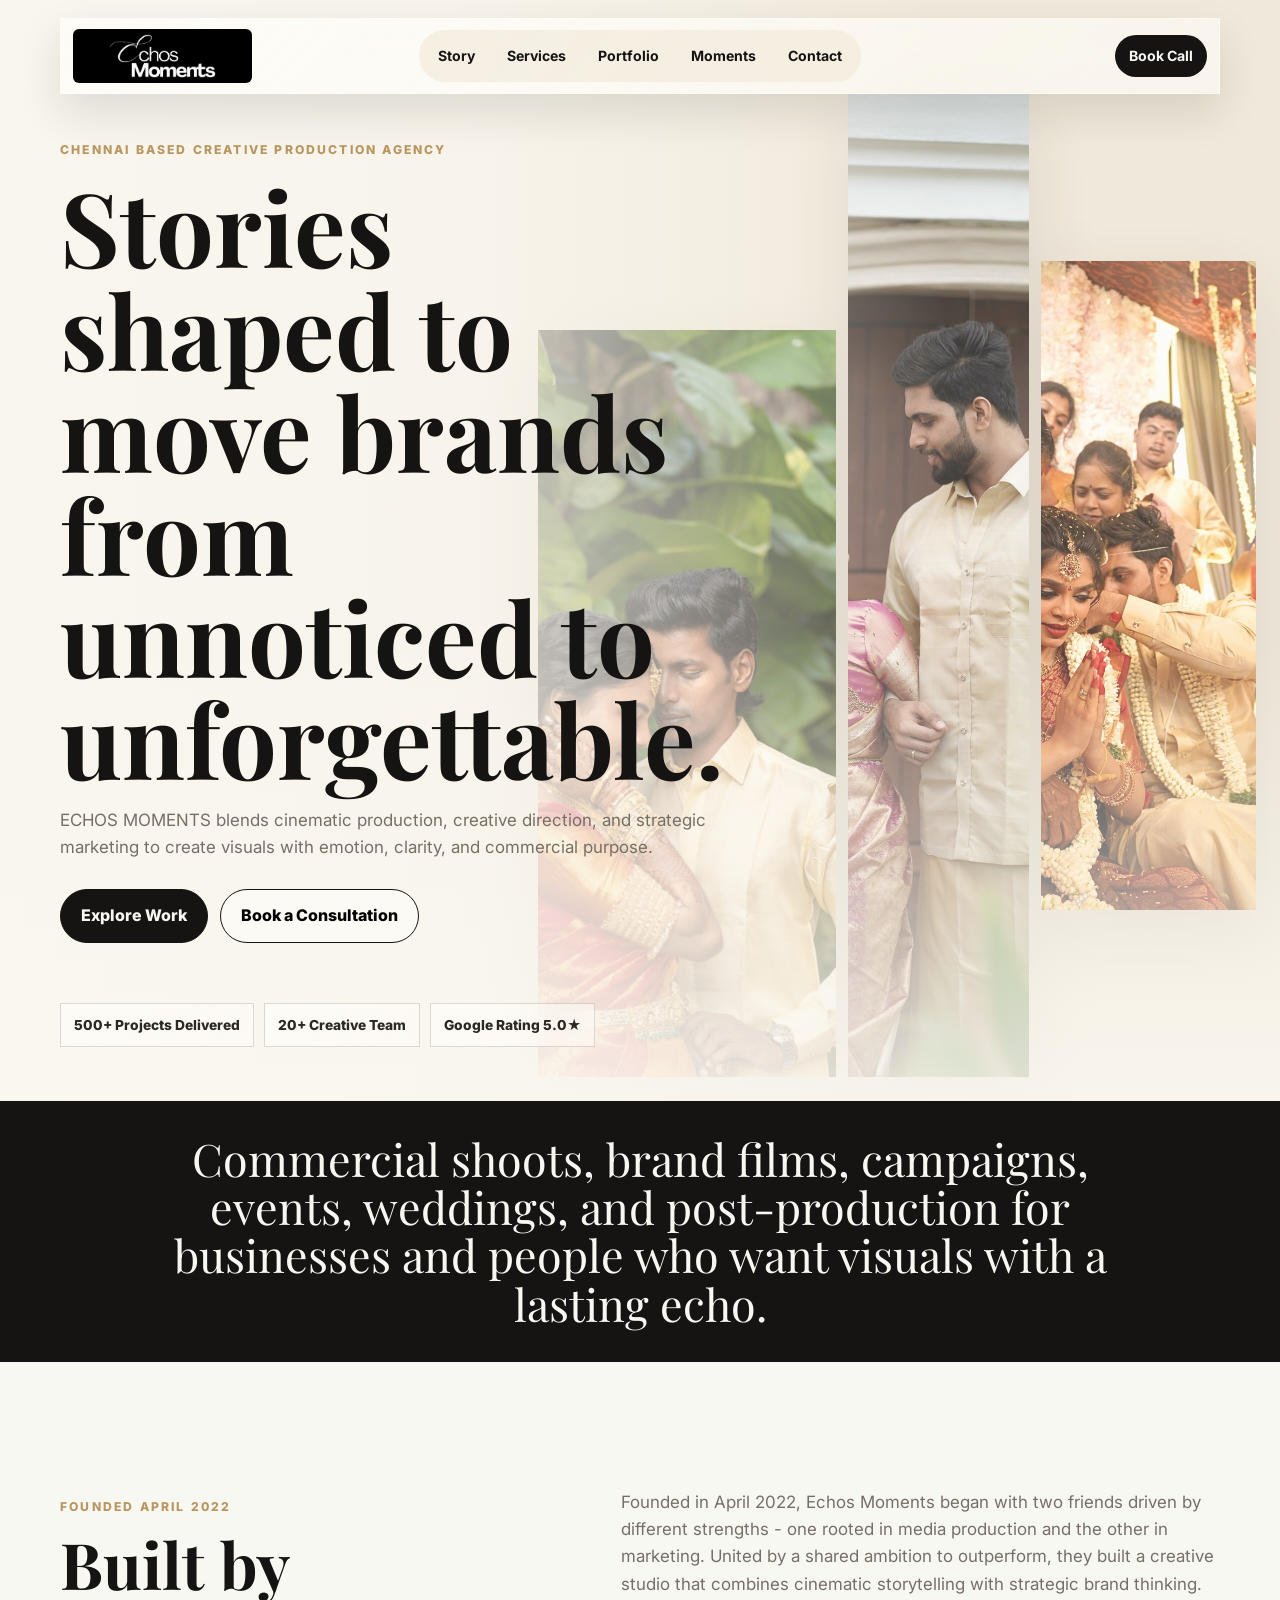
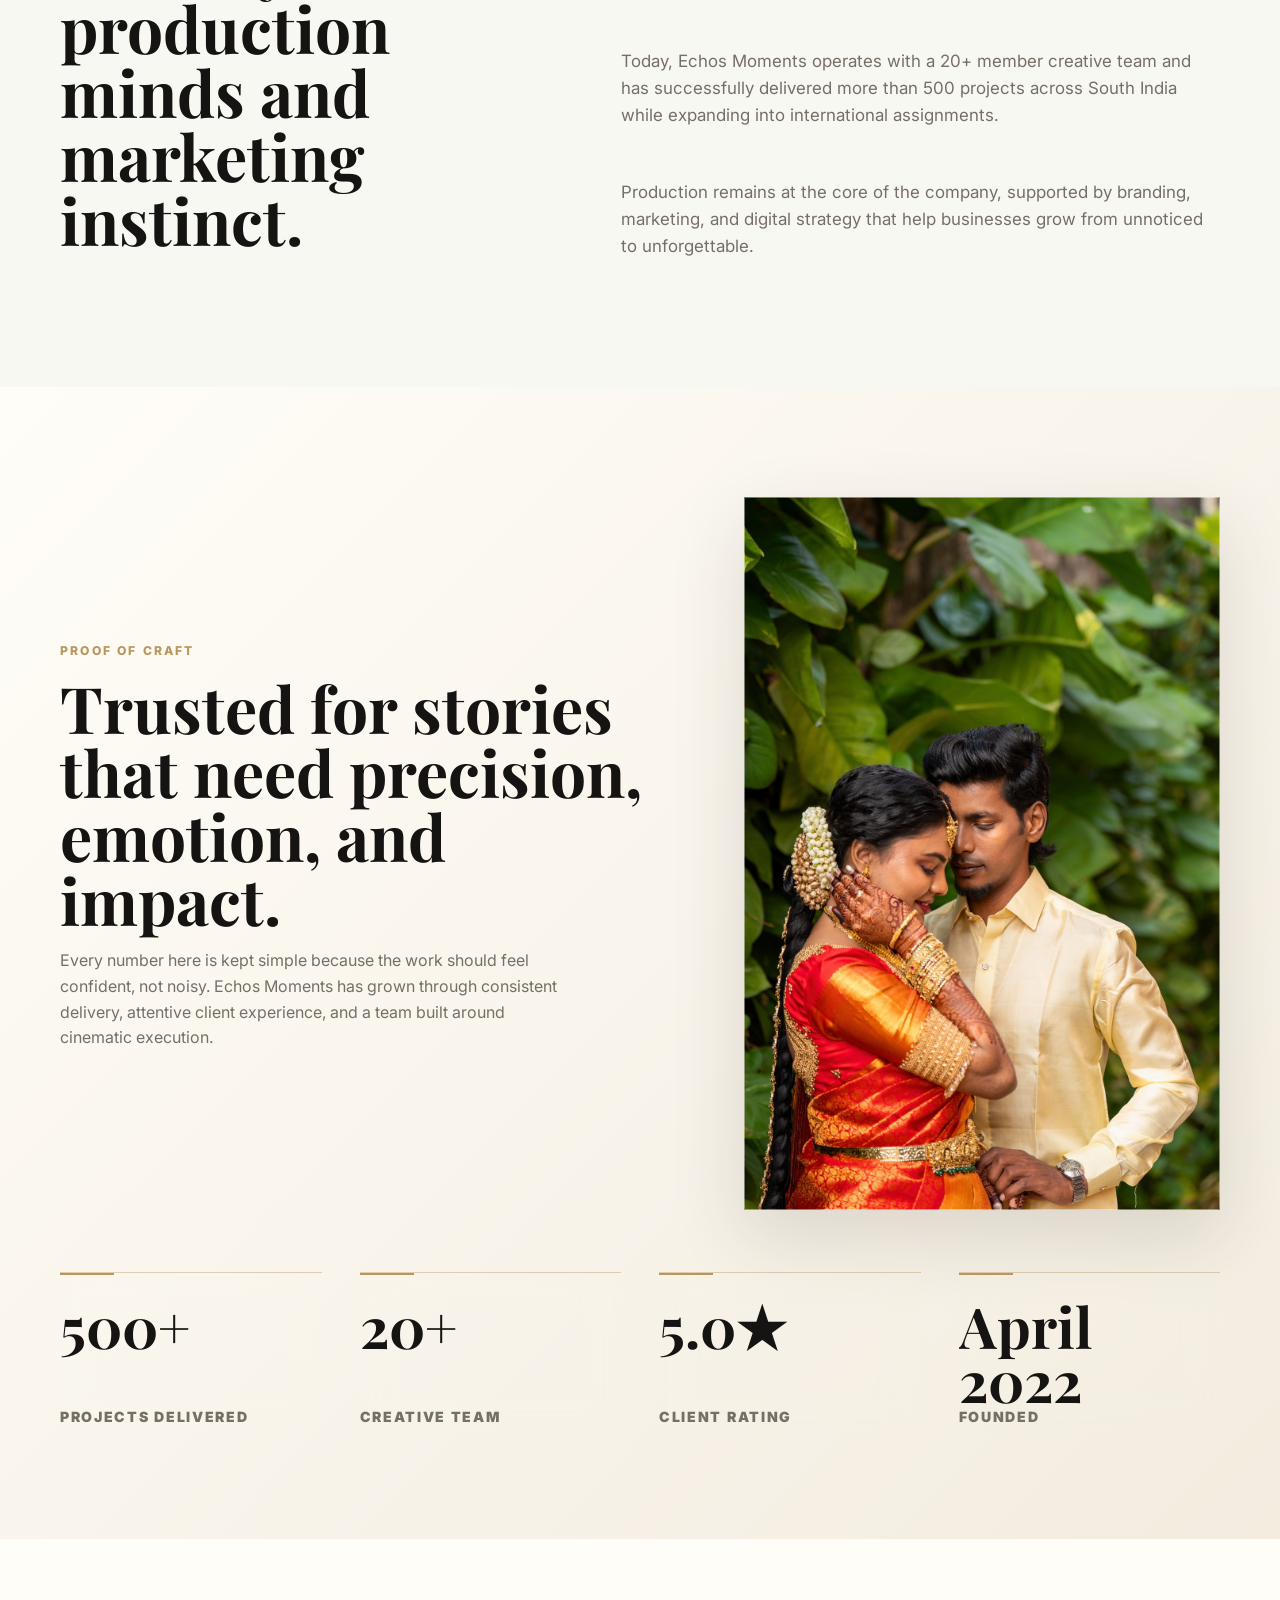
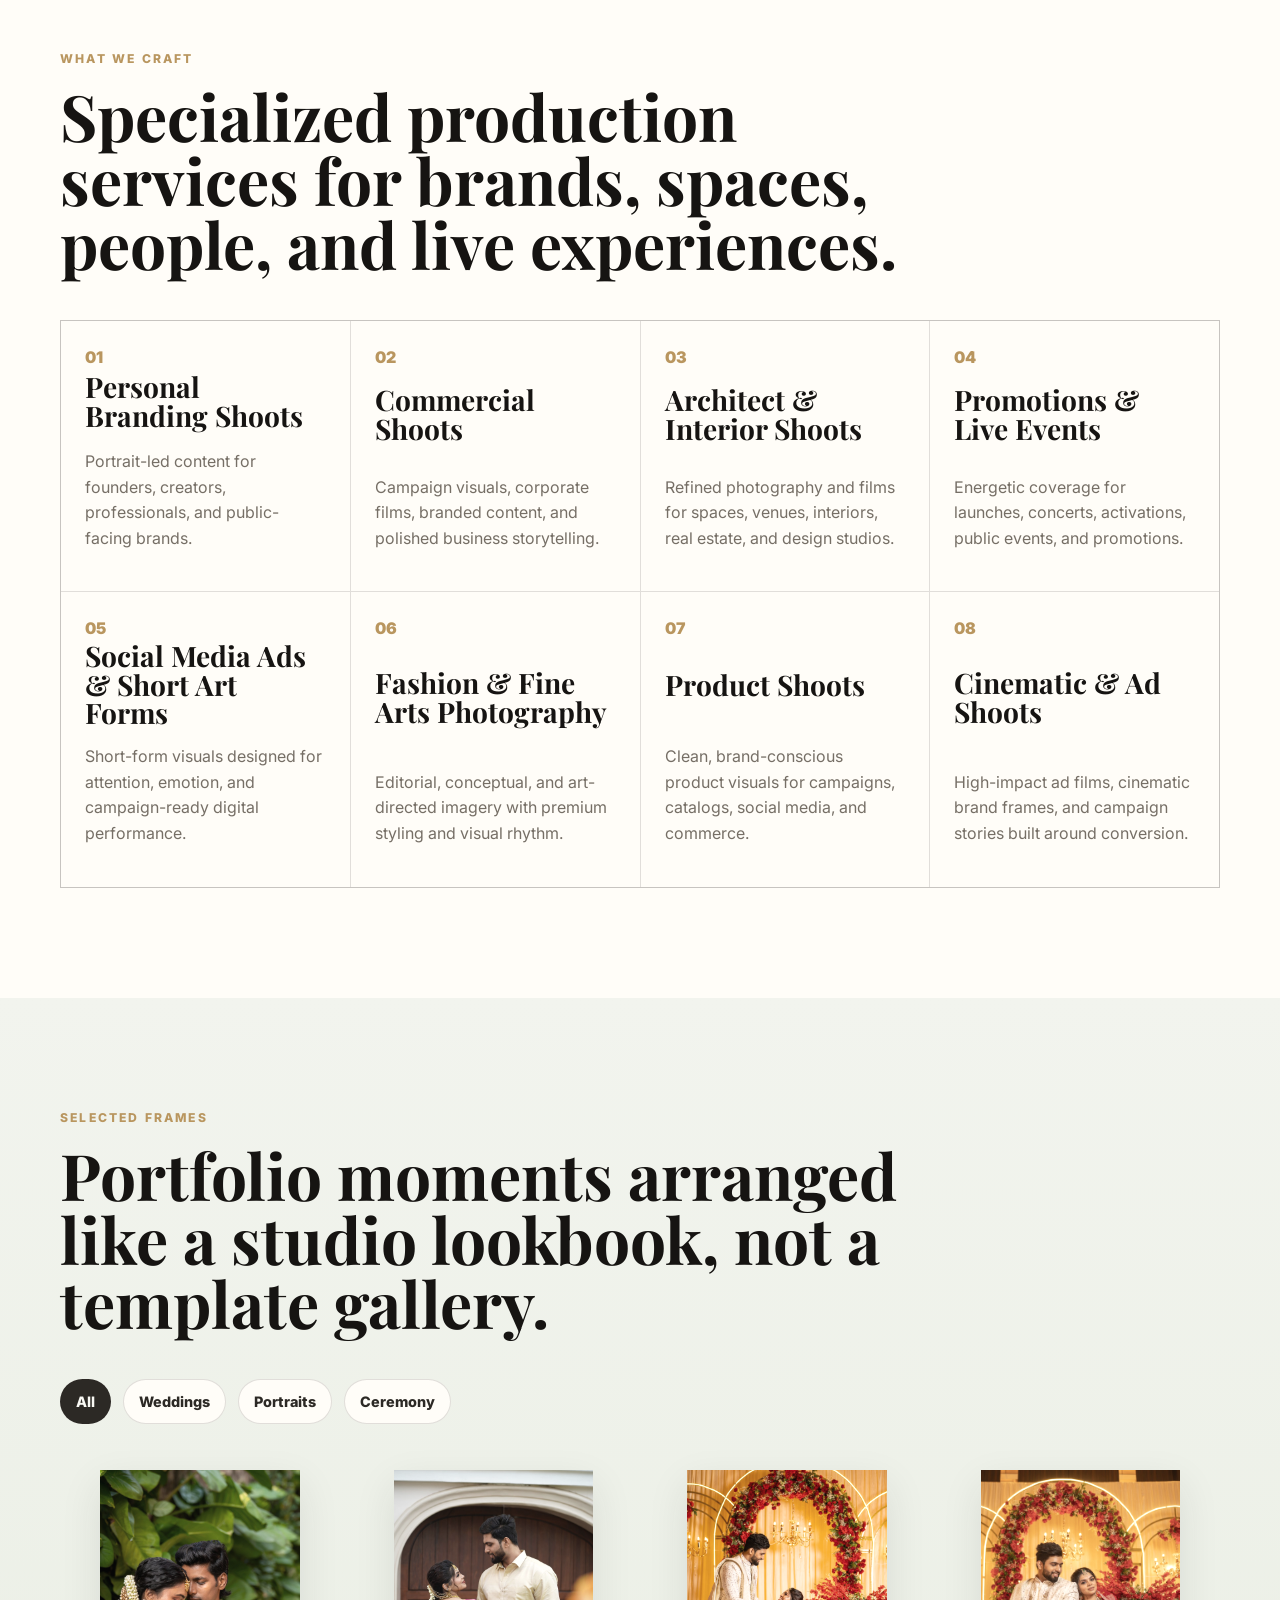
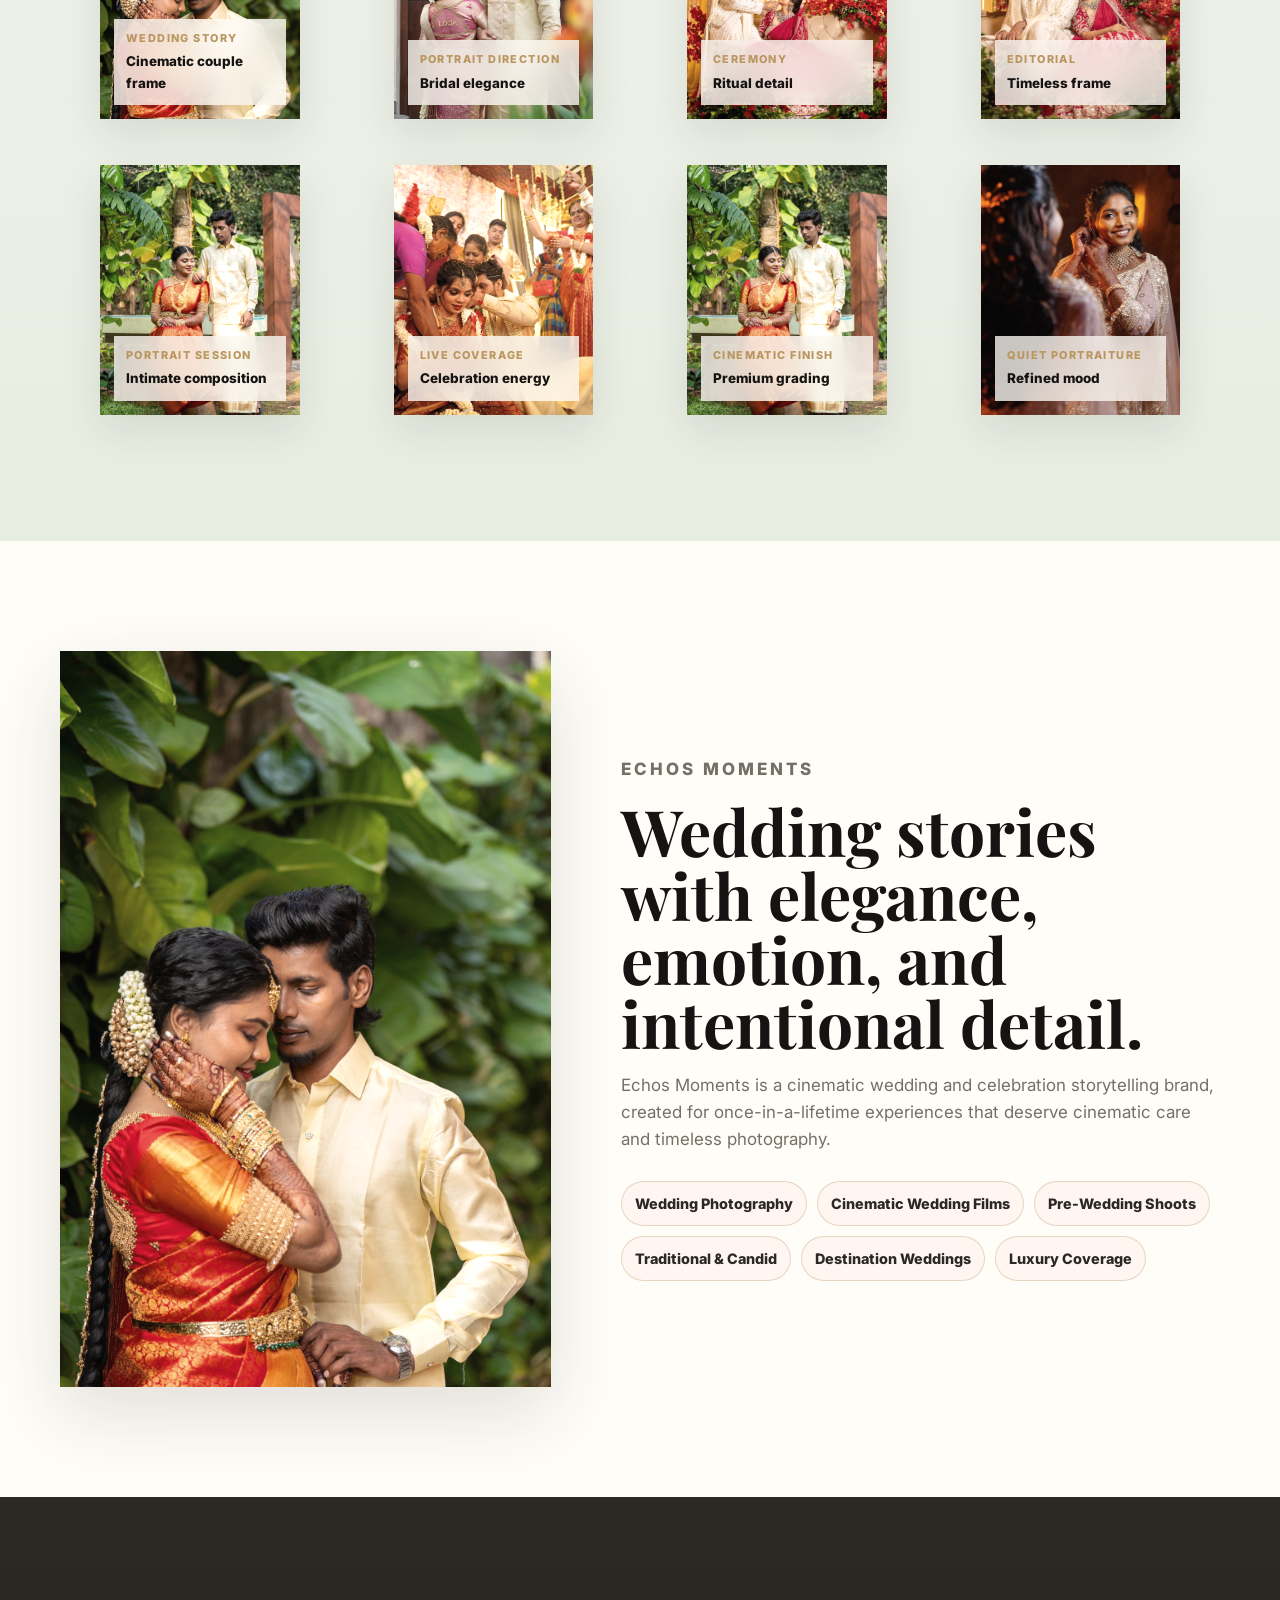
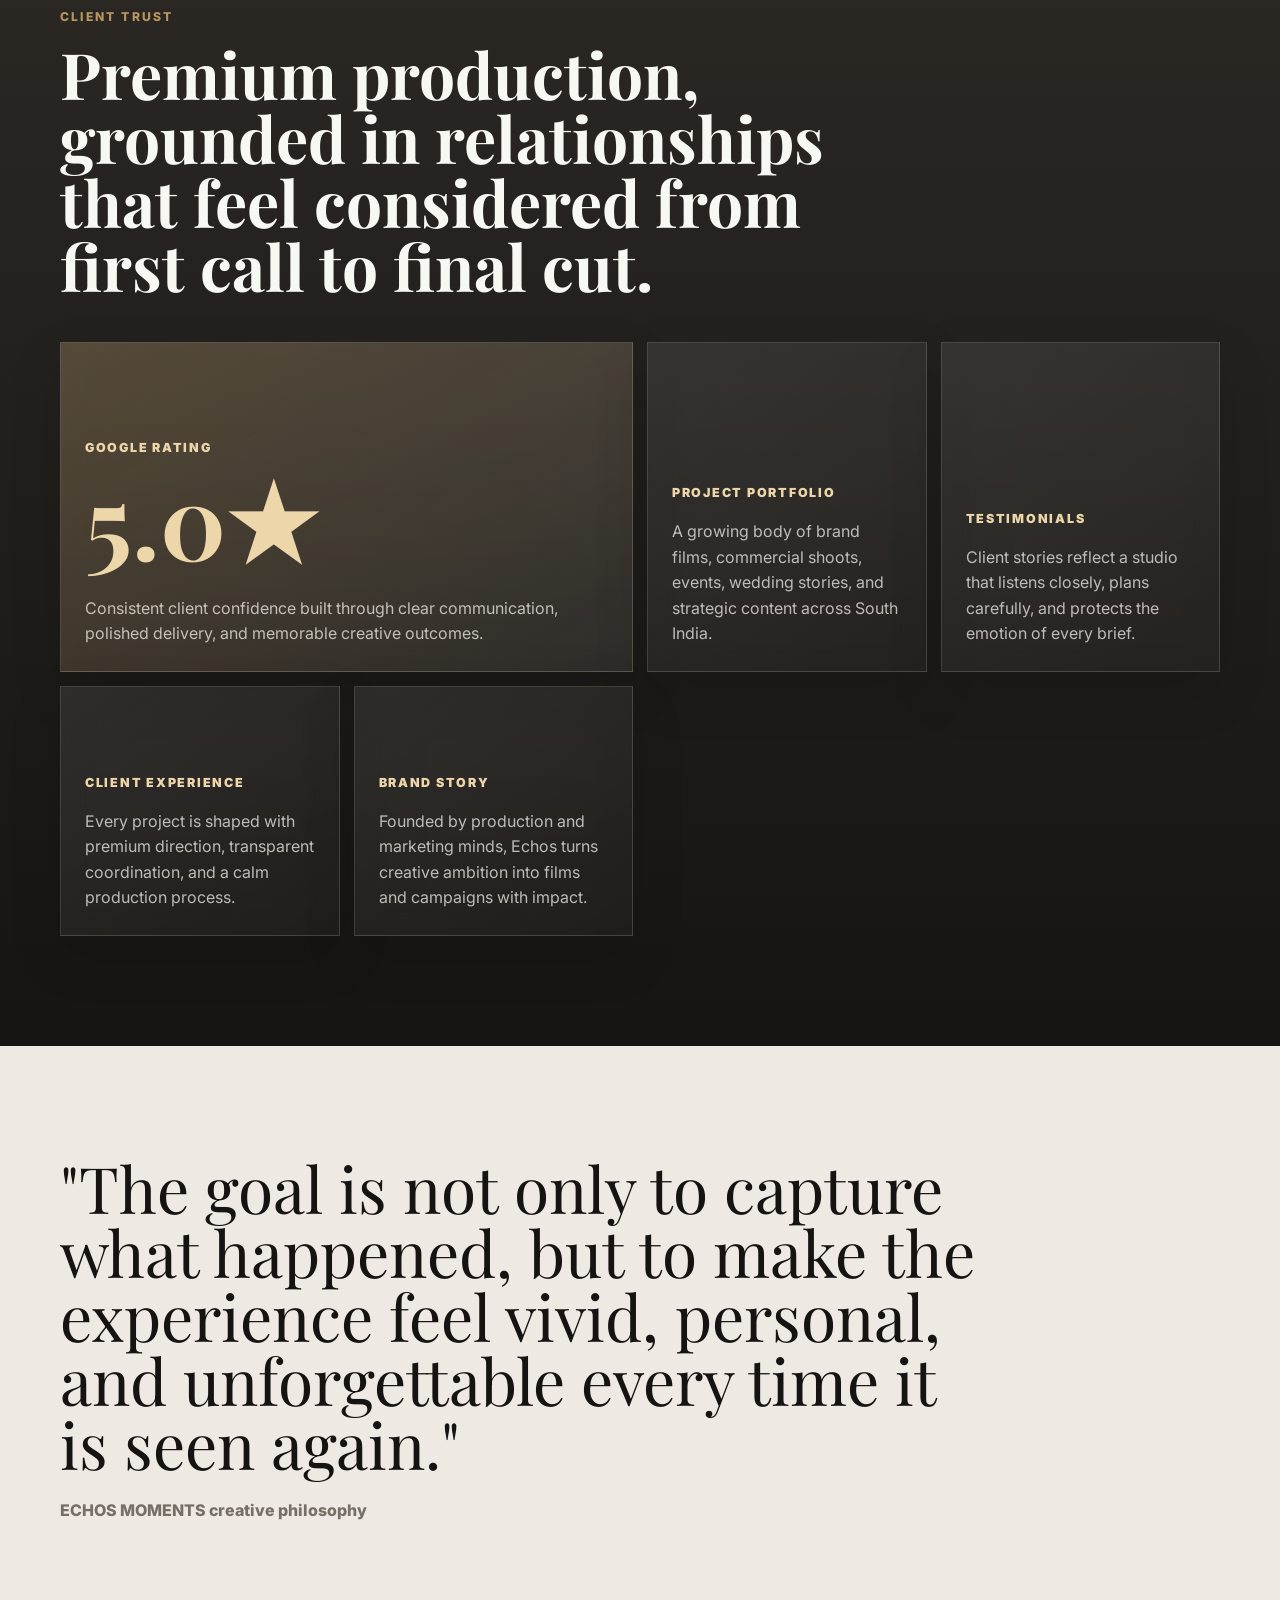
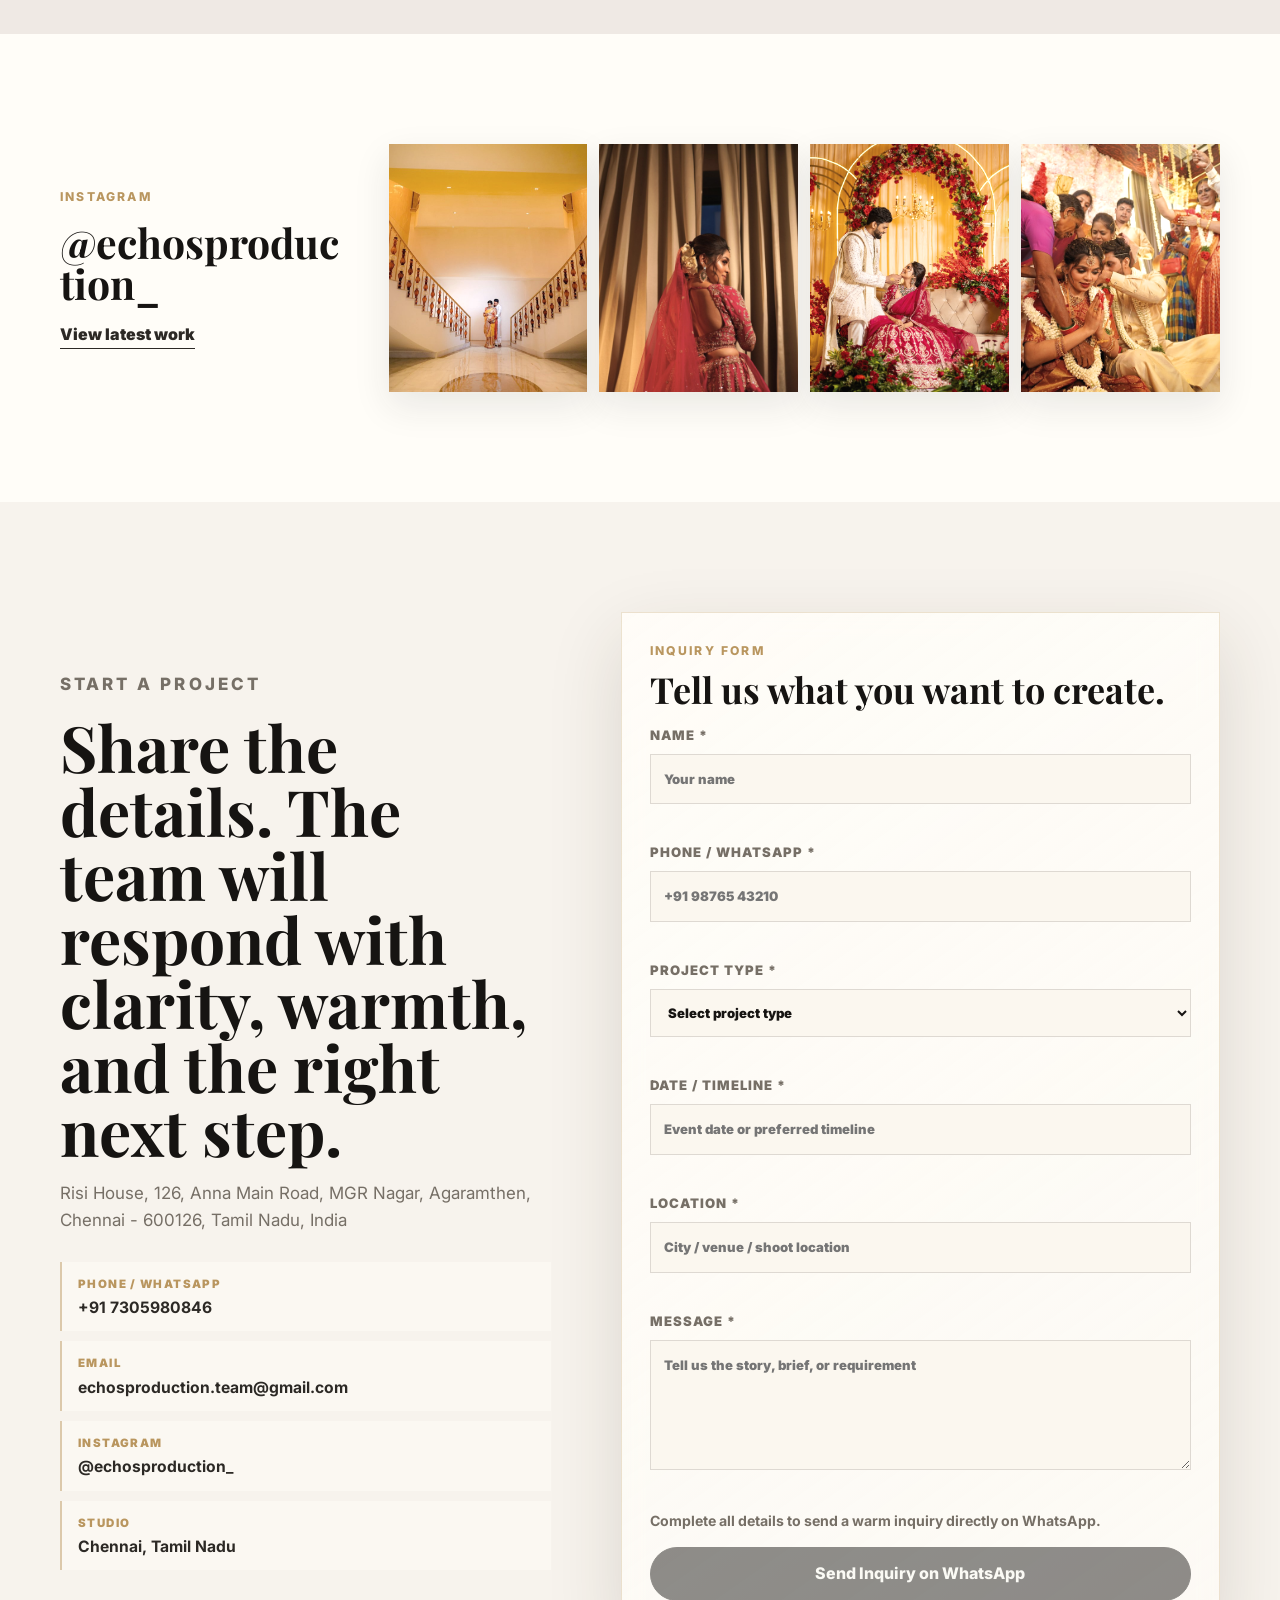
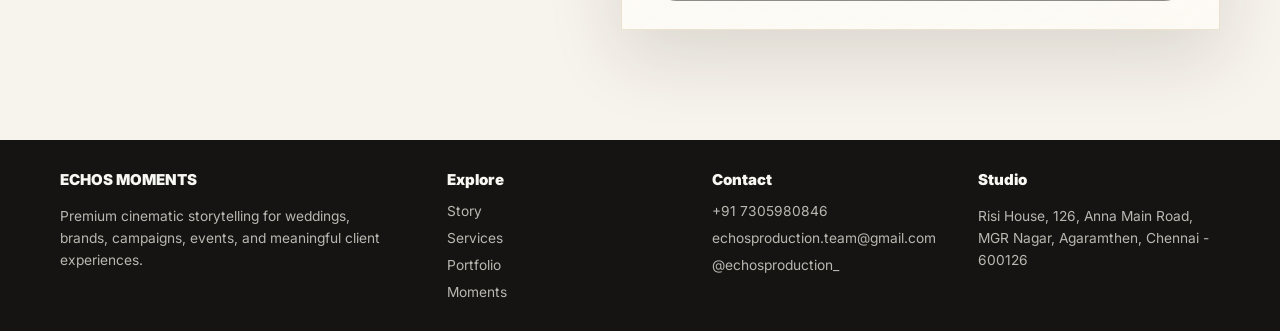
<file: index.html>
<!doctype html>
<html lang="en">
  <head>
    <meta charset="utf-8" />
    <meta name="viewport" content="width=device-width, initial-scale=1" />
    <meta
      name="description"
      content="ECHOS MOMENTS is a Chennai-based creative production and storytelling brand crafting cinematic wedding stories, commercial shoots, campaigns, events, and meaningful visual experiences."
    />
    <title>ECHOS MOMENTS | Cinematic Storytelling & Creative Production</title>
    <link rel="preconnect" href="https://fonts.googleapis.com" />
    <link rel="preconnect" href="https://fonts.gstatic.com" crossorigin />
    <link
      href="https://fonts.googleapis.com/css2?family=Inter:wght@400;500;600;700;800&family=Playfair+Display:wght@600;700;800&display=swap"
      rel="stylesheet"
    />
    <link rel="icon" type="image/x-icon" href="assets/brand/favicon.ico" />
    <link rel="icon" type="image/png" sizes="32x32" href="assets/brand/favicon-32.png" />
    <link rel="icon" type="image/png" sizes="192x192" href="assets/brand/favicon-192.png" />
    <link rel="apple-touch-icon" sizes="180x180" href="assets/brand/favicon-180.png" />
    <link rel="stylesheet" href="assets/css/styles.css" />
  </head>
  <body>
    <header class="site-header" data-header>
      <a class="brand" href="index.html" aria-label="ECHOS MOMENTS home"><img class="brand-logo" src="assets/brand/echos-moments-logo-cropped.png" alt="Echos Moments" /></a>
      <nav class="nav" aria-label="Primary navigation">
        <a href="story/">Story</a>
        <a href="services/">Services</a>
        <a href="portfolio/">Portfolio</a>
        <a href="moments/">Moments</a>
        <a href="contact/">Contact</a>
      </nav>
      <a class="header-cta" href="tel:+917305980846">Book Call</a>
    </header>

    <main id="top">
      <section class="hero" aria-labelledby="hero-title">
        <div class="hero-media" aria-hidden="true">
          <img src="assets/images/echos-moments-p08-3.jpg" alt="" />
          <img src="assets/images/echos-moments-p04-2.jpg" alt="" />
          <img src="assets/images/echos-moments-p06-2.jpg" alt="" />
        </div>
        <div class="hero-copy reveal">
          <p class="eyebrow">Chennai based creative production agency</p>
          <h1 id="hero-title">Stories shaped to move brands from unnoticed to unforgettable.</h1>
          <p>
            ECHOS MOMENTS blends cinematic production, creative direction, and strategic marketing
            to create visuals with emotion, clarity, and commercial purpose.
          </p>
          <div class="hero-actions">
            <a class="button primary" href="portfolio/">Explore Work</a>
            <button class="button secondary" type="button" data-open-inquiry>Book a Consultation</button>
          </div>
        </div>
        <aside class="hero-proof reveal" aria-label="Company highlights">
          <span>500+ Projects Delivered</span>
          <span>20+ Creative Team</span>
          <span>Google Rating 5.0★</span>
        </aside>
      </section>

      <section class="intro-band" aria-label="Agency positioning">
        <p>
          Commercial shoots, brand films, campaigns, events, weddings, and post-production for
          businesses and people who want visuals with a lasting echo.
        </p>
      </section>

      <section class="section split" id="about">
        <div class="section-kicker reveal">
          <p class="eyebrow">Founded April 2022</p>
          <h2>Built by production minds and marketing instinct.</h2>
        </div>
        <div class="story reveal">
          <p>
            Founded in April 2022, Echos Moments began with two friends driven by different
            strengths - one rooted in media production and the other in marketing. United by a shared
            ambition to outperform, they built a creative studio that combines cinematic storytelling
            with strategic brand thinking.
          </p>
          <p>
            Today, Echos Moments operates with a 20+ member creative team and has successfully
            delivered more than 500 projects across South India while expanding into international
            assignments.
          </p>
          <p>
            Production remains at the core of the company, supported by branding, marketing, and
            digital strategy that help businesses grow from unnoticed to unforgettable.
          </p>
        </div>
      </section>

      <section class="section stats-section" aria-label="Echos Moments statistics">
        <div class="stats-top">
          <div class="stats-intro reveal">
            <p class="eyebrow">Proof of craft</p>
            <h2>Trusted for stories that need precision, emotion, and impact.</h2>
            <p>
              Every number here is kept simple because the work should feel confident, not noisy.
              Echos Moments has grown through consistent delivery, attentive client experience,
              and a team built around cinematic execution.
            </p>
          </div>
          <figure class="stats-visual reveal">
            <img src="assets/images/echos-moments-p08-3.jpg" alt="Cinematic wedding moment by Echos Moments" />
          </figure>
        </div>
        <div class="stats-grid" aria-label="Company credibility">
          <article class="stat-card reveal">
            <strong>500+</strong>
            <span>Projects Delivered</span>
          </article>
          <article class="stat-card reveal">
            <strong>20+</strong>
            <span>Creative Team</span>
          </article>
          <article class="stat-card reveal">
            <strong>5.0★</strong>
            <span>Client Rating</span>
          </article>
          <article class="stat-card reveal">
            <strong>April 2022</strong>
            <span>Founded</span>
          </article>
        </div>
      </section>

      <section class="section services" id="services">
        <div class="section-heading reveal">
          <p class="eyebrow">What we craft</p>
          <h2>Specialized production services for brands, spaces, people, and live experiences.</h2>
        </div>
        <div class="service-grid">
          <a class="service-card reveal" href="services/personal-branding-shoots/">
            <span>01</span>
            <h3>Personal Branding Shoots</h3>
            <p>Portrait-led content for founders, creators, professionals, and public-facing brands.</p>
          </a>
          <a class="service-card reveal" href="services/commercial-shoots/">
            <span>02</span>
            <h3>Commercial Shoots</h3>
            <p>Campaign visuals, corporate films, branded content, and polished business storytelling.</p>
          </a>
          <a class="service-card reveal" href="services/architect-interior-shoots/">
            <span>03</span>
            <h3>Architect & Interior Shoots</h3>
            <p>Refined photography and films for spaces, venues, interiors, real estate, and design studios.</p>
          </a>
          <a class="service-card reveal" href="services/promotions-live-events/">
            <span>04</span>
            <h3>Promotions & Live Events</h3>
            <p>Energetic coverage for launches, concerts, activations, public events, and promotions.</p>
          </a>
          <a class="service-card reveal" href="services/social-media-ads-short-art-forms/">
            <span>05</span>
            <h3>Social Media Ads & Short Art Forms</h3>
            <p>Short-form visuals designed for attention, emotion, and campaign-ready digital performance.</p>
          </a>
          <a class="service-card reveal" href="services/fashion-fine-arts-photography/">
            <span>06</span>
            <h3>Fashion & Fine Arts Photography</h3>
            <p>Editorial, conceptual, and art-directed imagery with premium styling and visual rhythm.</p>
          </a>
          <a class="service-card reveal" href="services/product-shoots/">
            <span>07</span>
            <h3>Product Shoots</h3>
            <p>Clean, brand-conscious product visuals for campaigns, catalogs, social media, and commerce.</p>
          </a>
          <a class="service-card reveal" href="services/cinematic-ad-shoots/">
            <span>08</span>
            <h3>Cinematic & Ad Shoots</h3>
            <p>High-impact ad films, cinematic brand frames, and campaign stories built around conversion.</p>
          </a>
        </div>
      </section>

      <section class="section portfolio" id="portfolio">
        <div class="section-heading reveal">
          <p class="eyebrow">Selected frames</p>
          <h2>Portfolio moments arranged like a studio lookbook, not a template gallery.</h2>
        </div>
        <div class="filter-row" aria-label="Portfolio categories">
          <button class="filter active" data-filter="all">All</button>
          <button class="filter" data-filter="wedding">Weddings</button>
          <button class="filter" data-filter="portrait">Portraits</button>
          <button class="filter" data-filter="ceremony">Ceremony</button>
        </div>
        <div class="portfolio-grid" data-gallery>
          <figure class="portfolio-item reveal" data-category="wedding">
            <img src="assets/images/echos-moments-p08-3.jpg" alt="Cinematic wedding portrait from the Echos Moments portfolio" loading="lazy" />
            <figcaption><span>Wedding Story</span> Cinematic couple frame</figcaption>
          </figure>
          <figure class="portfolio-item reveal" data-category="portrait">
            <img src="assets/images/echos-moments-p04-2.jpg" alt="Bride portrait from the Echos Moments portfolio" loading="lazy" />
            <figcaption><span>Portrait Direction</span> Bridal elegance</figcaption>
          </figure>
          <figure class="portfolio-item reveal" data-category="ceremony">
            <img src="assets/images/echos-moments-p04-4.jpg" alt="Ceremony image from the Echos Moments portfolio" loading="lazy" />
            <figcaption><span>Ceremony</span> Ritual detail</figcaption>
          </figure>
          <figure class="portfolio-item reveal" data-category="wedding">
            <img src="assets/images/echos-moments-p05-1.jpg" alt="Wedding couple scene from the Echos Moments portfolio" loading="lazy" />
            <figcaption><span>Editorial</span> Timeless frame</figcaption>
          </figure>
          <figure class="portfolio-item reveal" data-category="portrait">
            <img src="assets/images/echos-moments-p08-2.jpg" alt="Couple portrait session from the Echos Moments portfolio" loading="lazy" />
            <figcaption><span>Portrait Session</span> Intimate composition</figcaption>
          </figure>
          <figure class="portfolio-item reveal" data-category="ceremony">
            <img src="assets/images/echos-moments-p06-2.jpg" alt="Wedding celebration from the Echos Moments portfolio" loading="lazy" />
            <figcaption><span>Live Coverage</span> Celebration energy</figcaption>
          </figure>
          <figure class="portfolio-item reveal" data-category="wedding">
            <img src="assets/images/echos-moments-p08-2.jpg" alt="Cinematic wedding image from the Echos Moments portfolio" loading="lazy" />
            <figcaption><span>Cinematic Finish</span> Premium grading</figcaption>
          </figure>
          <figure class="portfolio-item reveal" data-category="portrait">
            <img src="assets/images/echos-moments-p01-3.jpg" alt="Portrait from the Echos Moments portfolio" loading="lazy" />
            <figcaption><span>Quiet Portraiture</span> Refined mood</figcaption>
          </figure>
        </div>
      </section>

      <section class="moments" id="moments">
        <div class="moments-image reveal">
          <img src="assets/images/echos-moments-p08-3.jpg" alt="Luxury wedding portrait by Echos Moments" loading="lazy" />
        </div>
        <div class="moments-copy reveal">
          <p class="eyebrow">ECHOS MOMENTS</p>
          <h2>Wedding stories with elegance, emotion, and intentional detail.</h2>
          <p>
            Echos Moments is a cinematic wedding and celebration storytelling brand, created for
            once-in-a-lifetime experiences that deserve cinematic care and timeless photography.
          </p>
          <div class="tag-cloud" aria-label="Echos Moments services">
            <span>Wedding Photography</span>
            <span>Cinematic Wedding Films</span>
            <span>Pre-Wedding Shoots</span>
            <span>Traditional & Candid</span>
            <span>Destination Weddings</span>
            <span>Luxury Coverage</span>
          </div>
        </div>
      </section>

      <section class="section trust-section" aria-label="Client trust">
        <div class="section-heading reveal">
          <p class="eyebrow">Client trust</p>
          <h2>Premium production, grounded in relationships that feel considered from first call to final cut.</h2>
        </div>
        <div class="trust-grid">
          <article class="trust-card feature reveal">
            <span>Google Rating</span>
            <strong>5.0★</strong>
            <p>Consistent client confidence built through clear communication, polished delivery, and memorable creative outcomes.</p>
          </article>
          <article class="trust-card reveal">
            <span>Project Portfolio</span>
            <p>A growing body of brand films, commercial shoots, events, wedding stories, and strategic content across South India.</p>
          </article>
          <article class="trust-card reveal">
            <span>Testimonials</span>
            <p>Client stories reflect a studio that listens closely, plans carefully, and protects the emotion of every brief.</p>
          </article>
          <article class="trust-card reveal">
            <span>Client Experience</span>
            <p>Every project is shaped with premium direction, transparent coordination, and a calm production process.</p>
          </article>
          <article class="trust-card reveal">
            <span>Brand Story</span>
            <p>Founded by production and marketing minds, Echos turns creative ambition into films and campaigns with impact.</p>
          </article>
        </div>
      </section>

      <section class="section testimonials">
        <div class="quote reveal">
          <p>
            "The goal is not only to capture what happened, but to make the experience feel vivid,
            personal, and unforgettable every time it is seen again."
          </p>
          <span>ECHOS MOMENTS creative philosophy</span>
        </div>
      </section>

      <section class="instagram" aria-label="Instagram preview">
        <div class="instagram-copy reveal">
          <p class="eyebrow">Instagram</p>
          <h2>@echosproduction_</h2>
          <a href="https://www.instagram.com/echosproduction_/">View latest work</a>
        </div>
        <div class="instagram-strip reveal">
          <img src="assets/images/echos-moments-p01-1.jpg" alt="Instagram preview frame from Echos portfolio" loading="lazy" />
          <img src="assets/images/echos-moments-p03-1.jpg" alt="Instagram preview frame from Echos portfolio" loading="lazy" />
          <img src="assets/images/echos-moments-p04-4.jpg" alt="Instagram preview frame from Echos portfolio" loading="lazy" />
          <img src="assets/images/echos-moments-p06-2.jpg" alt="Instagram preview frame from Echos portfolio" loading="lazy" />
        </div>
      </section>

      <section class="contact" id="contact">
        <div class="contact-copy reveal">
          <p class="eyebrow">Start a project</p>
          <h2>Share the details. The team will respond with clarity, warmth, and the right next step.</h2>
          <p>
            Risi House, 126, Anna Main Road, MGR Nagar, Agaramthen, Chennai - 600126,
            Tamil Nadu, India
          </p>
          <div class="contact-panel" aria-label="Contact information">
            <a href="tel:+917305980846">
              <span>Phone / WhatsApp</span>
              <strong>+91 7305980846</strong>
            </a>
            <a href="mailto:echosproduction.team@gmail.com">
              <span>Email</span>
              <strong>echosproduction.team@gmail.com</strong>
            </a>
            <a href="https://www.instagram.com/echosproduction_/">
              <span>Instagram</span>
              <strong>@echosproduction_</strong>
            </a>
            <div>
              <span>Studio</span>
              <strong>Chennai, Tamil Nadu</strong>
            </div>
          </div>
        </div>
        <form class="inquiry reveal" data-inquiry-form novalidate>
          <div class="form-heading">
            <p class="eyebrow">Inquiry form</p>
            <h3>Tell us what you want to create.</h3>
          </div>
          <label>
            Name *
            <input type="text" name="name" placeholder="Your name" autocomplete="name" required />
            <small data-error-for="name"></small>
          </label>
          <label>
            Phone / WhatsApp *
            <input type="tel" name="phone" placeholder="+91 98765 43210" autocomplete="tel" required />
            <small data-error-for="phone"></small>
          </label>
          <label>
            Project Type *
            <select name="project" required>
              <option value="">Select project type</option>
              <option>Personal Branding Shoots</option>
              <option>Commercial Shoots</option>
              <option>Architect & Interior Shoots</option>
              <option>Promotions & Live Events</option>
              <option>Social Media Ads & Short Art Forms</option>
              <option>Fashion & Fine Arts Photography</option>
              <option>Product Shoots</option>
              <option>Cinematic & Ad Shoots</option>
              <option>Wedding / Echos Moments</option>
            </select>
            <small data-error-for="project"></small>
          </label>
          <label>
            Date / Timeline *
            <input type="text" name="timeline" placeholder="Event date or preferred timeline" required />
            <small data-error-for="timeline"></small>
          </label>
          <label>
            Location *
            <input type="text" name="location" placeholder="City / venue / shoot location" required />
            <small data-error-for="location"></small>
          </label>
          <label>
            Message *
            <textarea name="message" placeholder="Tell us the story, brief, or requirement" required></textarea>
            <small data-error-for="message"></small>
          </label>
          <p class="form-status" data-form-status>
            Complete all details to send a warm inquiry directly on WhatsApp.
          </p>
          <button class="button primary full" type="submit" data-submit-inquiry disabled>
            Send Inquiry on WhatsApp
          </button>
        </form>
      </section>
    </main>

    <div class="inquiry-modal" data-inquiry-modal hidden>
      <div class="modal-backdrop" data-close-inquiry></div>
      <section class="modal-dialog" role="dialog" aria-modal="true" aria-labelledby="popup-title">
        <button class="modal-close" type="button" aria-label="Close inquiry form" data-close-inquiry>×</button>
        <form class="inquiry modal-form" data-inquiry-form novalidate>
          <div class="form-heading">
            <p class="eyebrow">Project inquiry</p>
            <h3 id="popup-title">Start your production conversation.</h3>
          </div>
          <label>
            Name *
            <input type="text" name="name" placeholder="Your name" autocomplete="name" required />
            <small data-error-for="name"></small>
          </label>
          <label>
            Phone / WhatsApp *
            <input type="tel" name="phone" placeholder="+91 98765 43210" autocomplete="tel" required />
            <small data-error-for="phone"></small>
          </label>
          <label>
            Project Type *
            <select name="project" required>
              <option value="">Select project type</option>
              <option>Personal Branding Shoots</option>
              <option>Commercial Shoots</option>
              <option>Architect & Interior Shoots</option>
              <option>Promotions & Live Events</option>
              <option>Social Media Ads & Short Art Forms</option>
              <option>Fashion & Fine Arts Photography</option>
              <option>Product Shoots</option>
              <option>Cinematic & Ad Shoots</option>
              <option>Wedding / Echos Moments</option>
            </select>
            <small data-error-for="project"></small>
          </label>
          <label>
            Date / Timeline *
            <input type="text" name="timeline" placeholder="Event date or preferred timeline" required />
            <small data-error-for="timeline"></small>
          </label>
          <label>
            Location *
            <input type="text" name="location" placeholder="City / venue / shoot location" required />
            <small data-error-for="location"></small>
          </label>
          <label>
            Message *
            <textarea name="message" placeholder="Tell us the story, brief, or requirement" required></textarea>
            <small data-error-for="message"></small>
          </label>
          <p class="form-status" data-form-status>
            Complete all details to send a warm inquiry directly on WhatsApp.
          </p>
          <button class="button primary full" type="submit" data-submit-inquiry disabled>
            Send Inquiry on WhatsApp
          </button>
        </form>
      </section>
    </div>

    <footer class="footer">
      <div class="footer-brand">
        <strong>ECHOS MOMENTS</strong>
        <p>Premium cinematic storytelling for weddings, brands, campaigns, events, and meaningful client experiences.</p>
      </div>
      <div>
        <strong>Explore</strong>
        <a href="story/">Story</a>
        <a href="services/">Services</a>
        <a href="portfolio/">Portfolio</a>
        <a href="moments/">Moments</a>
      </div>
      <div>
        <strong>Contact</strong>
        <a href="tel:+917305980846">+91 7305980846</a>
        <a href="mailto:echosproduction.team@gmail.com">echosproduction.team@gmail.com</a>
        <a href="https://www.instagram.com/echosproduction_/">@echosproduction_</a>
      </div>
      <div>
        <strong>Studio</strong>
        <p>Risi House, 126, Anna Main Road, MGR Nagar, Agaramthen, Chennai - 600126</p>
      </div>
    </footer>

    <script src="assets/js/main.js"></script>
  </body>
</html>
</file>
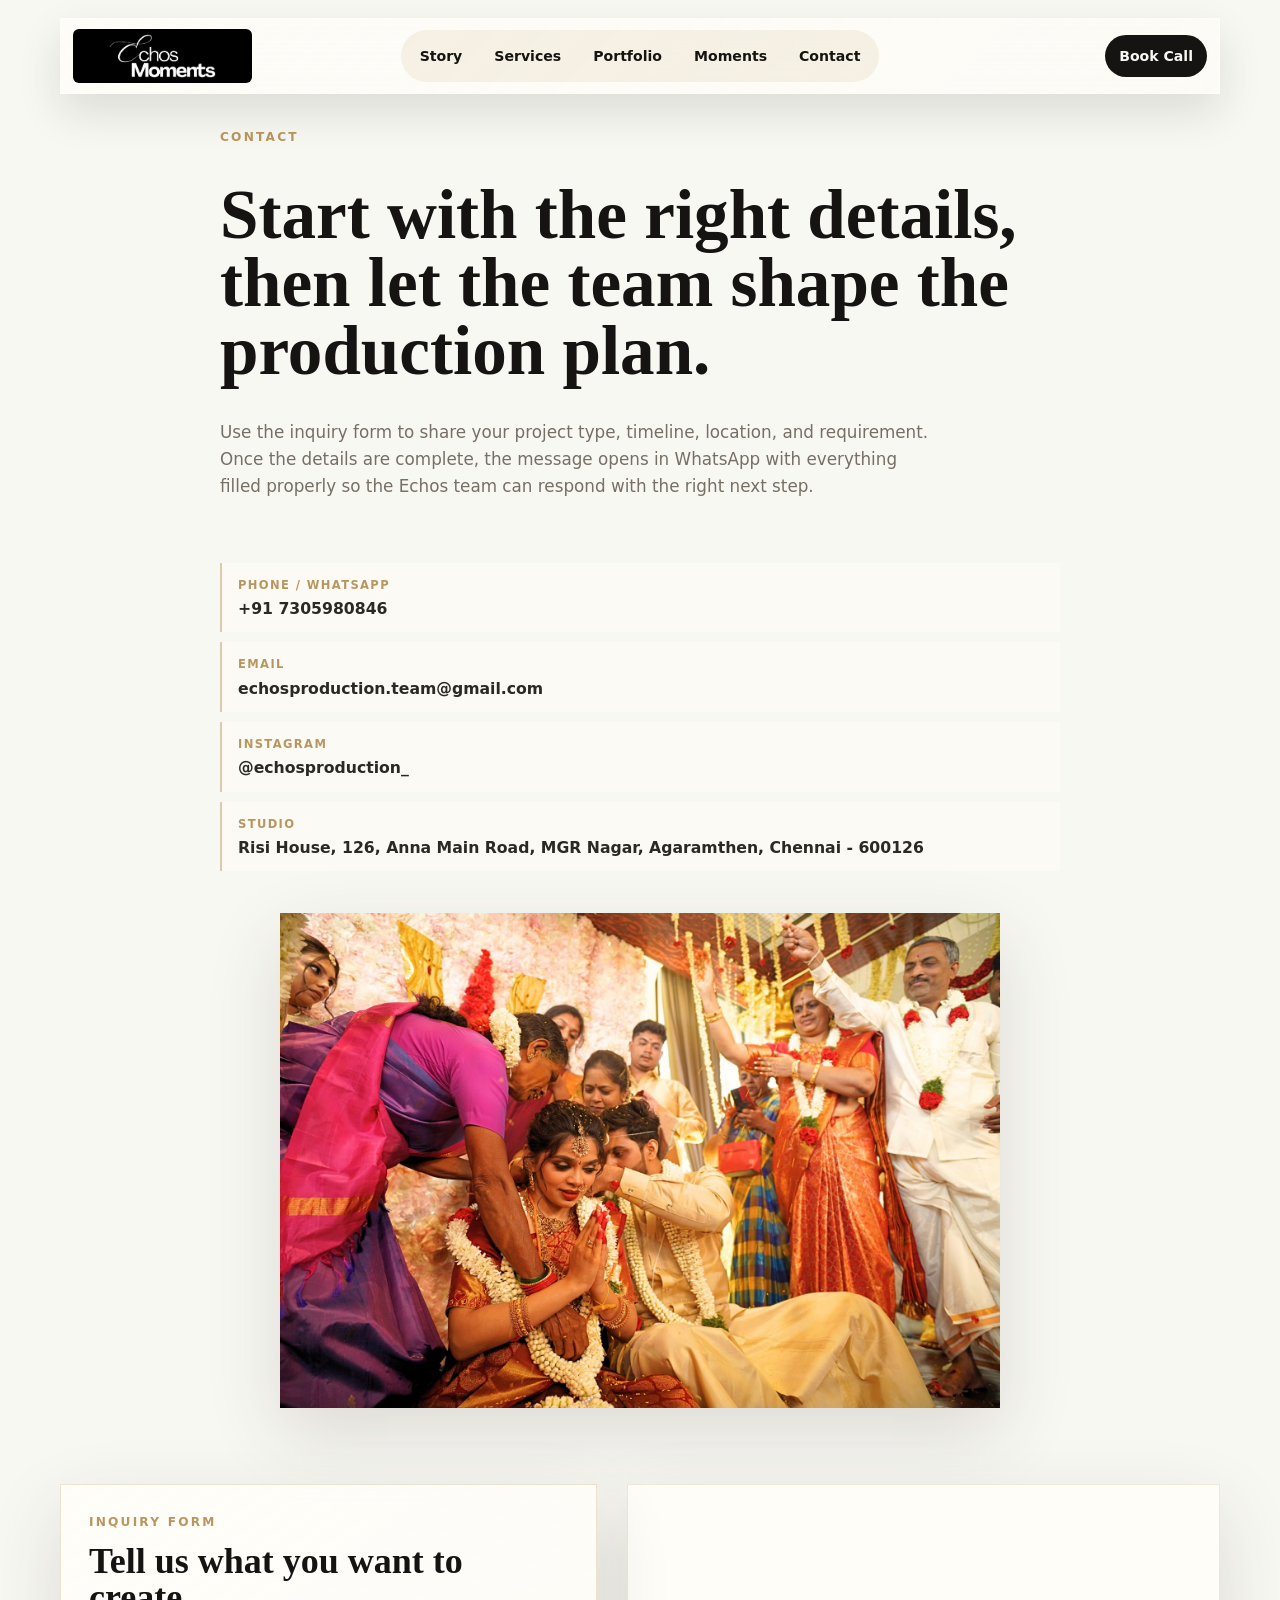
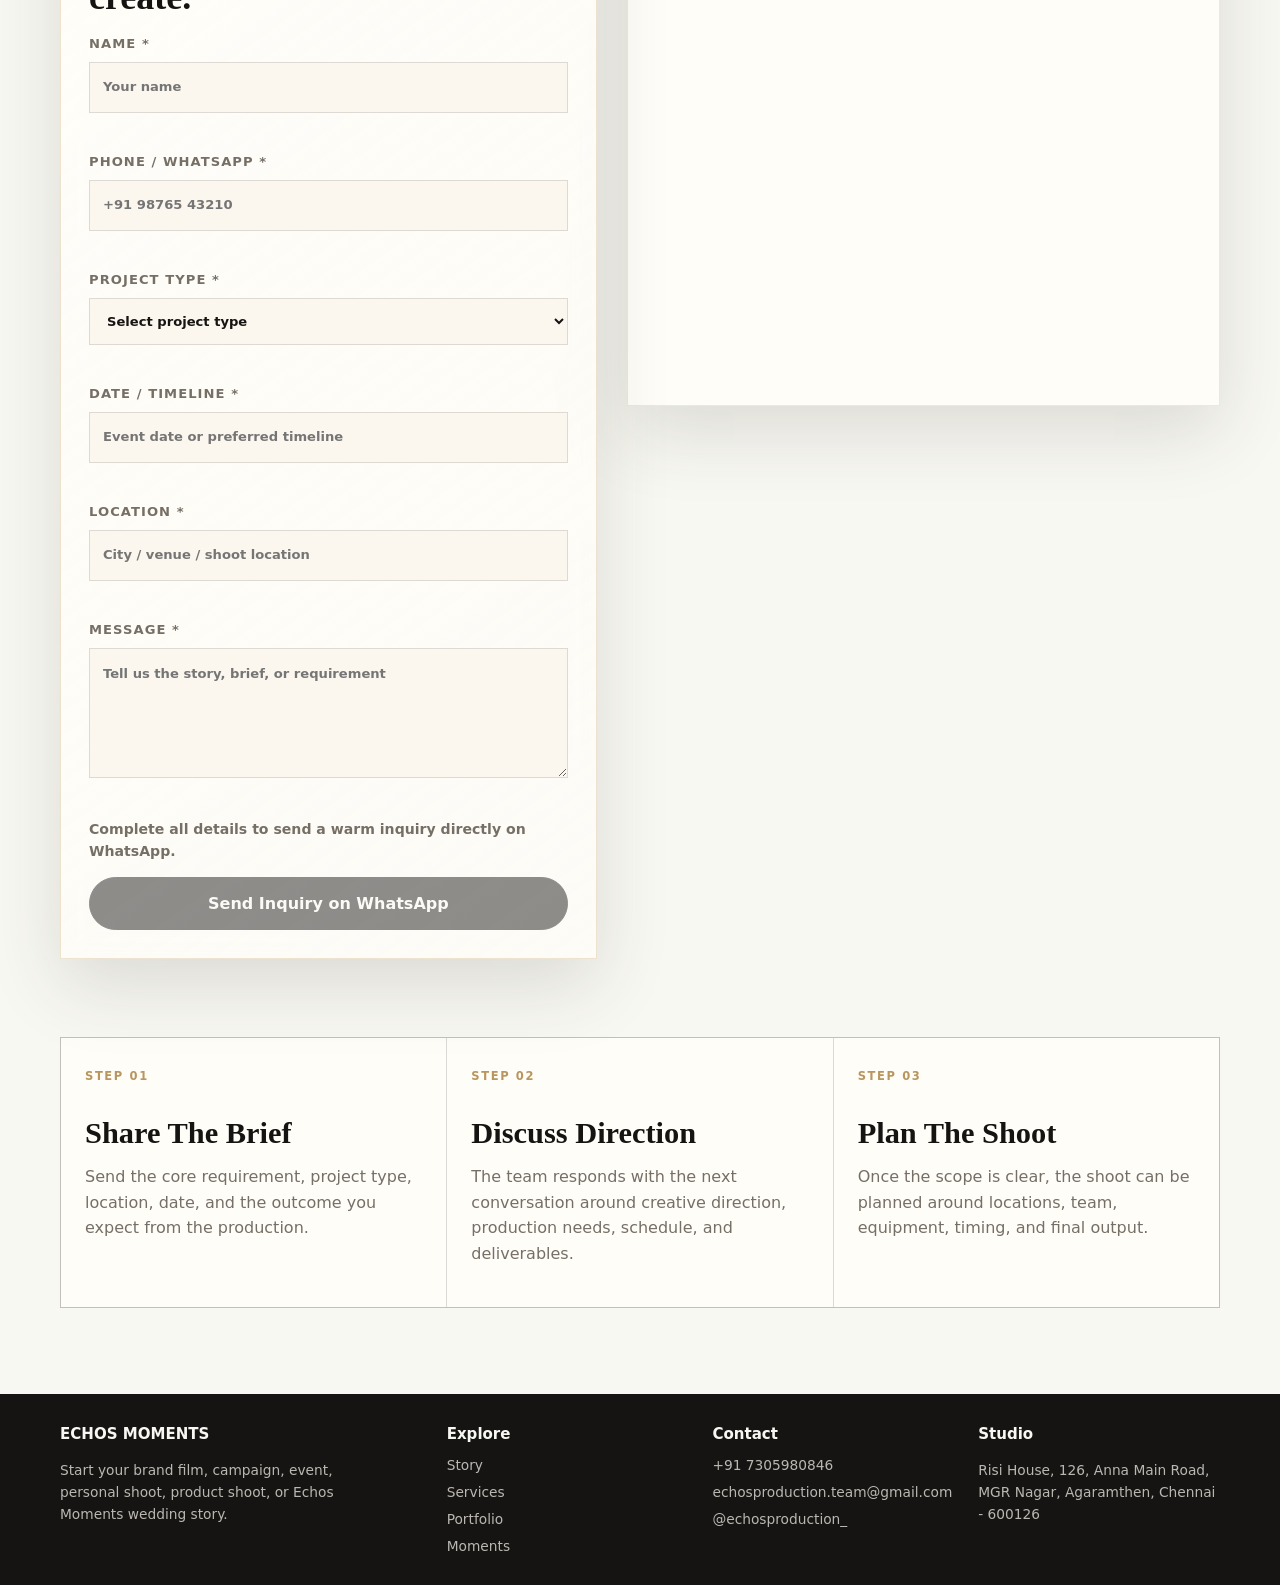
<file: contact/index.html>
<!doctype html>
<html lang="en">
  <head>
    <meta charset="utf-8" />
    <meta name="viewport" content="width=device-width, initial-scale=1" />
    <title>Contact | ECHOS MOMENTS</title>
    <link rel="icon" type="image/x-icon" href="../assets/brand/favicon.ico" />
    <link rel="icon" type="image/png" sizes="32x32" href="../assets/brand/favicon-32.png" />
    <link rel="icon" type="image/png" sizes="192x192" href="../assets/brand/favicon-192.png" />
    <link rel="apple-touch-icon" sizes="180x180" href="../assets/brand/favicon-180.png" />
    <link rel="stylesheet" href="../assets/css/styles.css" />
  </head>
  <body class="page-shell">
    <header class="site-header" data-header>
      <a class="brand" href="../index.html" aria-label="ECHOS MOMENTS home"><img class="brand-logo" src="../assets/brand/echos-moments-logo-cropped.png" alt="Echos Moments" /></a>
      <nav class="nav" aria-label="Primary navigation"><a href="../story/">Story</a><a href="../services/">Services</a><a href="../portfolio/">Portfolio</a><a href="../moments/">Moments</a><a href="../contact/">Contact</a></nav>
      <a class="header-cta" href="tel:+917305980846">Book Call</a>
    </header>
    <main class="page-main">
      <section class="page-hero">
        <div class="page-hero-copy">
          <p class="eyebrow">Contact</p>
          <h1>Start with the right details, then let the team shape the production plan.</h1>
          <p>Use the inquiry form to share your project type, timeline, location, and requirement. Once the details are complete, the message opens in WhatsApp with everything filled properly so the Echos team can respond with the right next step.</p>
          <div class="contact-panel" aria-label="Contact information">
            <a href="tel:+917305980846"><span>Phone / WhatsApp</span><strong>+91 7305980846</strong></a>
            <a href="mailto:echosproduction.team@gmail.com"><span>Email</span><strong>echosproduction.team@gmail.com</strong></a>
            <a href="https://www.instagram.com/echosproduction_/"><span>Instagram</span><strong>@echosproduction_</strong></a>
            <div><span>Studio</span><strong>Risi House, 126, Anna Main Road, MGR Nagar, Agaramthen, Chennai - 600126</strong></div>
          </div>
        </div>
        <div class="page-hero-media"><img src="../assets/images/echos-moments-p06-2.jpg" alt="Echos Moments contact visual" /></div>
      </section>
      <section class="contact-page-grid">
        <form class="inquiry" data-inquiry-form novalidate>
          <div class="form-heading"><p class="eyebrow">Inquiry form</p><h3>Tell us what you want to create.</h3></div>
          <label>Name *<input type="text" name="name" placeholder="Your name" autocomplete="name" required /><small data-error-for="name"></small></label>
          <label>Phone / WhatsApp *<input type="tel" name="phone" placeholder="+91 98765 43210" autocomplete="tel" required /><small data-error-for="phone"></small></label>
          <label>Project Type *<select name="project" required><option value="">Select project type</option><option>Personal Branding Shoots</option><option>Commercial Shoots</option><option>Architect & Interior Shoots</option><option>Promotions & Live Events</option><option>Social Media Ads & Short Art Forms</option><option>Fashion & Fine Arts Photography</option><option>Product Shoots</option><option>Cinematic & Ad Shoots</option><option>Wedding / Echos Moments</option></select><small data-error-for="project"></small></label>
          <label>Date / Timeline *<input type="text" name="timeline" placeholder="Event date or preferred timeline" required /><small data-error-for="timeline"></small></label>
          <label>Location *<input type="text" name="location" placeholder="City / venue / shoot location" required /><small data-error-for="location"></small></label>
          <label>Message *<textarea name="message" placeholder="Tell us the story, brief, or requirement" required></textarea><small data-error-for="message"></small></label>
          <p class="form-status" data-form-status>Complete all details to send a warm inquiry directly on WhatsApp.</p>
          <button class="button primary full" type="submit" data-submit-inquiry disabled>Send Inquiry on WhatsApp</button>
        </form>
        <div class="map-panel">
          <iframe title="ECHOS MOMENTS location map" loading="lazy" src="https://www.google.com/maps?q=Risi%20House%2C%20126%2C%20Anna%20Main%20Road%2C%20MGR%20Nagar%2C%20Agaramthen%2C%20Chennai%20600126%2C%20Tamil%20Nadu%2C%20India&output=embed"></iframe>
        </div>
      </section>
      <section class="page-section">
        <div class="content-grid">
          <article class="content-card"><span>Step 01</span><h3>Share The Brief</h3><p>Send the core requirement, project type, location, date, and the outcome you expect from the production.</p></article>
          <article class="content-card"><span>Step 02</span><h3>Discuss Direction</h3><p>The team responds with the next conversation around creative direction, production needs, schedule, and deliverables.</p></article>
          <article class="content-card"><span>Step 03</span><h3>Plan The Shoot</h3><p>Once the scope is clear, the shoot can be planned around locations, team, equipment, timing, and final output.</p></article>
        </div>
      </section>
    </main>
    <footer class="footer">
      <div class="footer-brand"><strong>ECHOS MOMENTS</strong><p>Start your brand film, campaign, event, personal shoot, product shoot, or Echos Moments wedding story.</p></div>
      <div><strong>Explore</strong><a href="../story/">Story</a><a href="../services/">Services</a><a href="../portfolio/">Portfolio</a><a href="../moments/">Moments</a></div>
      <div><strong>Contact</strong><a href="tel:+917305980846">+91 7305980846</a><a href="mailto:echosproduction.team@gmail.com">echosproduction.team@gmail.com</a><a href="https://www.instagram.com/echosproduction_/">@echosproduction_</a></div>
      <div><strong>Studio</strong><p>Risi House, 126, Anna Main Road, MGR Nagar, Agaramthen, Chennai - 600126</p></div>
    </footer>
    <script src="../assets/js/main.js"></script>
  </body>
</html>
</file>
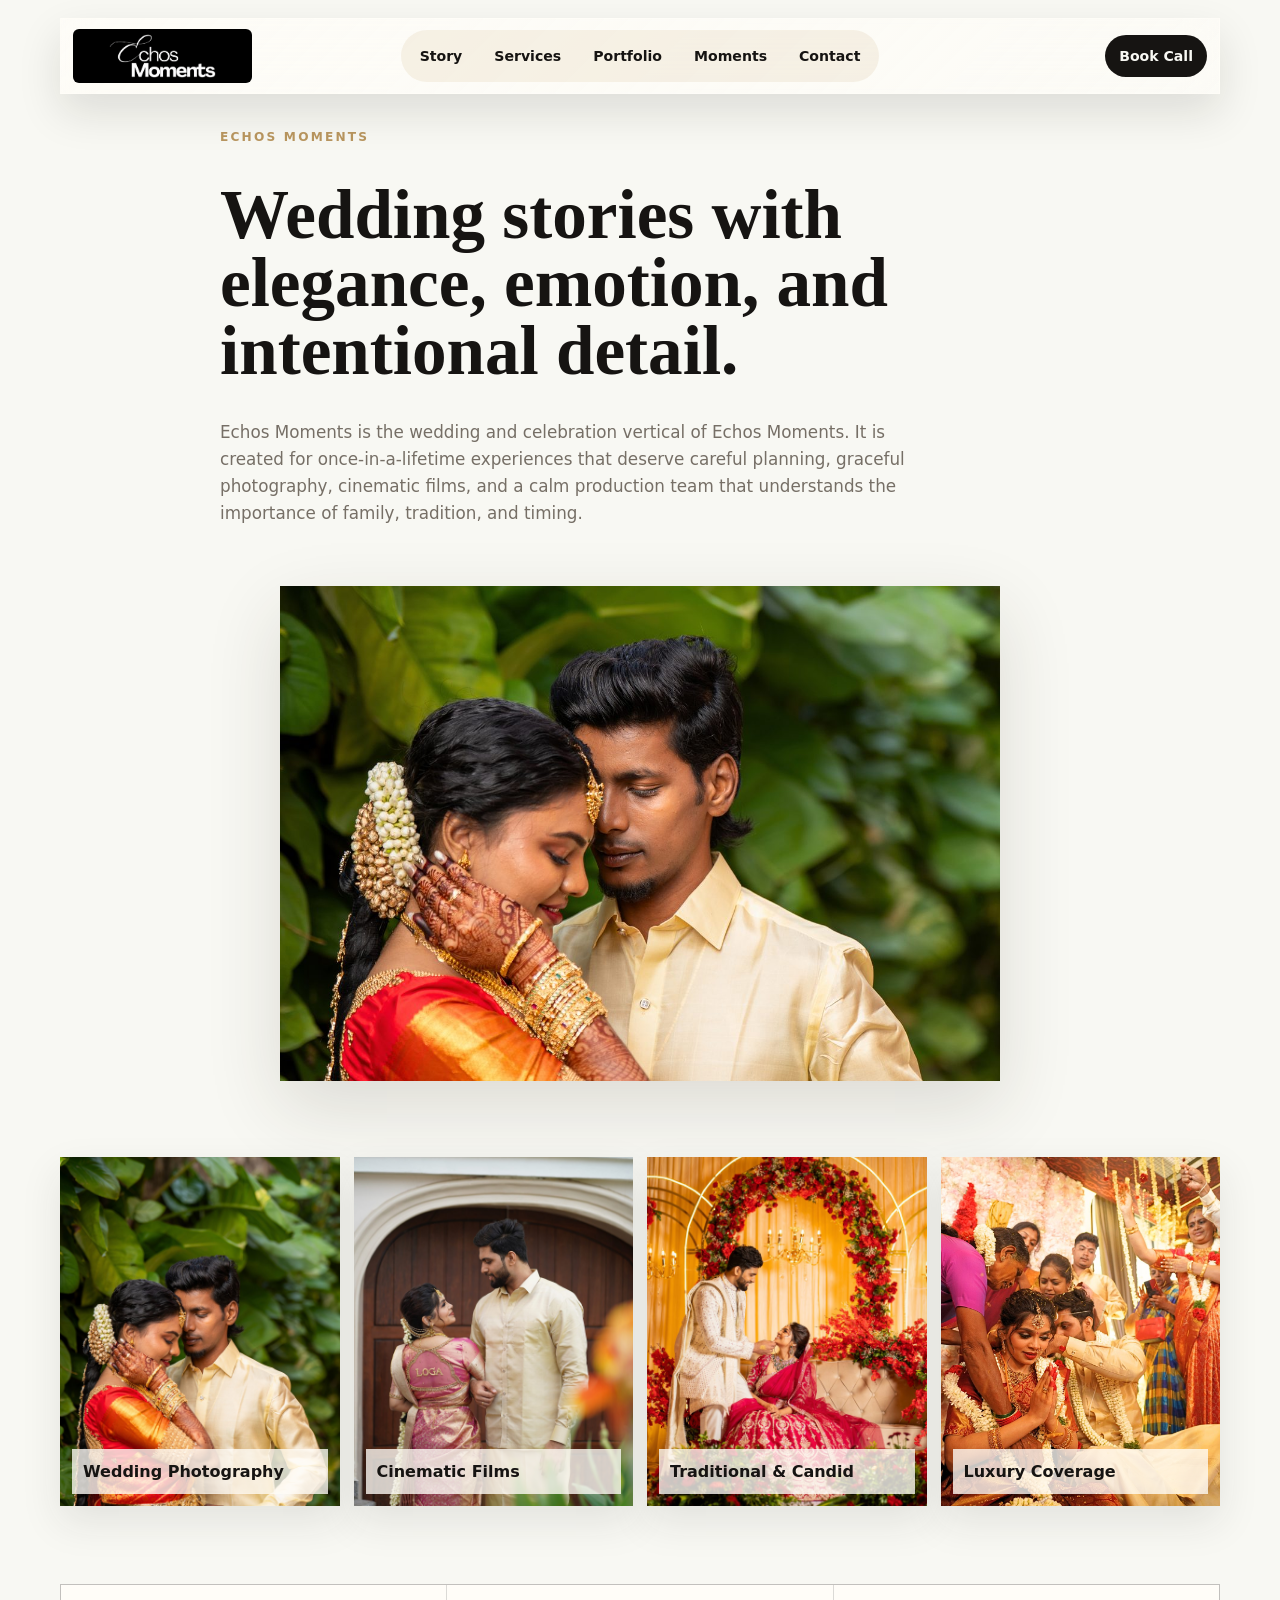
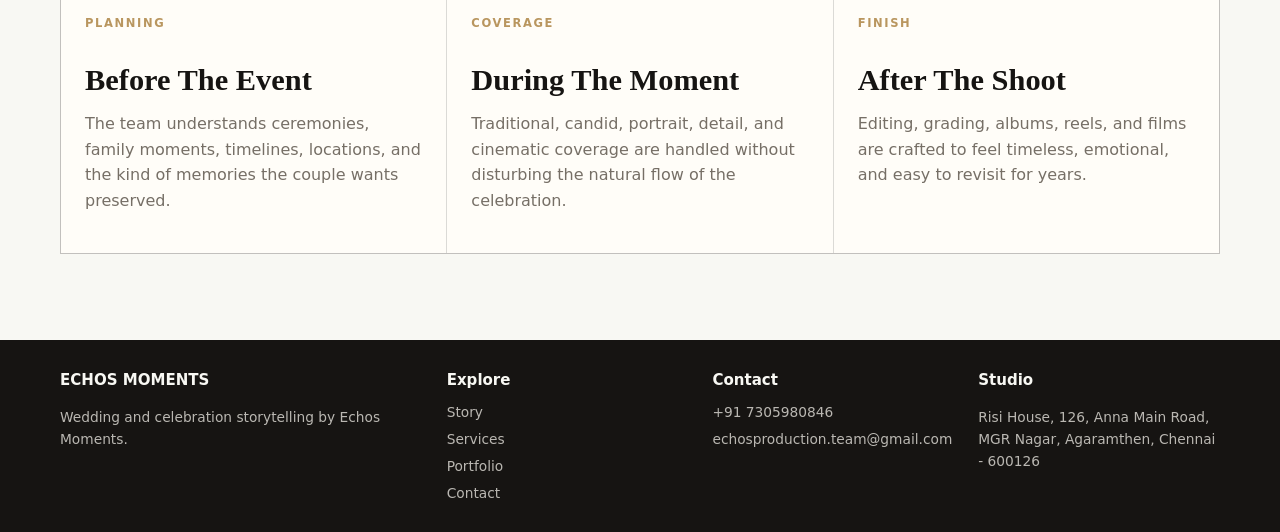
<file: moments/index.html>
<!doctype html>
<html lang="en">
  <head>
    <meta charset="utf-8" />
    <meta name="viewport" content="width=device-width, initial-scale=1" />
    <title>Echos Moments | ECHOS MOMENTS</title>
    <link rel="icon" type="image/x-icon" href="../assets/brand/favicon.ico" />
    <link rel="icon" type="image/png" sizes="32x32" href="../assets/brand/favicon-32.png" />
    <link rel="icon" type="image/png" sizes="192x192" href="../assets/brand/favicon-192.png" />
    <link rel="apple-touch-icon" sizes="180x180" href="../assets/brand/favicon-180.png" />
    <link rel="stylesheet" href="../assets/css/styles.css" />
  </head>
  <body class="page-shell">
    <header class="site-header" data-header>
      <a class="brand" href="../index.html" aria-label="ECHOS MOMENTS home"><img class="brand-logo" src="../assets/brand/echos-moments-logo-cropped.png" alt="Echos Moments" /></a>
      <nav class="nav" aria-label="Primary navigation"><a href="../story/">Story</a><a href="../services/">Services</a><a href="../portfolio/">Portfolio</a><a href="../moments/">Moments</a><a href="../contact/">Contact</a></nav>
      <a class="header-cta" href="tel:+917305980846">Book Call</a>
    </header>
    <main class="page-main">
      <section class="page-hero">
        <div class="page-hero-copy">
          <p class="eyebrow">ECHOS MOMENTS</p>
          <h1>Wedding stories with elegance, emotion, and intentional detail.</h1>
          <p>Echos Moments is the wedding and celebration vertical of Echos Moments. It is created for once-in-a-lifetime experiences that deserve careful planning, graceful photography, cinematic films, and a calm production team that understands the importance of family, tradition, and timing.</p>
        </div>
        <div class="page-hero-media"><img src="../assets/images/echos-moments-p08-3.jpg" alt="Echos Moments couple portrait" /></div>
      </section>
      <div class="page-gallery">
        <figure><img src="../assets/images/echos-moments-p08-3.jpg" alt="Wedding photography by Echos Moments" /><figcaption>Wedding Photography</figcaption></figure>
        <figure><img src="../assets/images/echos-moments-p04-2.jpg" alt="Cinematic wedding film frame" /><figcaption>Cinematic Films</figcaption></figure>
        <figure><img src="../assets/images/echos-moments-p04-4.jpg" alt="Traditional wedding ceremony frame" /><figcaption>Traditional & Candid</figcaption></figure>
        <figure><img src="../assets/images/echos-moments-p06-2.jpg" alt="Luxury wedding coverage frame" /><figcaption>Luxury Coverage</figcaption></figure>
      </div>
      <section class="page-section">
        <div class="content-grid">
          <article class="content-card"><span>Planning</span><h3>Before The Event</h3><p>The team understands ceremonies, family moments, timelines, locations, and the kind of memories the couple wants preserved.</p></article>
          <article class="content-card"><span>Coverage</span><h3>During The Moment</h3><p>Traditional, candid, portrait, detail, and cinematic coverage are handled without disturbing the natural flow of the celebration.</p></article>
          <article class="content-card"><span>Finish</span><h3>After The Shoot</h3><p>Editing, grading, albums, reels, and films are crafted to feel timeless, emotional, and easy to revisit for years.</p></article>
        </div>
      </section>
    </main>
    <footer class="footer">
      <div class="footer-brand"><strong>ECHOS MOMENTS</strong><p>Wedding and celebration storytelling by Echos Moments.</p></div>
      <div><strong>Explore</strong><a href="../story/">Story</a><a href="../services/">Services</a><a href="../portfolio/">Portfolio</a><a href="../contact/">Contact</a></div>
      <div><strong>Contact</strong><a href="tel:+917305980846">+91 7305980846</a><a href="mailto:echosproduction.team@gmail.com">echosproduction.team@gmail.com</a></div>
      <div><strong>Studio</strong><p>Risi House, 126, Anna Main Road, MGR Nagar, Agaramthen, Chennai - 600126</p></div>
    </footer>
    <script src="../assets/js/main.js"></script>
  </body>
</html>
</file>
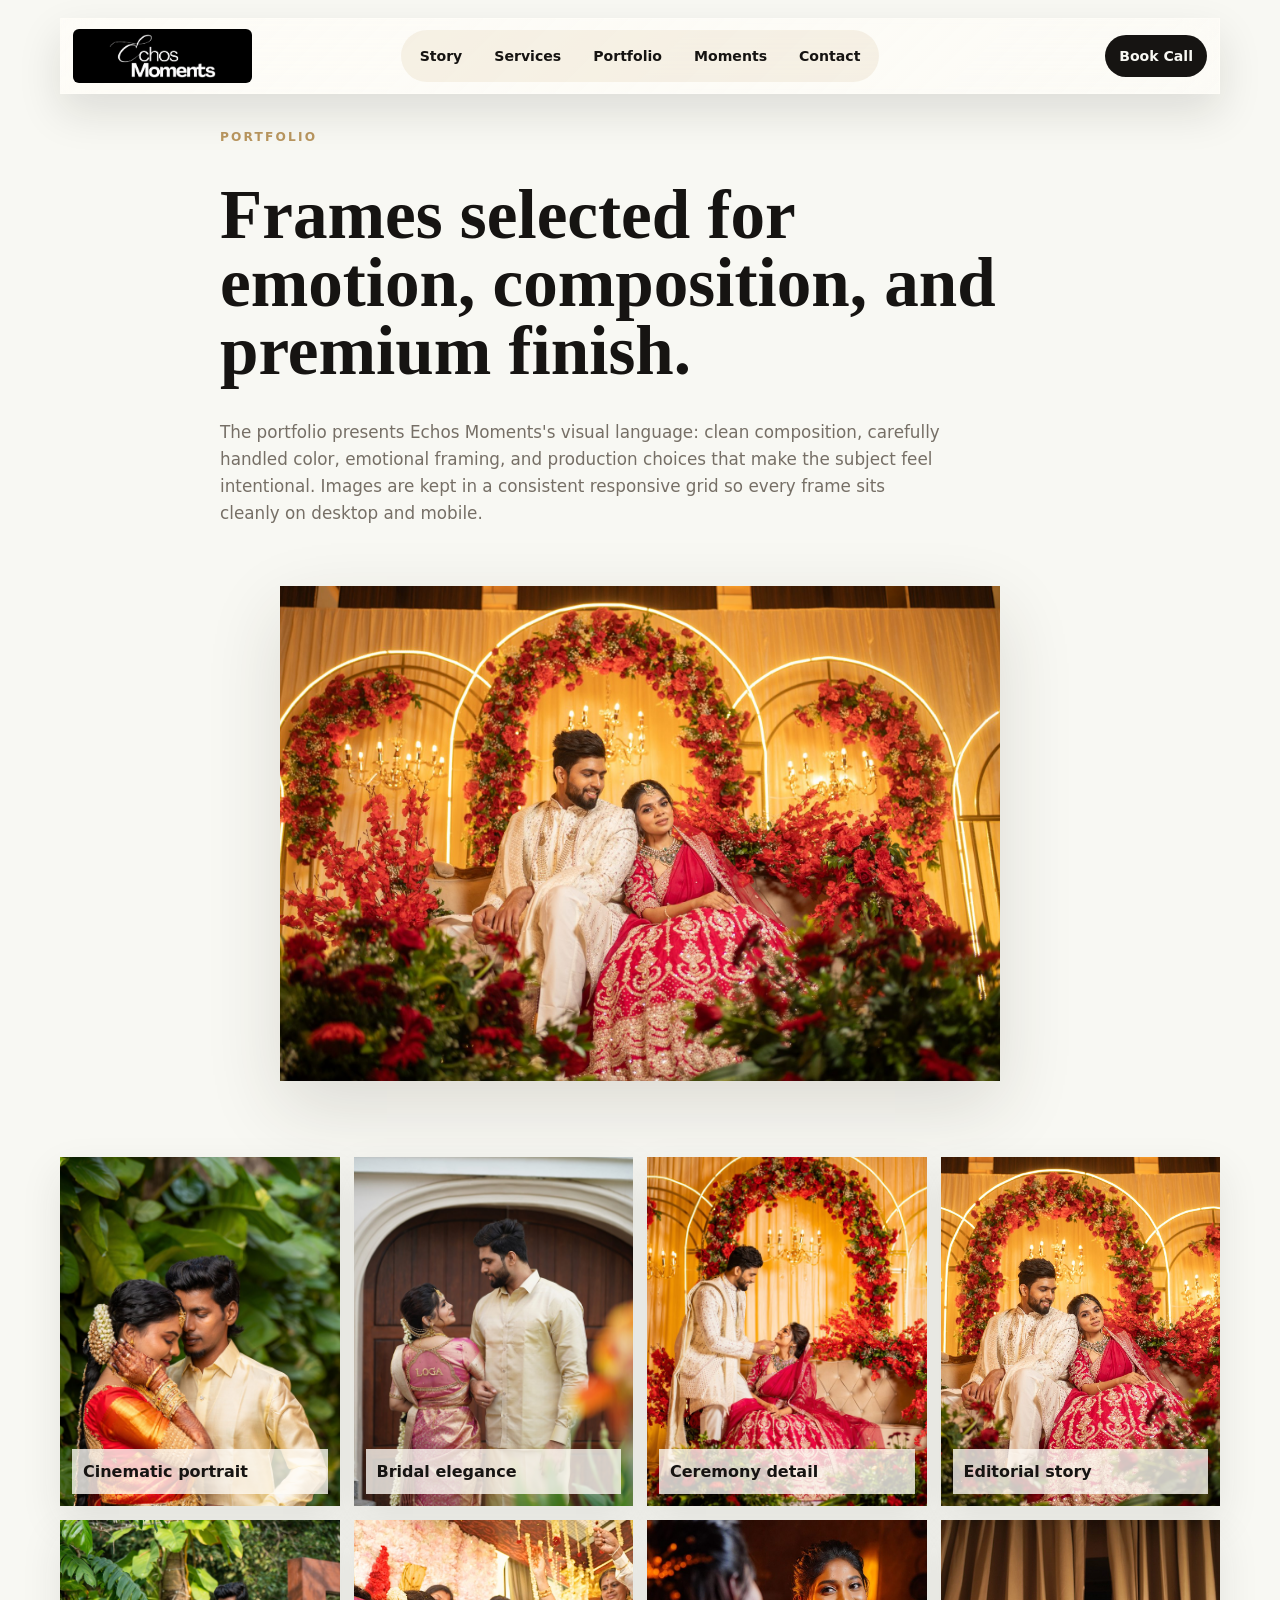
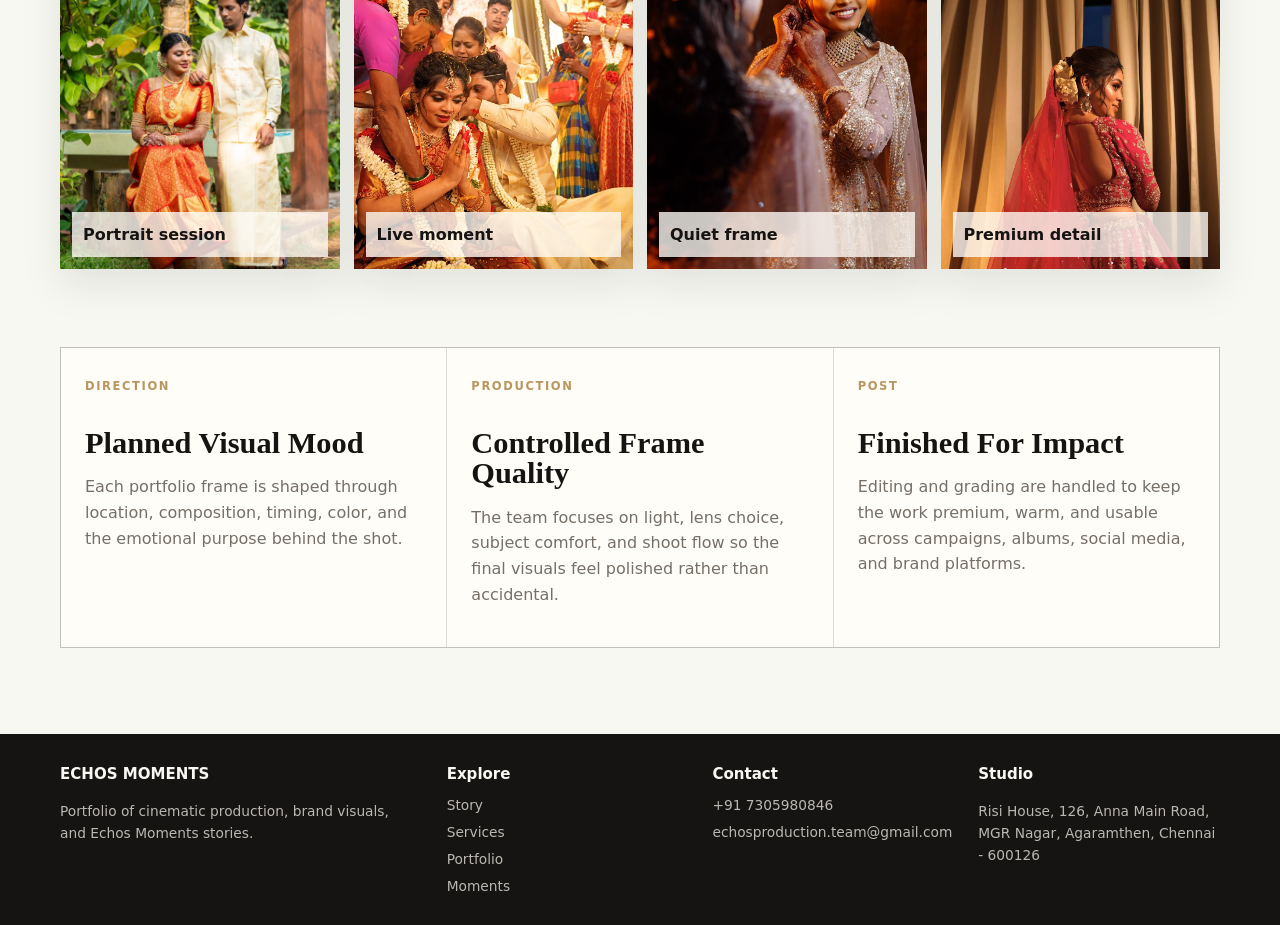
<file: portfolio/index.html>
<!doctype html>
<html lang="en">
  <head>
    <meta charset="utf-8" />
    <meta name="viewport" content="width=device-width, initial-scale=1" />
    <title>Portfolio | ECHOS MOMENTS</title>
    <link rel="icon" type="image/x-icon" href="../assets/brand/favicon.ico" />
    <link rel="icon" type="image/png" sizes="32x32" href="../assets/brand/favicon-32.png" />
    <link rel="icon" type="image/png" sizes="192x192" href="../assets/brand/favicon-192.png" />
    <link rel="apple-touch-icon" sizes="180x180" href="../assets/brand/favicon-180.png" />
    <link rel="stylesheet" href="../assets/css/styles.css" />
  </head>
  <body class="page-shell">
    <header class="site-header" data-header>
      <a class="brand" href="../index.html" aria-label="ECHOS MOMENTS home"><img class="brand-logo" src="../assets/brand/echos-moments-logo-cropped.png" alt="Echos Moments" /></a>
      <nav class="nav" aria-label="Primary navigation"><a href="../story/">Story</a><a href="../services/">Services</a><a href="../portfolio/">Portfolio</a><a href="../moments/">Moments</a><a href="../contact/">Contact</a></nav>
      <a class="header-cta" href="tel:+917305980846">Book Call</a>
    </header>
    <main class="page-main">
      <section class="page-hero">
        <div class="page-hero-copy">
          <p class="eyebrow">Portfolio</p>
          <h1>Frames selected for emotion, composition, and premium finish.</h1>
          <p>The portfolio presents Echos Moments's visual language: clean composition, carefully handled color, emotional framing, and production choices that make the subject feel intentional. Images are kept in a consistent responsive grid so every frame sits cleanly on desktop and mobile.</p>
        </div>
        <div class="page-hero-media"><img src="../assets/images/echos-moments-p05-1.jpg" alt="Echos portfolio hero" /></div>
      </section>
      <div class="page-gallery">
        <figure><img src="../assets/images/echos-moments-p08-3.jpg" alt="Cinematic portrait from Echos portfolio" /><figcaption>Cinematic portrait</figcaption></figure>
        <figure><img src="../assets/images/echos-moments-p04-2.jpg" alt="Bridal portrait from Echos portfolio" /><figcaption>Bridal elegance</figcaption></figure>
        <figure><img src="../assets/images/echos-moments-p04-4.jpg" alt="Ceremony detail from Echos portfolio" /><figcaption>Ceremony detail</figcaption></figure>
        <figure><img src="../assets/images/echos-moments-p05-1.jpg" alt="Editorial story from Echos portfolio" /><figcaption>Editorial story</figcaption></figure>
        <figure><img src="../assets/images/echos-moments-p08-2.jpg" alt="Portrait session from Echos portfolio" /><figcaption>Portrait session</figcaption></figure>
        <figure><img src="../assets/images/echos-moments-p06-2.jpg" alt="Live moment from Echos portfolio" /><figcaption>Live moment</figcaption></figure>
        <figure><img src="../assets/images/echos-moments-p01-3.jpg" alt="Quiet frame from Echos portfolio" /><figcaption>Quiet frame</figcaption></figure>
        <figure><img src="../assets/images/echos-moments-p03-1.jpg" alt="Premium detail from Echos portfolio" /><figcaption>Premium detail</figcaption></figure>
      </div>
      <section class="page-section">
        <div class="content-grid">
          <article class="content-card"><span>Direction</span><h3>Planned Visual Mood</h3><p>Each portfolio frame is shaped through location, composition, timing, color, and the emotional purpose behind the shot.</p></article>
          <article class="content-card"><span>Production</span><h3>Controlled Frame Quality</h3><p>The team focuses on light, lens choice, subject comfort, and shoot flow so the final visuals feel polished rather than accidental.</p></article>
          <article class="content-card"><span>Post</span><h3>Finished For Impact</h3><p>Editing and grading are handled to keep the work premium, warm, and usable across campaigns, albums, social media, and brand platforms.</p></article>
        </div>
      </section>
    </main>
    <footer class="footer">
      <div class="footer-brand"><strong>ECHOS MOMENTS</strong><p>Portfolio of cinematic production, brand visuals, and Echos Moments stories.</p></div>
      <div><strong>Explore</strong><a href="../story/">Story</a><a href="../services/">Services</a><a href="../portfolio/">Portfolio</a><a href="../moments/">Moments</a></div>
      <div><strong>Contact</strong><a href="tel:+917305980846">+91 7305980846</a><a href="mailto:echosproduction.team@gmail.com">echosproduction.team@gmail.com</a></div>
      <div><strong>Studio</strong><p>Risi House, 126, Anna Main Road, MGR Nagar, Agaramthen, Chennai - 600126</p></div>
    </footer>
    <script src="../assets/js/main.js"></script>
  </body>
</html>
</file>
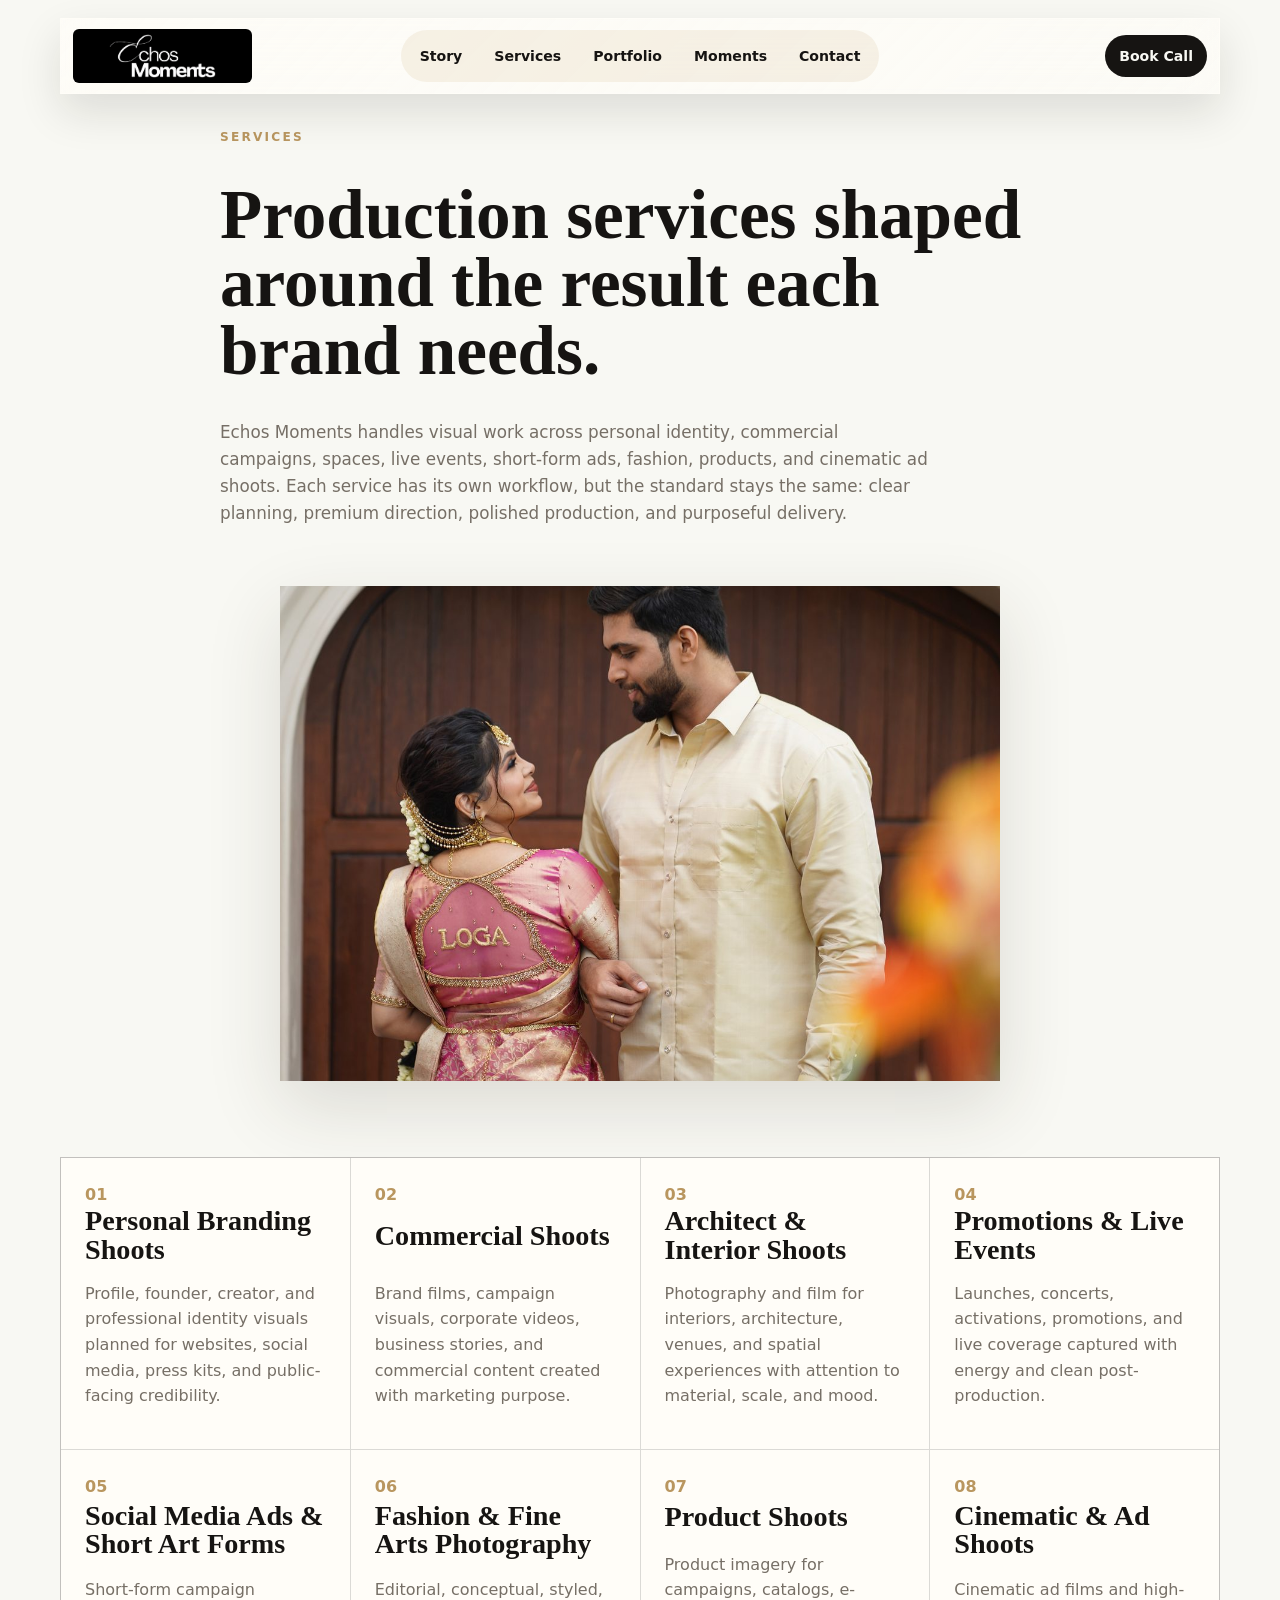
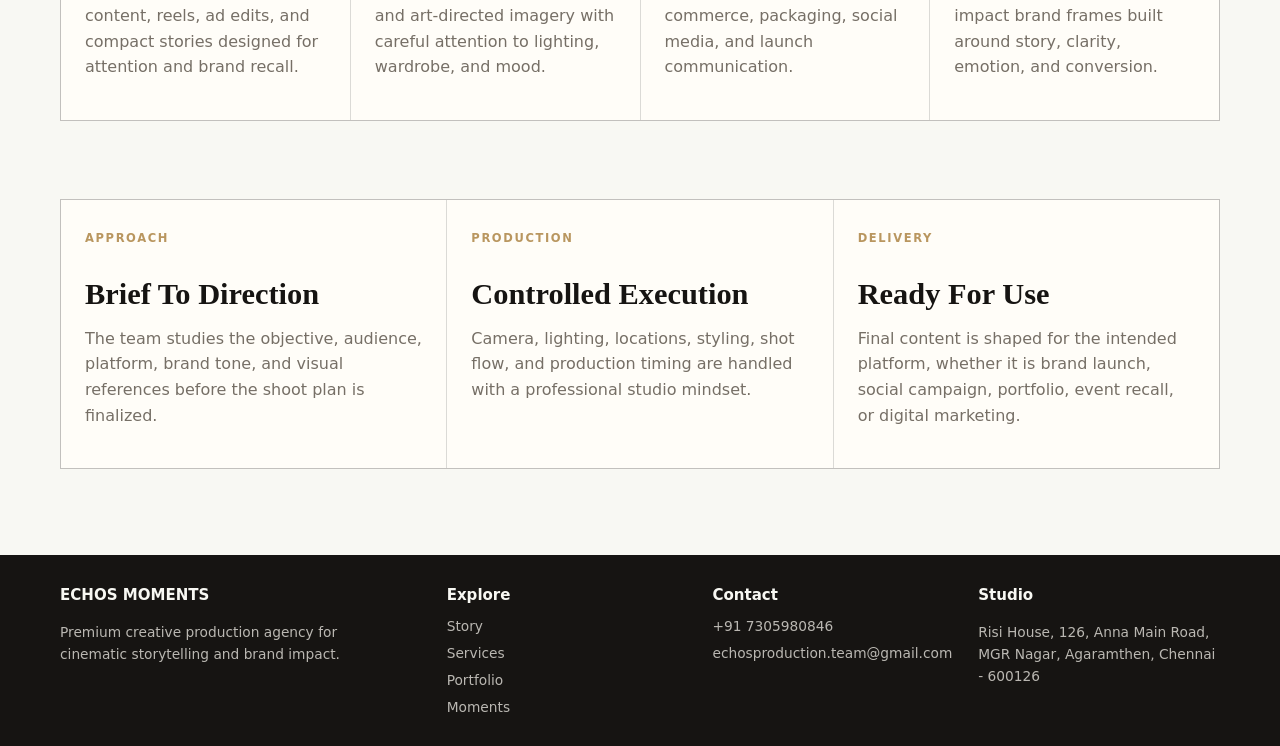
<file: services/index.html>
<!doctype html>
<html lang="en">
  <head>
    <meta charset="utf-8" />
    <meta name="viewport" content="width=device-width, initial-scale=1" />
    <title>Services | ECHOS MOMENTS</title>
    <link rel="icon" type="image/x-icon" href="../assets/brand/favicon.ico" />
    <link rel="icon" type="image/png" sizes="32x32" href="../assets/brand/favicon-32.png" />
    <link rel="icon" type="image/png" sizes="192x192" href="../assets/brand/favicon-192.png" />
    <link rel="apple-touch-icon" sizes="180x180" href="../assets/brand/favicon-180.png" />
    <link rel="stylesheet" href="../assets/css/styles.css" />
  </head>
  <body class="page-shell">
    <header class="site-header" data-header>
      <a class="brand" href="../index.html" aria-label="ECHOS MOMENTS home"><img class="brand-logo" src="../assets/brand/echos-moments-logo-cropped.png" alt="Echos Moments" /></a>
      <nav class="nav" aria-label="Primary navigation"><a href="../story/">Story</a><a href="../services/">Services</a><a href="../portfolio/">Portfolio</a><a href="../moments/">Moments</a><a href="../contact/">Contact</a></nav>
      <a class="header-cta" href="tel:+917305980846">Book Call</a>
    </header>
    <main class="page-main">
      <section class="page-hero">
        <div class="page-hero-copy">
          <p class="eyebrow">Services</p>
          <h1>Production services shaped around the result each brand needs.</h1>
          <p>Echos Moments handles visual work across personal identity, commercial campaigns, spaces, live events, short-form ads, fashion, products, and cinematic ad shoots. Each service has its own workflow, but the standard stays the same: clear planning, premium direction, polished production, and purposeful delivery.</p>
        </div>
        <div class="page-hero-media"><img src="../assets/images/echos-moments-p04-2.jpg" alt="Echos Moments service direction frame" /></div>
      </section>
      <div class="service-grid">
        <a class="service-card" href="personal-branding-shoots/"><span>01</span><h3>Personal Branding Shoots</h3><p>Profile, founder, creator, and professional identity visuals planned for websites, social media, press kits, and public-facing credibility.</p></a>
        <a class="service-card" href="commercial-shoots/"><span>02</span><h3>Commercial Shoots</h3><p>Brand films, campaign visuals, corporate videos, business stories, and commercial content created with marketing purpose.</p></a>
        <a class="service-card" href="architect-interior-shoots/"><span>03</span><h3>Architect & Interior Shoots</h3><p>Photography and film for interiors, architecture, venues, and spatial experiences with attention to material, scale, and mood.</p></a>
        <a class="service-card" href="promotions-live-events/"><span>04</span><h3>Promotions & Live Events</h3><p>Launches, concerts, activations, promotions, and live coverage captured with energy and clean post-production.</p></a>
        <a class="service-card" href="social-media-ads-short-art-forms/"><span>05</span><h3>Social Media Ads & Short Art Forms</h3><p>Short-form campaign content, reels, ad edits, and compact stories designed for attention and brand recall.</p></a>
        <a class="service-card" href="fashion-fine-arts-photography/"><span>06</span><h3>Fashion & Fine Arts Photography</h3><p>Editorial, conceptual, styled, and art-directed imagery with careful attention to lighting, wardrobe, and mood.</p></a>
        <a class="service-card" href="product-shoots/"><span>07</span><h3>Product Shoots</h3><p>Product imagery for campaigns, catalogs, e-commerce, packaging, social media, and launch communication.</p></a>
        <a class="service-card" href="cinematic-ad-shoots/"><span>08</span><h3>Cinematic & Ad Shoots</h3><p>Cinematic ad films and high-impact brand frames built around story, clarity, emotion, and conversion.</p></a>
      </div>
      <section class="page-section">
        <div class="content-grid">
          <article class="content-card"><span>Approach</span><h3>Brief To Direction</h3><p>The team studies the objective, audience, platform, brand tone, and visual references before the shoot plan is finalized.</p></article>
          <article class="content-card"><span>Production</span><h3>Controlled Execution</h3><p>Camera, lighting, locations, styling, shot flow, and production timing are handled with a professional studio mindset.</p></article>
          <article class="content-card"><span>Delivery</span><h3>Ready For Use</h3><p>Final content is shaped for the intended platform, whether it is brand launch, social campaign, portfolio, event recall, or digital marketing.</p></article>
        </div>
      </section>
    </main>
    <footer class="footer">
      <div class="footer-brand"><strong>ECHOS MOMENTS</strong><p>Premium creative production agency for cinematic storytelling and brand impact.</p></div>
      <div><strong>Explore</strong><a href="../story/">Story</a><a href="../services/">Services</a><a href="../portfolio/">Portfolio</a><a href="../moments/">Moments</a></div>
      <div><strong>Contact</strong><a href="tel:+917305980846">+91 7305980846</a><a href="mailto:echosproduction.team@gmail.com">echosproduction.team@gmail.com</a></div>
      <div><strong>Studio</strong><p>Risi House, 126, Anna Main Road, MGR Nagar, Agaramthen, Chennai - 600126</p></div>
    </footer>
    <script src="../assets/js/main.js"></script>
  </body>
</html>
</file>
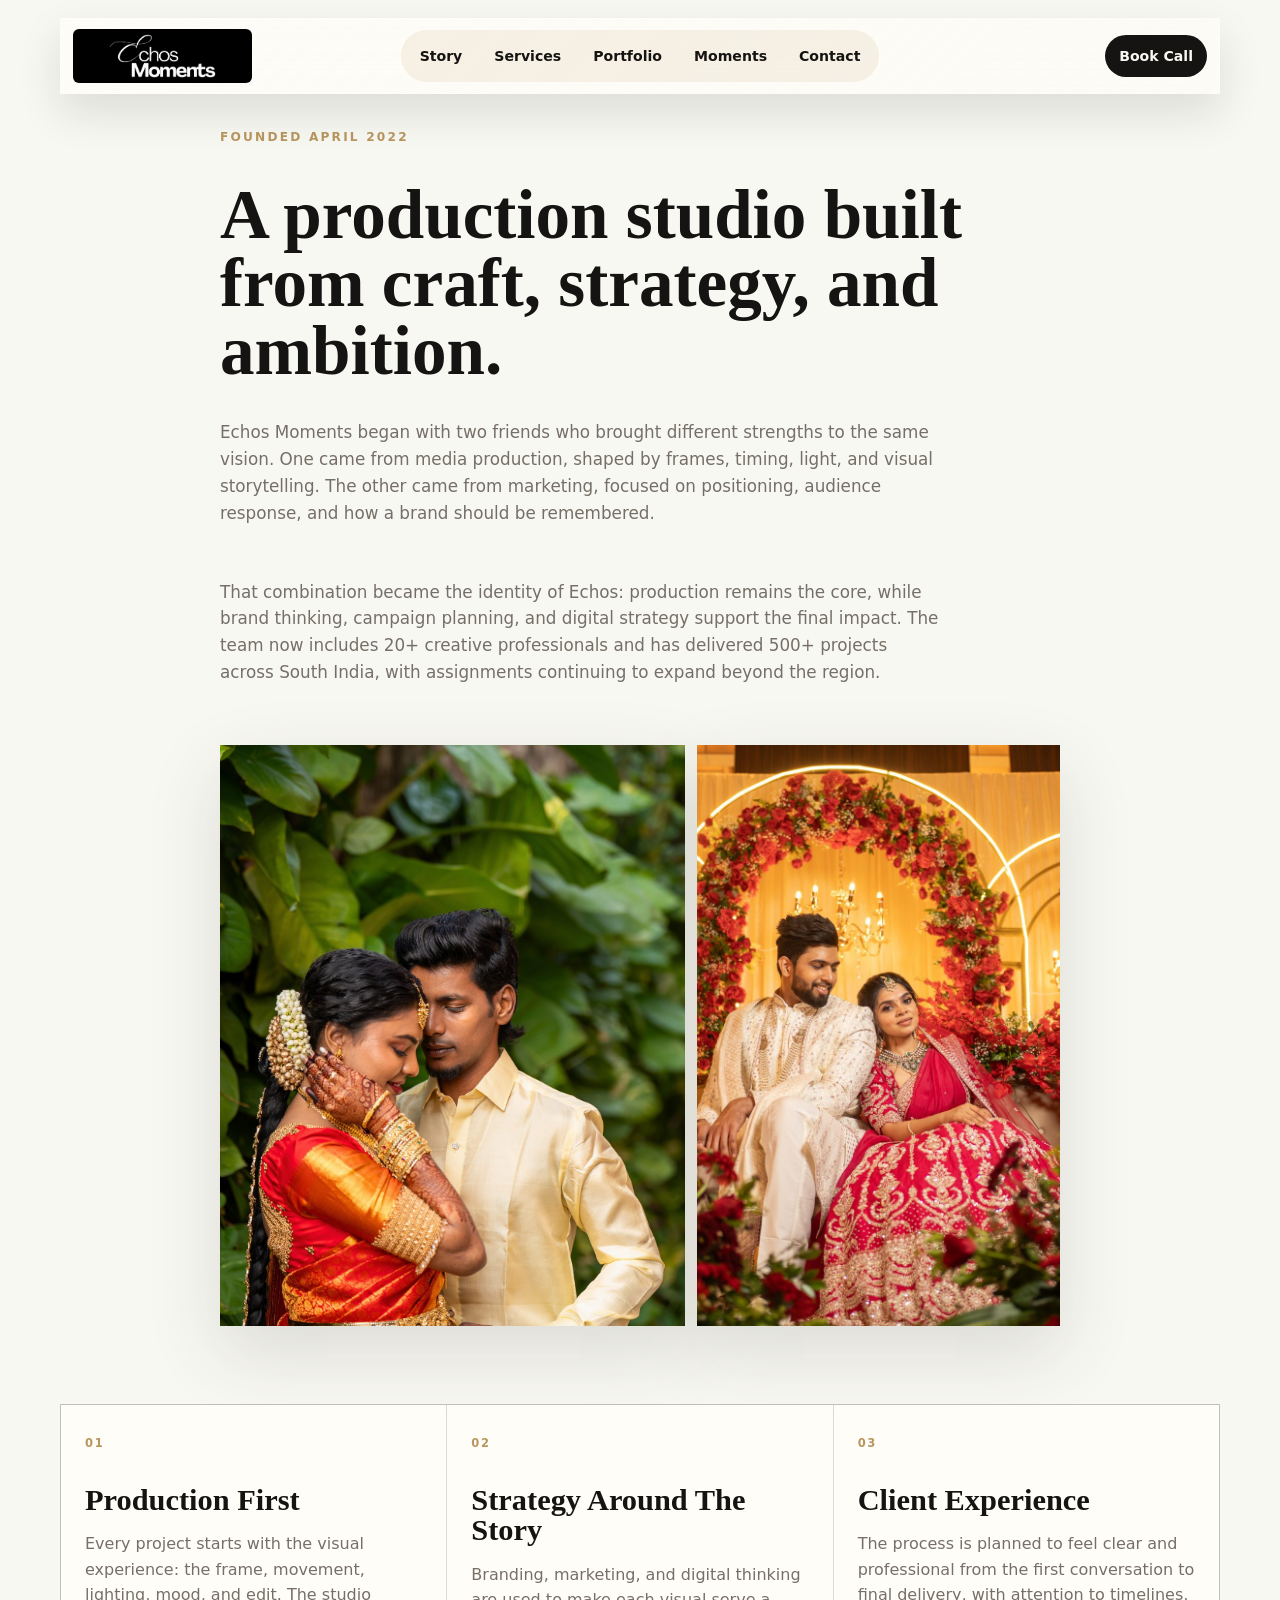
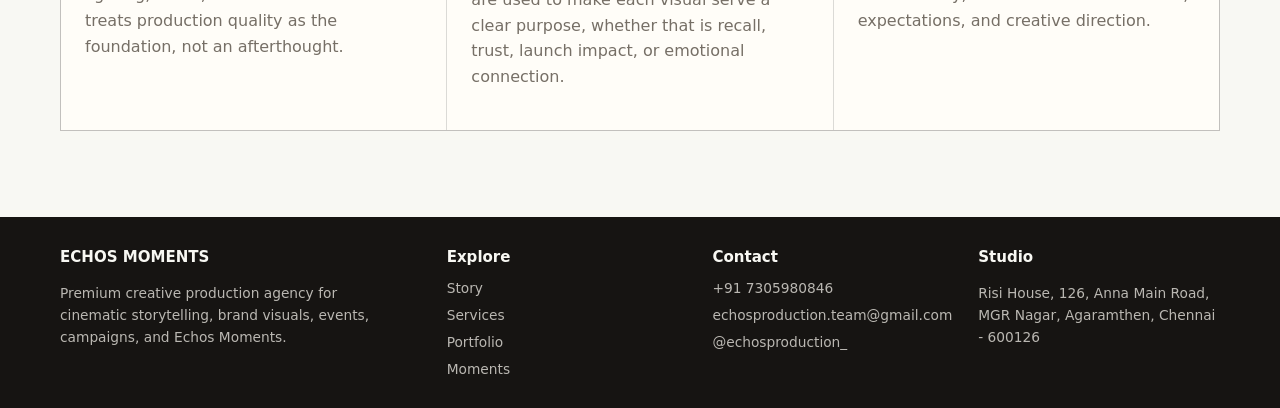
<file: story/index.html>
<!doctype html>
<html lang="en">
  <head>
    <meta charset="utf-8" />
    <meta name="viewport" content="width=device-width, initial-scale=1" />
    <title>Story | ECHOS MOMENTS</title>
    <link rel="icon" type="image/x-icon" href="../assets/brand/favicon.ico" />
    <link rel="icon" type="image/png" sizes="32x32" href="../assets/brand/favicon-32.png" />
    <link rel="icon" type="image/png" sizes="192x192" href="../assets/brand/favicon-192.png" />
    <link rel="apple-touch-icon" sizes="180x180" href="../assets/brand/favicon-180.png" />
    <link rel="stylesheet" href="../assets/css/styles.css" />
  </head>
  <body class="page-shell">
    <header class="site-header" data-header>
      <a class="brand" href="../index.html" aria-label="ECHOS MOMENTS home"><img class="brand-logo" src="../assets/brand/echos-moments-logo-cropped.png" alt="Echos Moments" /></a>
      <nav class="nav" aria-label="Primary navigation"><a href="../story/">Story</a><a href="../services/">Services</a><a href="../portfolio/">Portfolio</a><a href="../moments/">Moments</a><a href="../contact/">Contact</a></nav>
      <a class="header-cta" href="tel:+917305980846">Book Call</a>
    </header>
    <main class="page-main">
      <section class="page-hero">
        <div class="page-hero-copy">
          <p class="eyebrow">Founded April 2022</p>
          <h1>A production studio built from craft, strategy, and ambition.</h1>
          <div class="page-copy">
            <p>Echos Moments began with two friends who brought different strengths to the same vision. One came from media production, shaped by frames, timing, light, and visual storytelling. The other came from marketing, focused on positioning, audience response, and how a brand should be remembered.</p>
            <p>That combination became the identity of Echos: production remains the core, while brand thinking, campaign planning, and digital strategy support the final impact. The team now includes 20+ creative professionals and has delivered 500+ projects across South India, with assignments continuing to expand beyond the region.</p>
          </div>
        </div>
        <div class="story-collage">
          <img src="../assets/images/echos-moments-p08-3.jpg" alt="Cinematic couple portrait by Echos Moments" />
          <img src="../assets/images/echos-moments-p05-1.jpg" alt="Echos Moments editorial frame" />
        </div>
      </section>
      <section class="page-section">
        <div class="content-grid">
          <article class="content-card"><span>01</span><h3>Production First</h3><p>Every project starts with the visual experience: the frame, movement, lighting, mood, and edit. The studio treats production quality as the foundation, not an afterthought.</p></article>
          <article class="content-card"><span>02</span><h3>Strategy Around The Story</h3><p>Branding, marketing, and digital thinking are used to make each visual serve a clear purpose, whether that is recall, trust, launch impact, or emotional connection.</p></article>
          <article class="content-card"><span>03</span><h3>Client Experience</h3><p>The process is planned to feel clear and professional from the first conversation to final delivery, with attention to timelines, expectations, and creative direction.</p></article>
        </div>
      </section>
    </main>
    <footer class="footer">
      <div class="footer-brand"><strong>ECHOS MOMENTS</strong><p>Premium creative production agency for cinematic storytelling, brand visuals, events, campaigns, and Echos Moments.</p></div>
      <div><strong>Explore</strong><a href="../story/">Story</a><a href="../services/">Services</a><a href="../portfolio/">Portfolio</a><a href="../moments/">Moments</a></div>
      <div><strong>Contact</strong><a href="tel:+917305980846">+91 7305980846</a><a href="mailto:echosproduction.team@gmail.com">echosproduction.team@gmail.com</a><a href="https://www.instagram.com/echosproduction_/">@echosproduction_</a></div>
      <div><strong>Studio</strong><p>Risi House, 126, Anna Main Road, MGR Nagar, Agaramthen, Chennai - 600126</p></div>
    </footer>
    <script src="../assets/js/main.js"></script>
  </body>
</html>
</file>
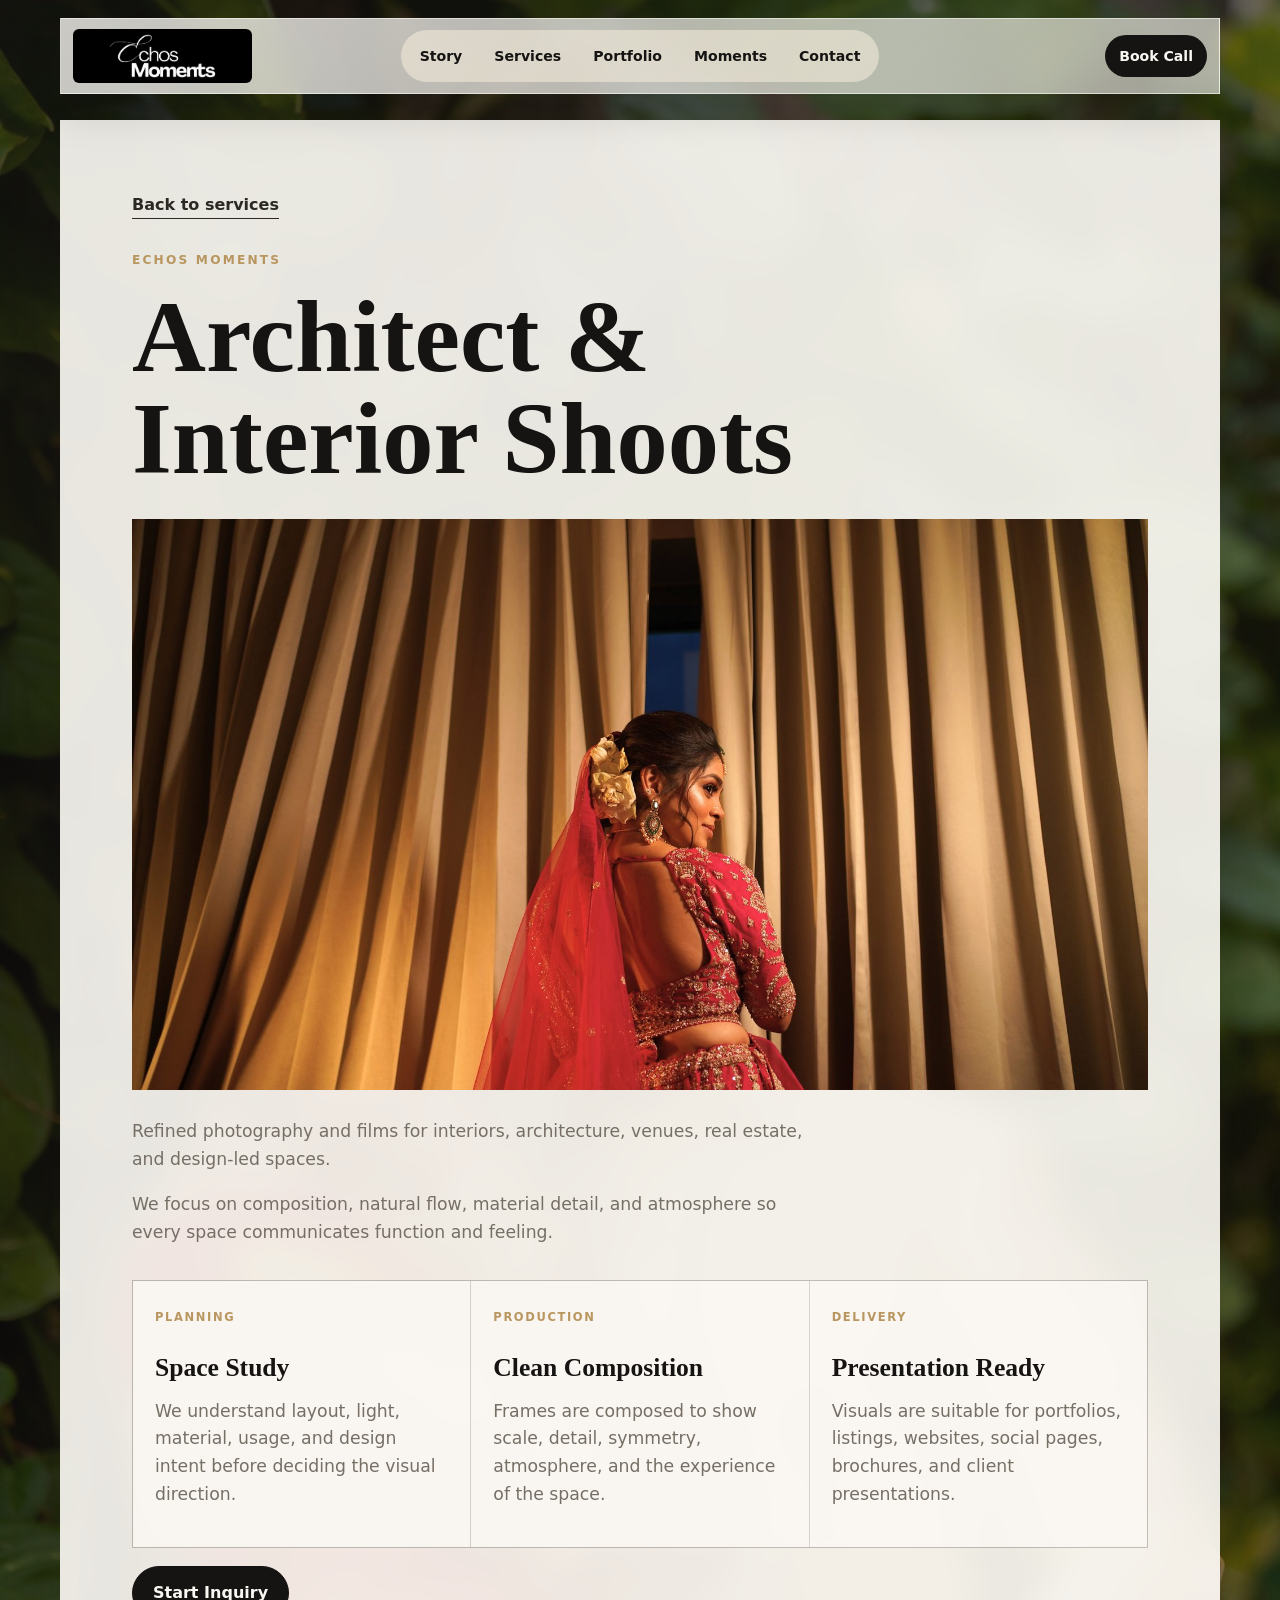
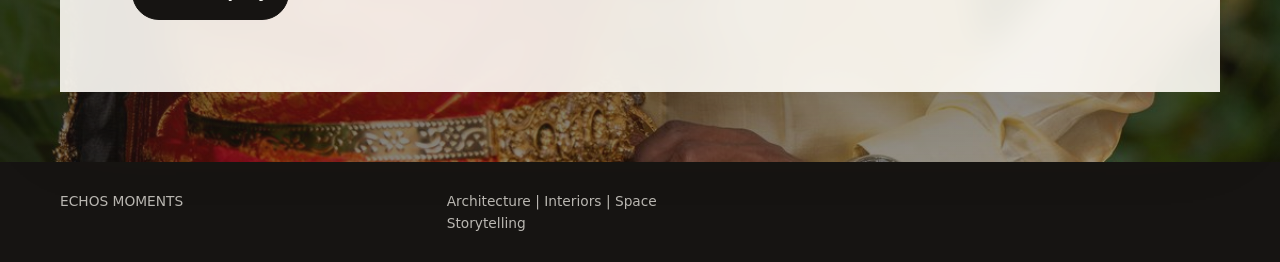
<file: services/architect-interior-shoots/index.html>
<!doctype html>
<html lang="en">
  <head>
    <meta charset="utf-8" />
    <meta name="viewport" content="width=device-width, initial-scale=1" />
    <title>Architect & Interior Shoots | ECHOS MOMENTS</title>
    <link rel="icon" type="image/x-icon" href="../../assets/brand/favicon.ico" />
    <link rel="icon" type="image/png" sizes="32x32" href="../../assets/brand/favicon-32.png" />
    <link rel="icon" type="image/png" sizes="192x192" href="../../assets/brand/favicon-192.png" />
    <link rel="apple-touch-icon" sizes="180x180" href="../../assets/brand/favicon-180.png" />
    <link rel="stylesheet" href="../../assets/css/styles.css" />
  </head>
  <body class="service-page">
    <header class="site-header" data-header>
      <a class="brand" href="../../index.html" aria-label="ECHOS MOMENTS home"><img class="brand-logo" src="../../assets/brand/echos-moments-logo-cropped.png" alt="Echos Moments" /></a>
      <nav class="nav" aria-label="Primary navigation"><a href="../../story/">Story</a><a href="../">Services</a><a href="../../portfolio/">Portfolio</a><a href="../../moments/">Moments</a><a href="../../contact/">Contact</a></nav>
      <a class="header-cta" href="tel:+917305980846">Book Call</a>
    </header>
    <main class="service-detail">
      <a class="back-link" href="../">Back to services</a>
      <p class="eyebrow">ECHOS MOMENTS</p>
      <h1>Architect & Interior Shoots</h1>
      <div class="service-detail-image"><img src="../../assets/images/echos-moments-p03-1.jpg" alt="Architect and interior shoot visual" /></div>
      <p>Refined photography and films for interiors, architecture, venues, real estate, and design-led spaces.</p>
      <p>We focus on composition, natural flow, material detail, and atmosphere so every space communicates function and feeling.</p>
      <div class="detail-grid">
        <article class="detail-card"><span>Planning</span><h3>Space Study</h3><p>We understand layout, light, material, usage, and design intent before deciding the visual direction.</p></article>
        <article class="detail-card"><span>Production</span><h3>Clean Composition</h3><p>Frames are composed to show scale, detail, symmetry, atmosphere, and the experience of the space.</p></article>
        <article class="detail-card"><span>Delivery</span><h3>Presentation Ready</h3><p>Visuals are suitable for portfolios, listings, websites, social pages, brochures, and client presentations.</p></article>
      </div>
      <a class="button primary" href="../../contact/">Start Inquiry</a>
    </main>
    <footer class="footer"><span>ECHOS MOMENTS</span><span>Architecture | Interiors | Space Storytelling</span></footer>
    <script src="../../assets/js/main.js"></script>
  </body>
</html>
</file>
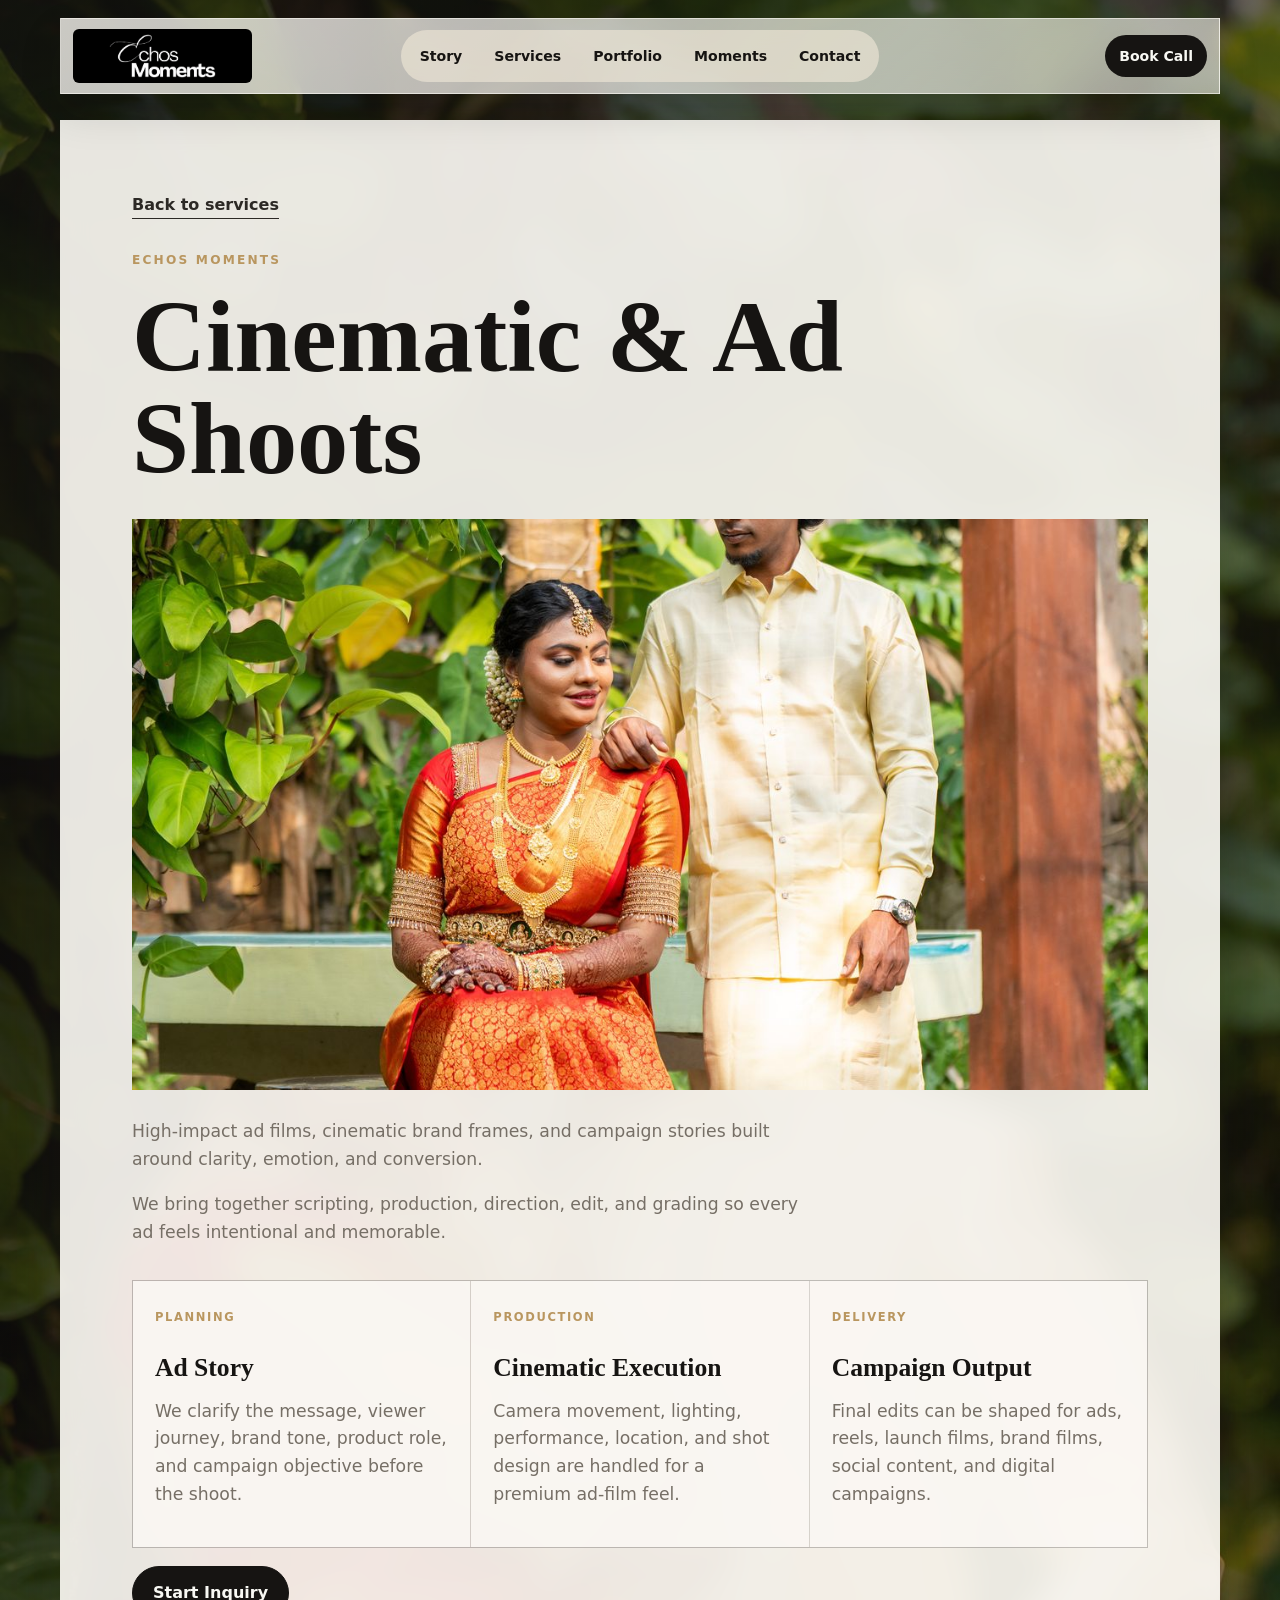
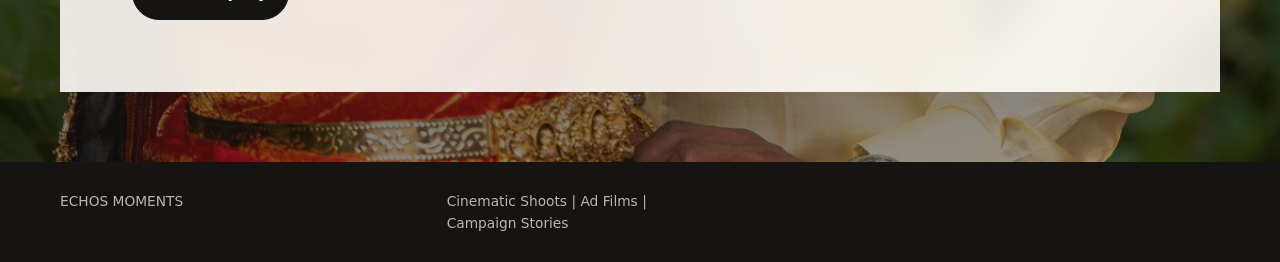
<file: services/cinematic-ad-shoots/index.html>
<!doctype html>
<html lang="en">
  <head>
    <meta charset="utf-8" />
    <meta name="viewport" content="width=device-width, initial-scale=1" />
    <title>Cinematic & Ad Shoots | ECHOS MOMENTS</title>
    <link rel="icon" type="image/x-icon" href="../../assets/brand/favicon.ico" />
    <link rel="icon" type="image/png" sizes="32x32" href="../../assets/brand/favicon-32.png" />
    <link rel="icon" type="image/png" sizes="192x192" href="../../assets/brand/favicon-192.png" />
    <link rel="apple-touch-icon" sizes="180x180" href="../../assets/brand/favicon-180.png" />
    <link rel="stylesheet" href="../../assets/css/styles.css" />
  </head>
  <body class="service-page">
    <header class="site-header" data-header>
      <a class="brand" href="../../index.html" aria-label="ECHOS MOMENTS home"><img class="brand-logo" src="../../assets/brand/echos-moments-logo-cropped.png" alt="Echos Moments" /></a>
      <nav class="nav" aria-label="Primary navigation"><a href="../../story/">Story</a><a href="../">Services</a><a href="../../portfolio/">Portfolio</a><a href="../../moments/">Moments</a><a href="../../contact/">Contact</a></nav>
      <a class="header-cta" href="tel:+917305980846">Book Call</a>
    </header>
    <main class="service-detail">
      <a class="back-link" href="../">Back to services</a>
      <p class="eyebrow">ECHOS MOMENTS</p>
      <h1>Cinematic & Ad Shoots</h1>
      <div class="service-detail-image"><img src="../../assets/images/echos-moments-p08-2.jpg" alt="Cinematic ad shoot visual" /></div>
      <p>High-impact ad films, cinematic brand frames, and campaign stories built around clarity, emotion, and conversion.</p>
      <p>We bring together scripting, production, direction, edit, and grading so every ad feels intentional and memorable.</p>
      <div class="detail-grid">
        <article class="detail-card"><span>Planning</span><h3>Ad Story</h3><p>We clarify the message, viewer journey, brand tone, product role, and campaign objective before the shoot.</p></article>
        <article class="detail-card"><span>Production</span><h3>Cinematic Execution</h3><p>Camera movement, lighting, performance, location, and shot design are handled for a premium ad-film feel.</p></article>
        <article class="detail-card"><span>Delivery</span><h3>Campaign Output</h3><p>Final edits can be shaped for ads, reels, launch films, brand films, social content, and digital campaigns.</p></article>
      </div>
      <a class="button primary" href="../../contact/">Start Inquiry</a>
    </main>
    <footer class="footer"><span>ECHOS MOMENTS</span><span>Cinematic Shoots | Ad Films | Campaign Stories</span></footer>
    <script src="../../assets/js/main.js"></script>
  </body>
</html>
</file>
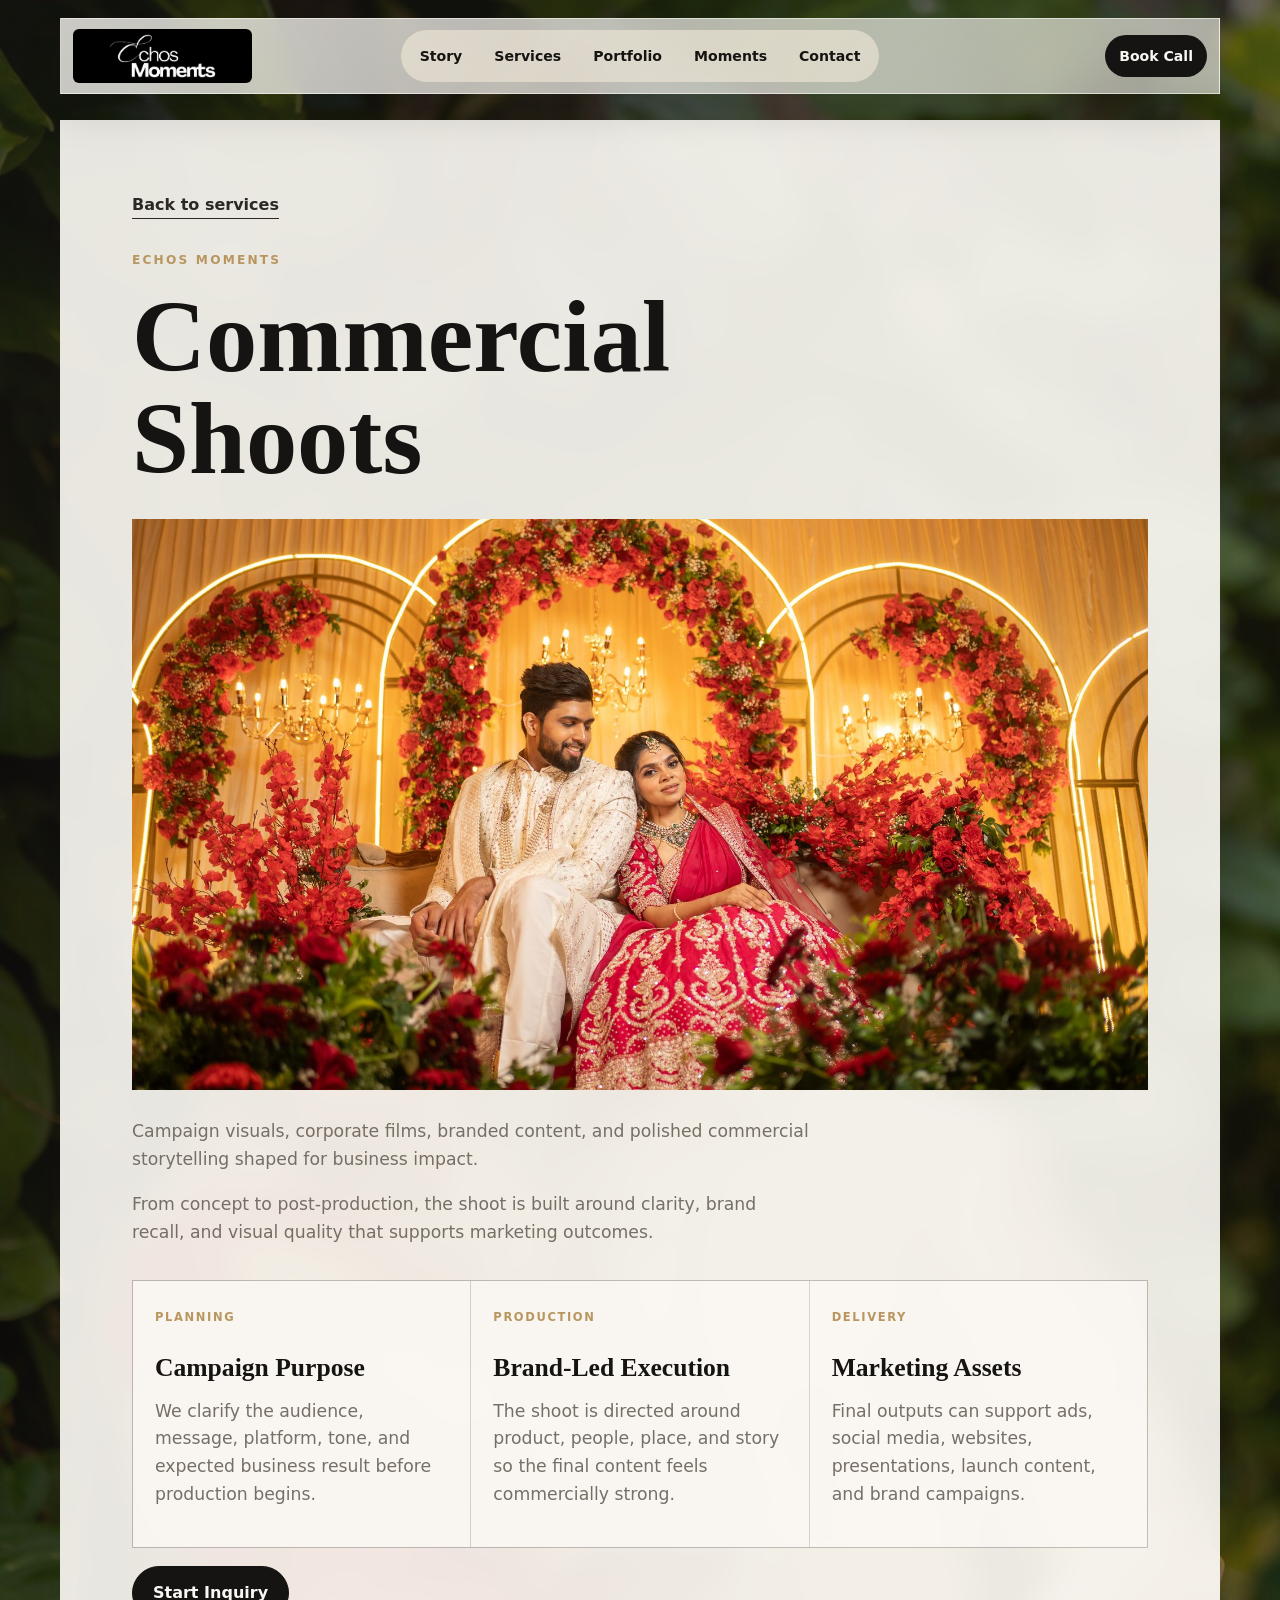
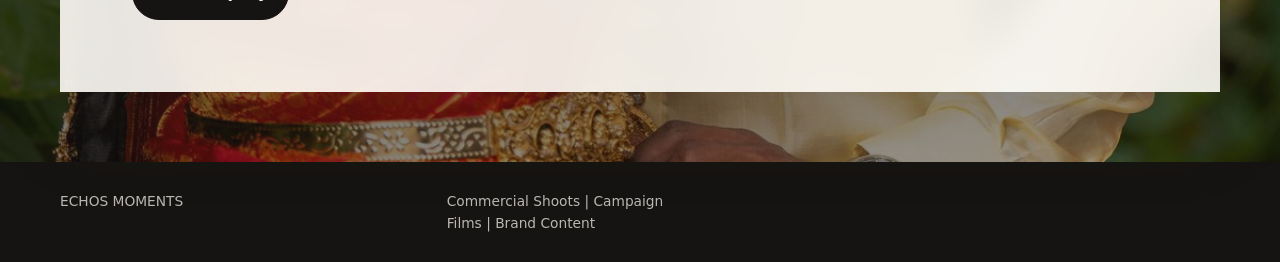
<file: services/commercial-shoots/index.html>
<!doctype html>
<html lang="en">
  <head>
    <meta charset="utf-8" />
    <meta name="viewport" content="width=device-width, initial-scale=1" />
    <title>Commercial Shoots | ECHOS MOMENTS</title>
    <link rel="icon" type="image/x-icon" href="../../assets/brand/favicon.ico" />
    <link rel="icon" type="image/png" sizes="32x32" href="../../assets/brand/favicon-32.png" />
    <link rel="icon" type="image/png" sizes="192x192" href="../../assets/brand/favicon-192.png" />
    <link rel="apple-touch-icon" sizes="180x180" href="../../assets/brand/favicon-180.png" />
    <link rel="stylesheet" href="../../assets/css/styles.css" />
  </head>
  <body class="service-page">
    <header class="site-header" data-header>
      <a class="brand" href="../../index.html" aria-label="ECHOS MOMENTS home"><img class="brand-logo" src="../../assets/brand/echos-moments-logo-cropped.png" alt="Echos Moments" /></a>
      <nav class="nav" aria-label="Primary navigation"><a href="../../story/">Story</a><a href="../">Services</a><a href="../../portfolio/">Portfolio</a><a href="../../moments/">Moments</a><a href="../../contact/">Contact</a></nav>
      <a class="header-cta" href="tel:+917305980846">Book Call</a>
    </header>
    <main class="service-detail">
      <a class="back-link" href="../">Back to services</a>
      <p class="eyebrow">ECHOS MOMENTS</p>
      <h1>Commercial Shoots</h1>
      <div class="service-detail-image"><img src="../../assets/images/echos-moments-p05-1.jpg" alt="Commercial shoot visual" /></div>
      <p>Campaign visuals, corporate films, branded content, and polished commercial storytelling shaped for business impact.</p>
      <p>From concept to post-production, the shoot is built around clarity, brand recall, and visual quality that supports marketing outcomes.</p>
      <div class="detail-grid">
        <article class="detail-card"><span>Planning</span><h3>Campaign Purpose</h3><p>We clarify the audience, message, platform, tone, and expected business result before production begins.</p></article>
        <article class="detail-card"><span>Production</span><h3>Brand-Led Execution</h3><p>The shoot is directed around product, people, place, and story so the final content feels commercially strong.</p></article>
        <article class="detail-card"><span>Delivery</span><h3>Marketing Assets</h3><p>Final outputs can support ads, social media, websites, presentations, launch content, and brand campaigns.</p></article>
      </div>
      <a class="button primary" href="../../contact/">Start Inquiry</a>
    </main>
    <footer class="footer"><span>ECHOS MOMENTS</span><span>Commercial Shoots | Campaign Films | Brand Content</span></footer>
    <script src="../../assets/js/main.js"></script>
  </body>
</html>
</file>
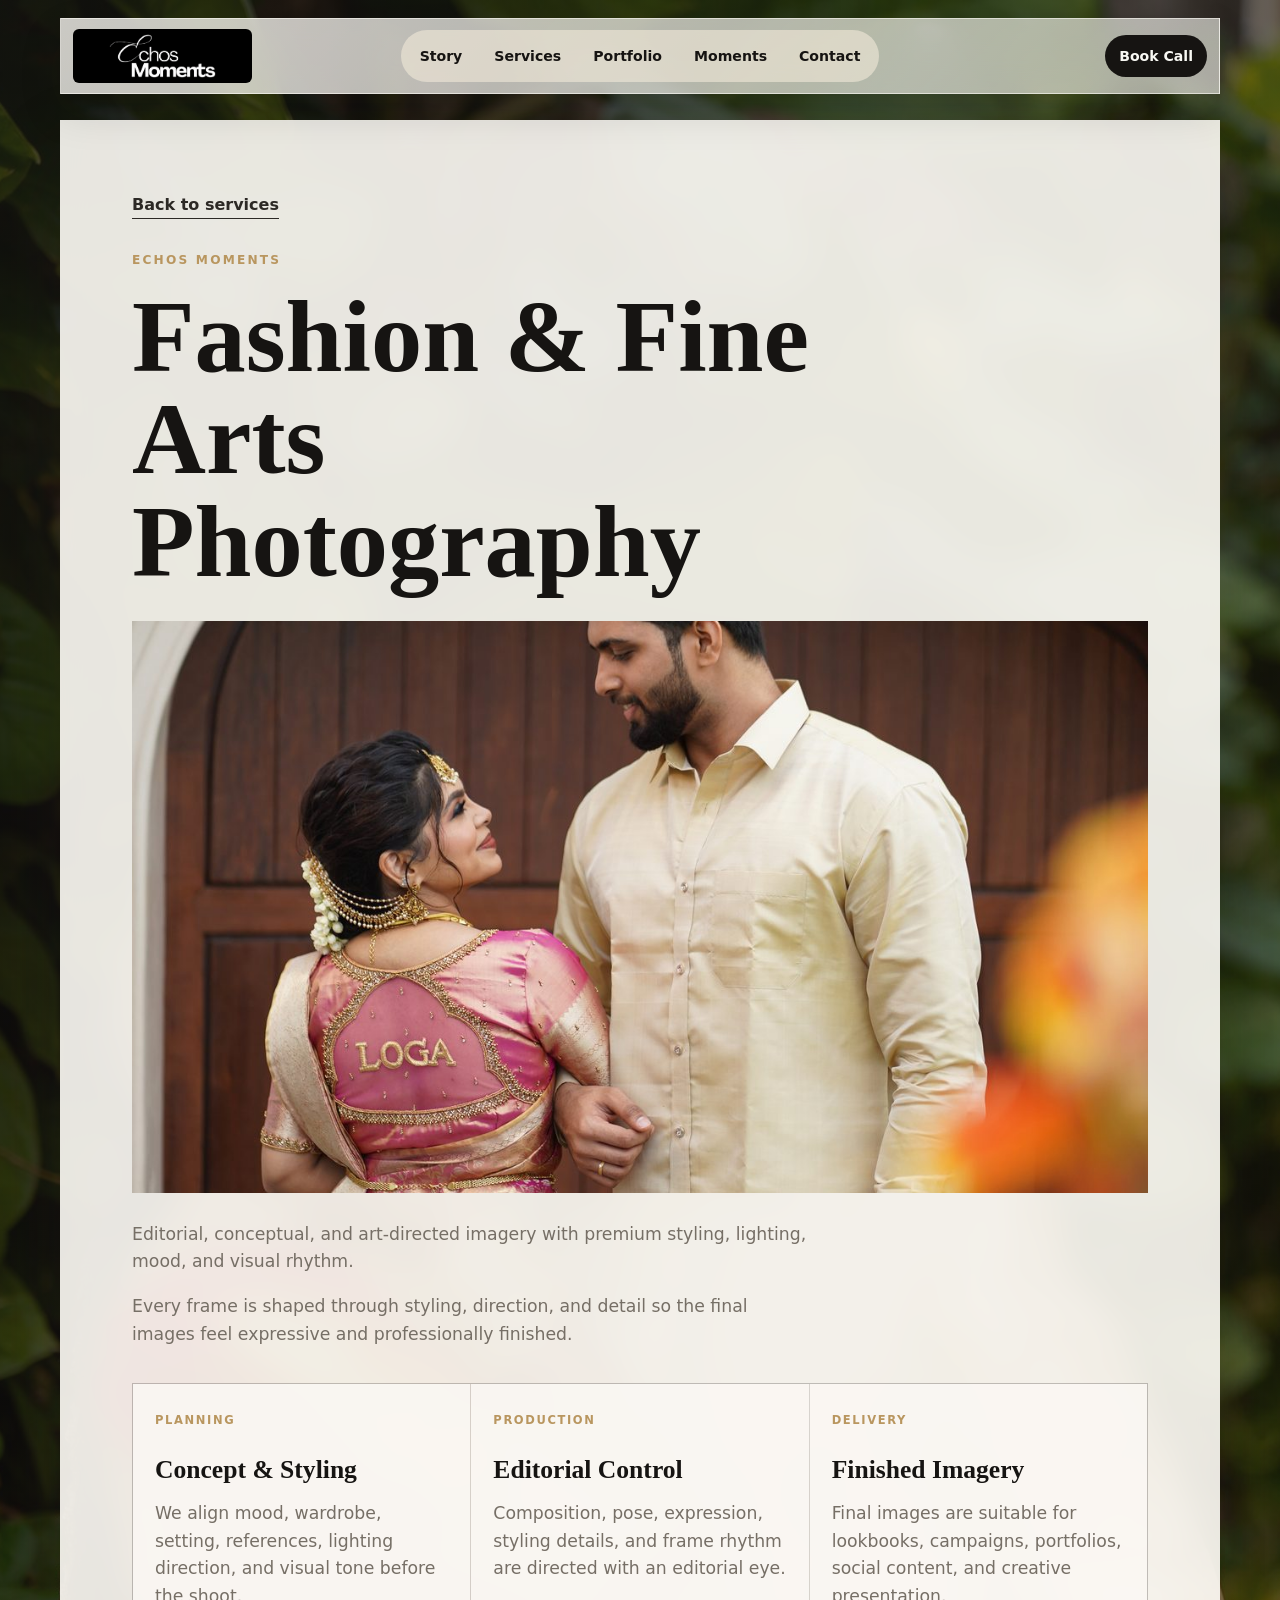
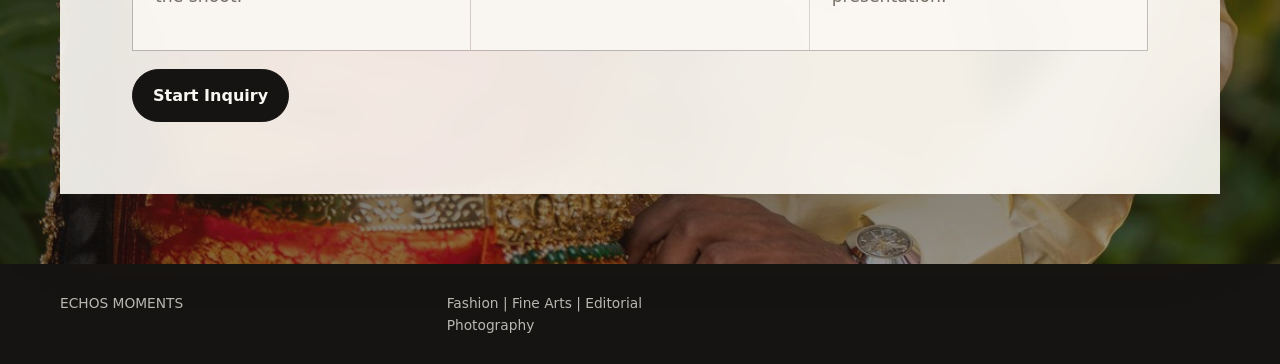
<file: services/fashion-fine-arts-photography/index.html>
<!doctype html>
<html lang="en">
  <head>
    <meta charset="utf-8" />
    <meta name="viewport" content="width=device-width, initial-scale=1" />
    <title>Fashion & Fine Arts Photography | ECHOS MOMENTS</title>
    <link rel="icon" type="image/x-icon" href="../../assets/brand/favicon.ico" />
    <link rel="icon" type="image/png" sizes="32x32" href="../../assets/brand/favicon-32.png" />
    <link rel="icon" type="image/png" sizes="192x192" href="../../assets/brand/favicon-192.png" />
    <link rel="apple-touch-icon" sizes="180x180" href="../../assets/brand/favicon-180.png" />
    <link rel="stylesheet" href="../../assets/css/styles.css" />
  </head>
  <body class="service-page">
    <header class="site-header" data-header>
      <a class="brand" href="../../index.html" aria-label="ECHOS MOMENTS home"><img class="brand-logo" src="../../assets/brand/echos-moments-logo-cropped.png" alt="Echos Moments" /></a>
      <nav class="nav" aria-label="Primary navigation"><a href="../../story/">Story</a><a href="../">Services</a><a href="../../portfolio/">Portfolio</a><a href="../../moments/">Moments</a><a href="../../contact/">Contact</a></nav>
      <a class="header-cta" href="tel:+917305980846">Book Call</a>
    </header>
    <main class="service-detail">
      <a class="back-link" href="../">Back to services</a>
      <p class="eyebrow">ECHOS MOMENTS</p>
      <h1>Fashion & Fine Arts Photography</h1>
      <div class="service-detail-image"><img src="../../assets/images/echos-moments-p04-2.jpg" alt="Fashion and fine arts photography visual" /></div>
      <p>Editorial, conceptual, and art-directed imagery with premium styling, lighting, mood, and visual rhythm.</p>
      <p>Every frame is shaped through styling, direction, and detail so the final images feel expressive and professionally finished.</p>
      <div class="detail-grid">
        <article class="detail-card"><span>Planning</span><h3>Concept & Styling</h3><p>We align mood, wardrobe, setting, references, lighting direction, and visual tone before the shoot.</p></article>
        <article class="detail-card"><span>Production</span><h3>Editorial Control</h3><p>Composition, pose, expression, styling details, and frame rhythm are directed with an editorial eye.</p></article>
        <article class="detail-card"><span>Delivery</span><h3>Finished Imagery</h3><p>Final images are suitable for lookbooks, campaigns, portfolios, social content, and creative presentation.</p></article>
      </div>
      <a class="button primary" href="../../contact/">Start Inquiry</a>
    </main>
    <footer class="footer"><span>ECHOS MOMENTS</span><span>Fashion | Fine Arts | Editorial Photography</span></footer>
    <script src="../../assets/js/main.js"></script>
  </body>
</html>
</file>
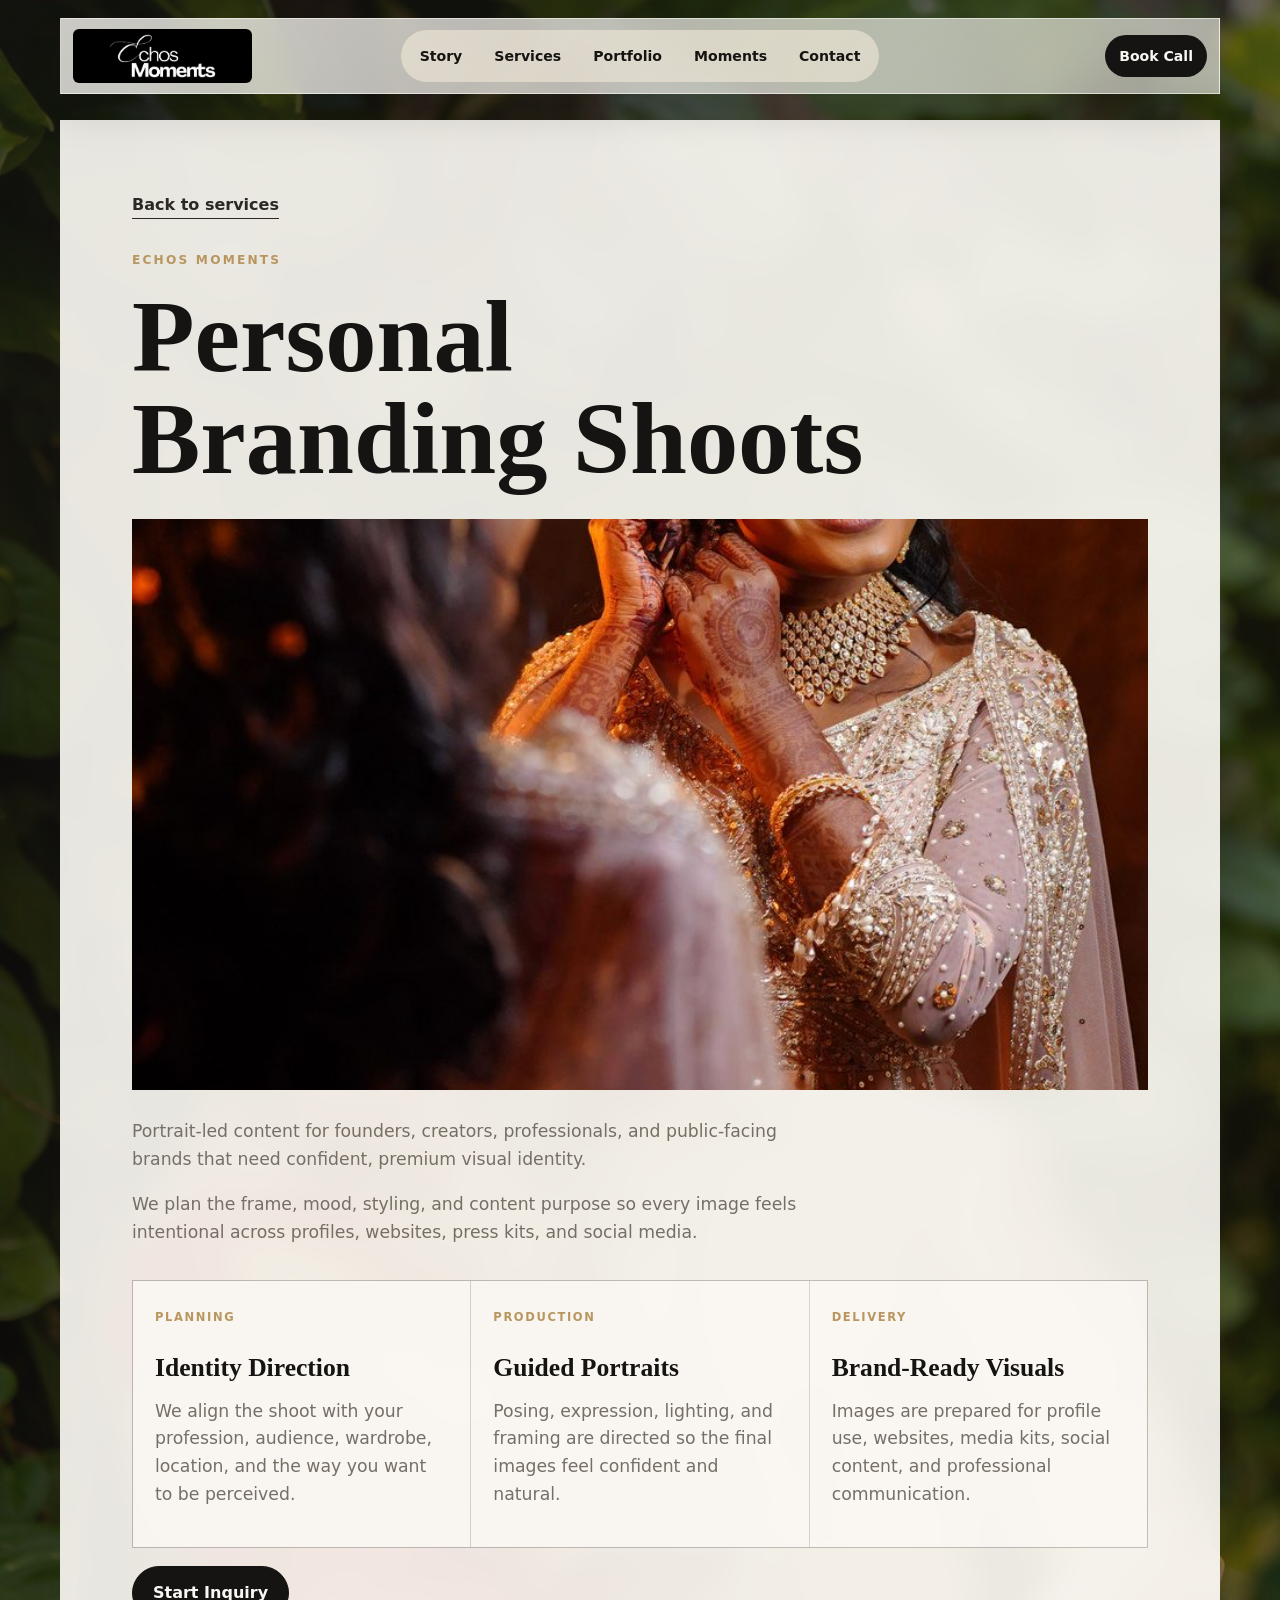
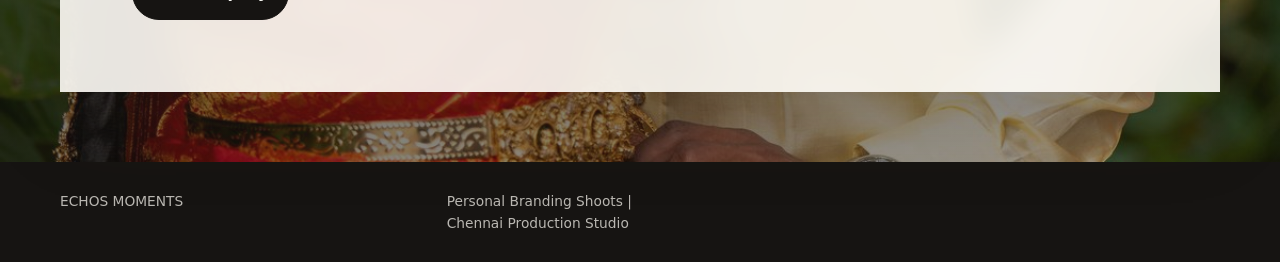
<file: services/personal-branding-shoots/index.html>
<!doctype html>
<html lang="en">
  <head>
    <meta charset="utf-8" />
    <meta name="viewport" content="width=device-width, initial-scale=1" />
    <title>Personal Branding Shoots | ECHOS MOMENTS</title>
    <link rel="icon" type="image/x-icon" href="../../assets/brand/favicon.ico" />
    <link rel="icon" type="image/png" sizes="32x32" href="../../assets/brand/favicon-32.png" />
    <link rel="icon" type="image/png" sizes="192x192" href="../../assets/brand/favicon-192.png" />
    <link rel="apple-touch-icon" sizes="180x180" href="../../assets/brand/favicon-180.png" />
    <link rel="stylesheet" href="../../assets/css/styles.css" />
  </head>
  <body class="service-page">
    <header class="site-header" data-header>
      <a class="brand" href="../../index.html" aria-label="ECHOS MOMENTS home"><img class="brand-logo" src="../../assets/brand/echos-moments-logo-cropped.png" alt="Echos Moments" /></a>
      <nav class="nav" aria-label="Primary navigation"><a href="../../story/">Story</a><a href="../">Services</a><a href="../../portfolio/">Portfolio</a><a href="../../moments/">Moments</a><a href="../../contact/">Contact</a></nav>
      <a class="header-cta" href="tel:+917305980846">Book Call</a>
    </header>
    <main class="service-detail">
      <a class="back-link" href="../">Back to services</a>
      <p class="eyebrow">ECHOS MOMENTS</p>
      <h1>Personal Branding Shoots</h1>
      <div class="service-detail-image"><img src="../../assets/images/echos-moments-p01-3.jpg" alt="Personal branding shoot visual" /></div>
      <p>Portrait-led content for founders, creators, professionals, and public-facing brands that need confident, premium visual identity.</p>
      <p>We plan the frame, mood, styling, and content purpose so every image feels intentional across profiles, websites, press kits, and social media.</p>
      <div class="detail-grid">
        <article class="detail-card"><span>Planning</span><h3>Identity Direction</h3><p>We align the shoot with your profession, audience, wardrobe, location, and the way you want to be perceived.</p></article>
        <article class="detail-card"><span>Production</span><h3>Guided Portraits</h3><p>Posing, expression, lighting, and framing are directed so the final images feel confident and natural.</p></article>
        <article class="detail-card"><span>Delivery</span><h3>Brand-Ready Visuals</h3><p>Images are prepared for profile use, websites, media kits, social content, and professional communication.</p></article>
      </div>
      <a class="button primary" href="../../contact/">Start Inquiry</a>
    </main>
    <footer class="footer"><span>ECHOS MOMENTS</span><span>Personal Branding Shoots | Chennai Production Studio</span></footer>
    <script src="../../assets/js/main.js"></script>
  </body>
</html>
</file>
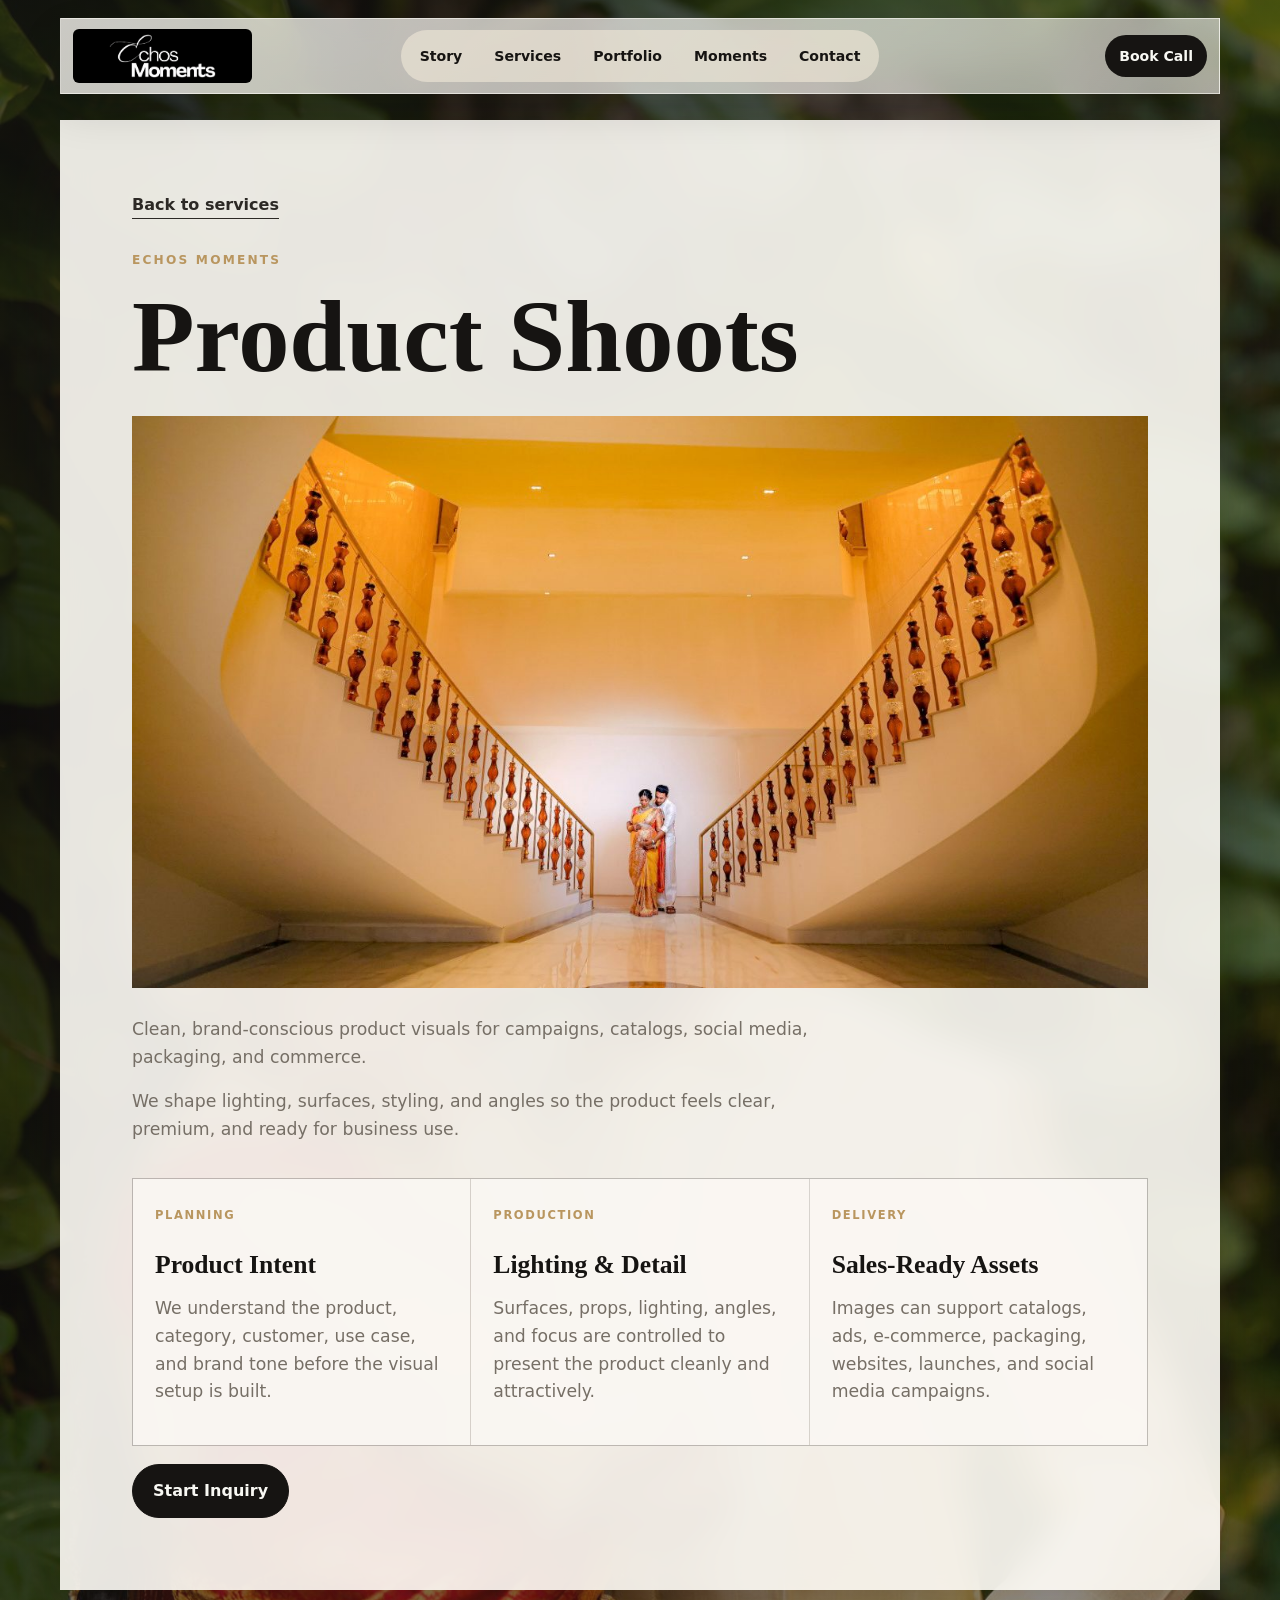
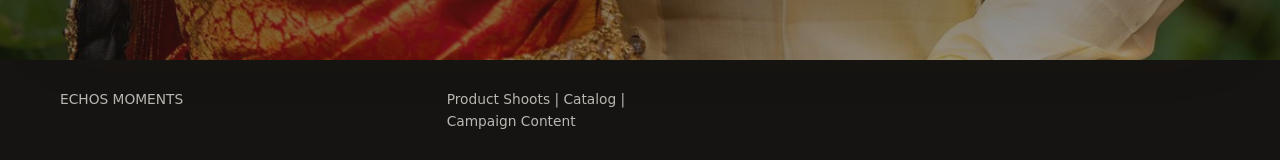
<file: services/product-shoots/index.html>
<!doctype html>
<html lang="en">
  <head>
    <meta charset="utf-8" />
    <meta name="viewport" content="width=device-width, initial-scale=1" />
    <title>Product Shoots | ECHOS MOMENTS</title>
    <link rel="icon" type="image/x-icon" href="../../assets/brand/favicon.ico" />
    <link rel="icon" type="image/png" sizes="32x32" href="../../assets/brand/favicon-32.png" />
    <link rel="icon" type="image/png" sizes="192x192" href="../../assets/brand/favicon-192.png" />
    <link rel="apple-touch-icon" sizes="180x180" href="../../assets/brand/favicon-180.png" />
    <link rel="stylesheet" href="../../assets/css/styles.css" />
  </head>
  <body class="service-page">
    <header class="site-header" data-header>
      <a class="brand" href="../../index.html" aria-label="ECHOS MOMENTS home"><img class="brand-logo" src="../../assets/brand/echos-moments-logo-cropped.png" alt="Echos Moments" /></a>
      <nav class="nav" aria-label="Primary navigation"><a href="../../story/">Story</a><a href="../">Services</a><a href="../../portfolio/">Portfolio</a><a href="../../moments/">Moments</a><a href="../../contact/">Contact</a></nav>
      <a class="header-cta" href="tel:+917305980846">Book Call</a>
    </header>
    <main class="service-detail">
      <a class="back-link" href="../">Back to services</a>
      <p class="eyebrow">ECHOS MOMENTS</p>
      <h1>Product Shoots</h1>
      <div class="service-detail-image"><img src="../../assets/images/echos-moments-p01-1.jpg" alt="Product shoot visual" /></div>
      <p>Clean, brand-conscious product visuals for campaigns, catalogs, social media, packaging, and commerce.</p>
      <p>We shape lighting, surfaces, styling, and angles so the product feels clear, premium, and ready for business use.</p>
      <div class="detail-grid">
        <article class="detail-card"><span>Planning</span><h3>Product Intent</h3><p>We understand the product, category, customer, use case, and brand tone before the visual setup is built.</p></article>
        <article class="detail-card"><span>Production</span><h3>Lighting & Detail</h3><p>Surfaces, props, lighting, angles, and focus are controlled to present the product cleanly and attractively.</p></article>
        <article class="detail-card"><span>Delivery</span><h3>Sales-Ready Assets</h3><p>Images can support catalogs, ads, e-commerce, packaging, websites, launches, and social media campaigns.</p></article>
      </div>
      <a class="button primary" href="../../contact/">Start Inquiry</a>
    </main>
    <footer class="footer"><span>ECHOS MOMENTS</span><span>Product Shoots | Catalog | Campaign Content</span></footer>
    <script src="../../assets/js/main.js"></script>
  </body>
</html>
</file>
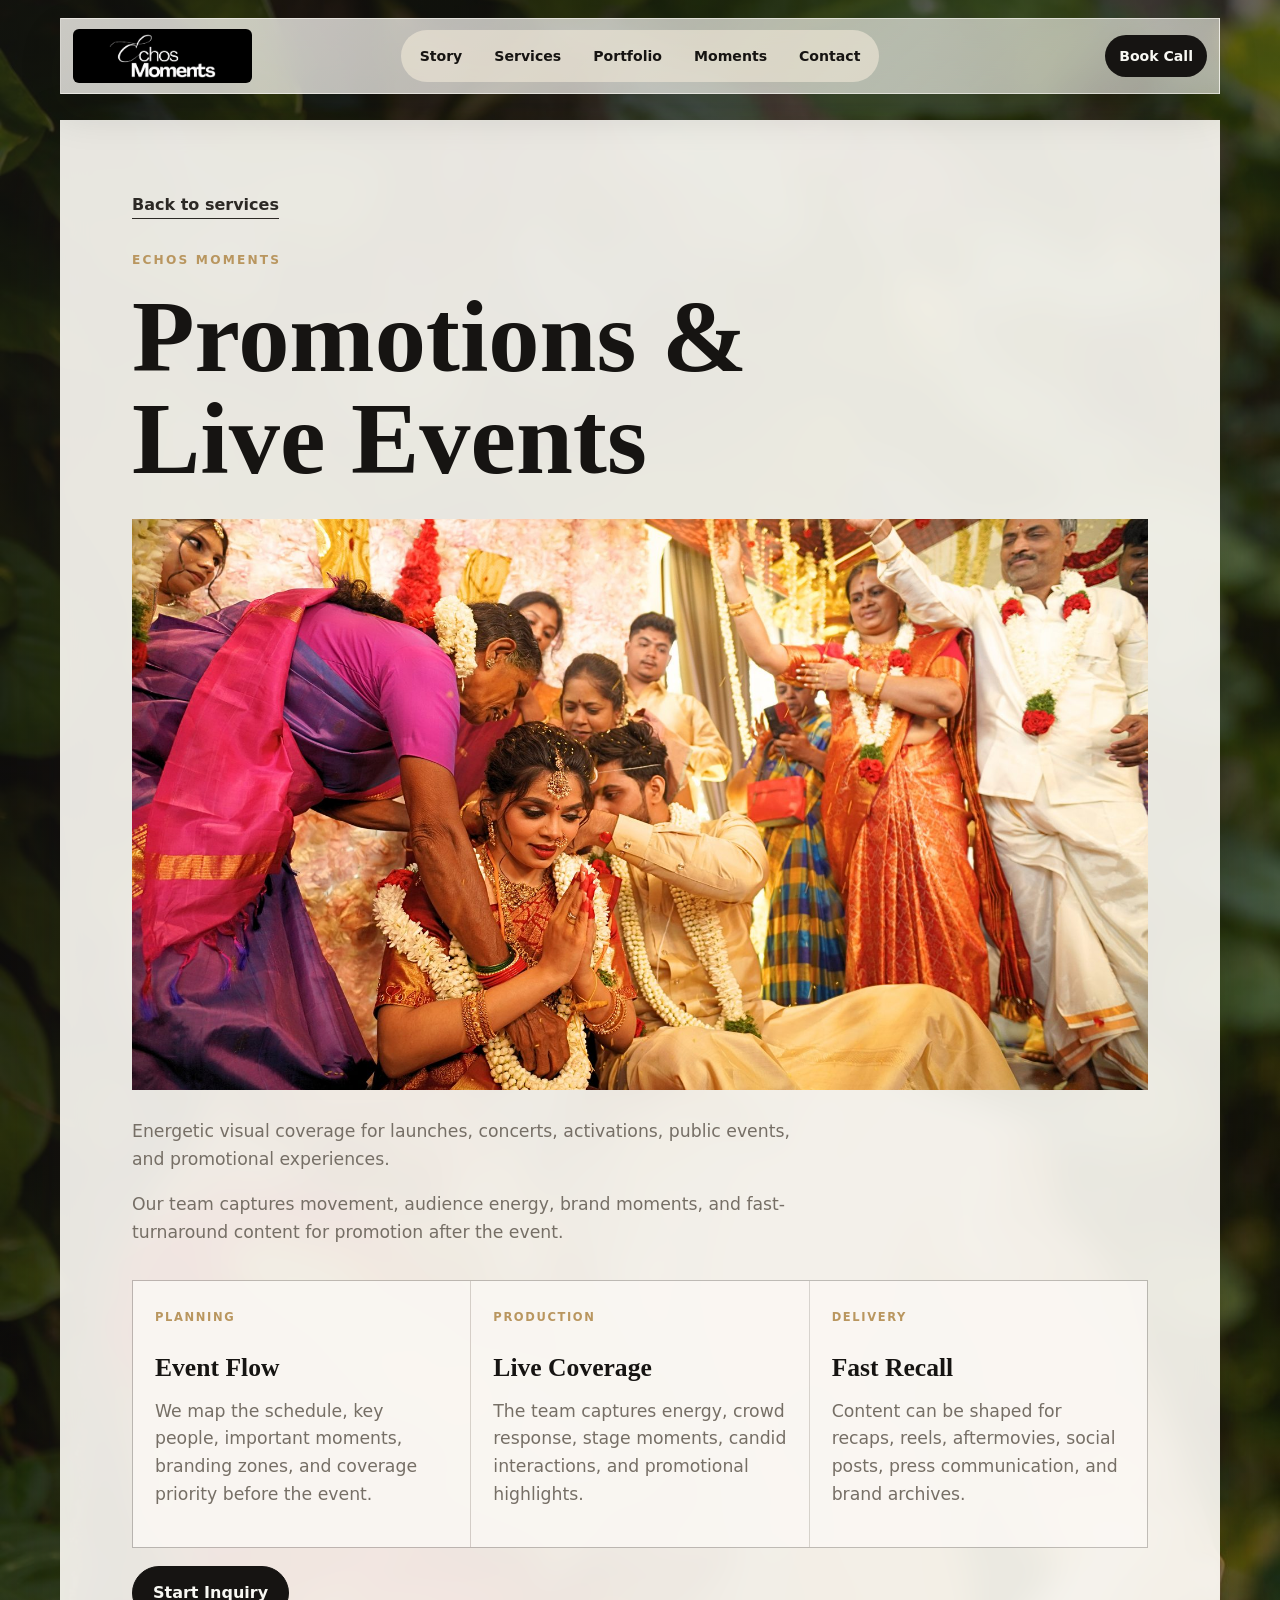
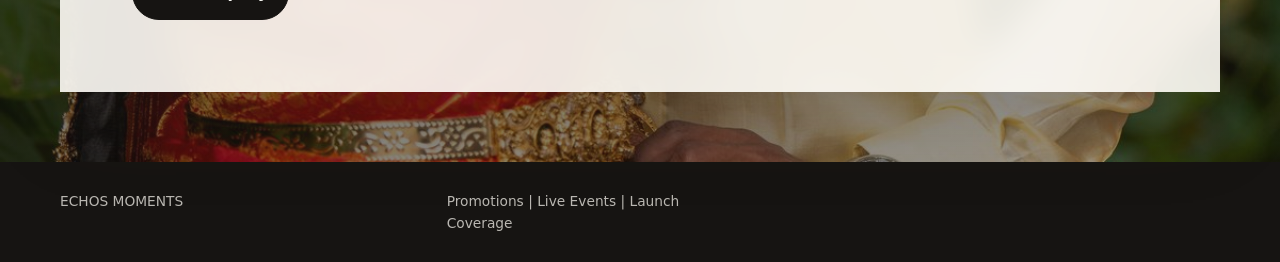
<file: services/promotions-live-events/index.html>
<!doctype html>
<html lang="en">
  <head>
    <meta charset="utf-8" />
    <meta name="viewport" content="width=device-width, initial-scale=1" />
    <title>Promotions & Live Events | ECHOS MOMENTS</title>
    <link rel="icon" type="image/x-icon" href="../../assets/brand/favicon.ico" />
    <link rel="icon" type="image/png" sizes="32x32" href="../../assets/brand/favicon-32.png" />
    <link rel="icon" type="image/png" sizes="192x192" href="../../assets/brand/favicon-192.png" />
    <link rel="apple-touch-icon" sizes="180x180" href="../../assets/brand/favicon-180.png" />
    <link rel="stylesheet" href="../../assets/css/styles.css" />
  </head>
  <body class="service-page">
    <header class="site-header" data-header>
      <a class="brand" href="../../index.html" aria-label="ECHOS MOMENTS home"><img class="brand-logo" src="../../assets/brand/echos-moments-logo-cropped.png" alt="Echos Moments" /></a>
      <nav class="nav" aria-label="Primary navigation"><a href="../../story/">Story</a><a href="../">Services</a><a href="../../portfolio/">Portfolio</a><a href="../../moments/">Moments</a><a href="../../contact/">Contact</a></nav>
      <a class="header-cta" href="tel:+917305980846">Book Call</a>
    </header>
    <main class="service-detail">
      <a class="back-link" href="../">Back to services</a>
      <p class="eyebrow">ECHOS MOMENTS</p>
      <h1>Promotions & Live Events</h1>
      <div class="service-detail-image"><img src="../../assets/images/echos-moments-p06-2.jpg" alt="Live event coverage visual" /></div>
      <p>Energetic visual coverage for launches, concerts, activations, public events, and promotional experiences.</p>
      <p>Our team captures movement, audience energy, brand moments, and fast-turnaround content for promotion after the event.</p>
      <div class="detail-grid">
        <article class="detail-card"><span>Planning</span><h3>Event Flow</h3><p>We map the schedule, key people, important moments, branding zones, and coverage priority before the event.</p></article>
        <article class="detail-card"><span>Production</span><h3>Live Coverage</h3><p>The team captures energy, crowd response, stage moments, candid interactions, and promotional highlights.</p></article>
        <article class="detail-card"><span>Delivery</span><h3>Fast Recall</h3><p>Content can be shaped for recaps, reels, aftermovies, social posts, press communication, and brand archives.</p></article>
      </div>
      <a class="button primary" href="../../contact/">Start Inquiry</a>
    </main>
    <footer class="footer"><span>ECHOS MOMENTS</span><span>Promotions | Live Events | Launch Coverage</span></footer>
    <script src="../../assets/js/main.js"></script>
  </body>
</html>
</file>
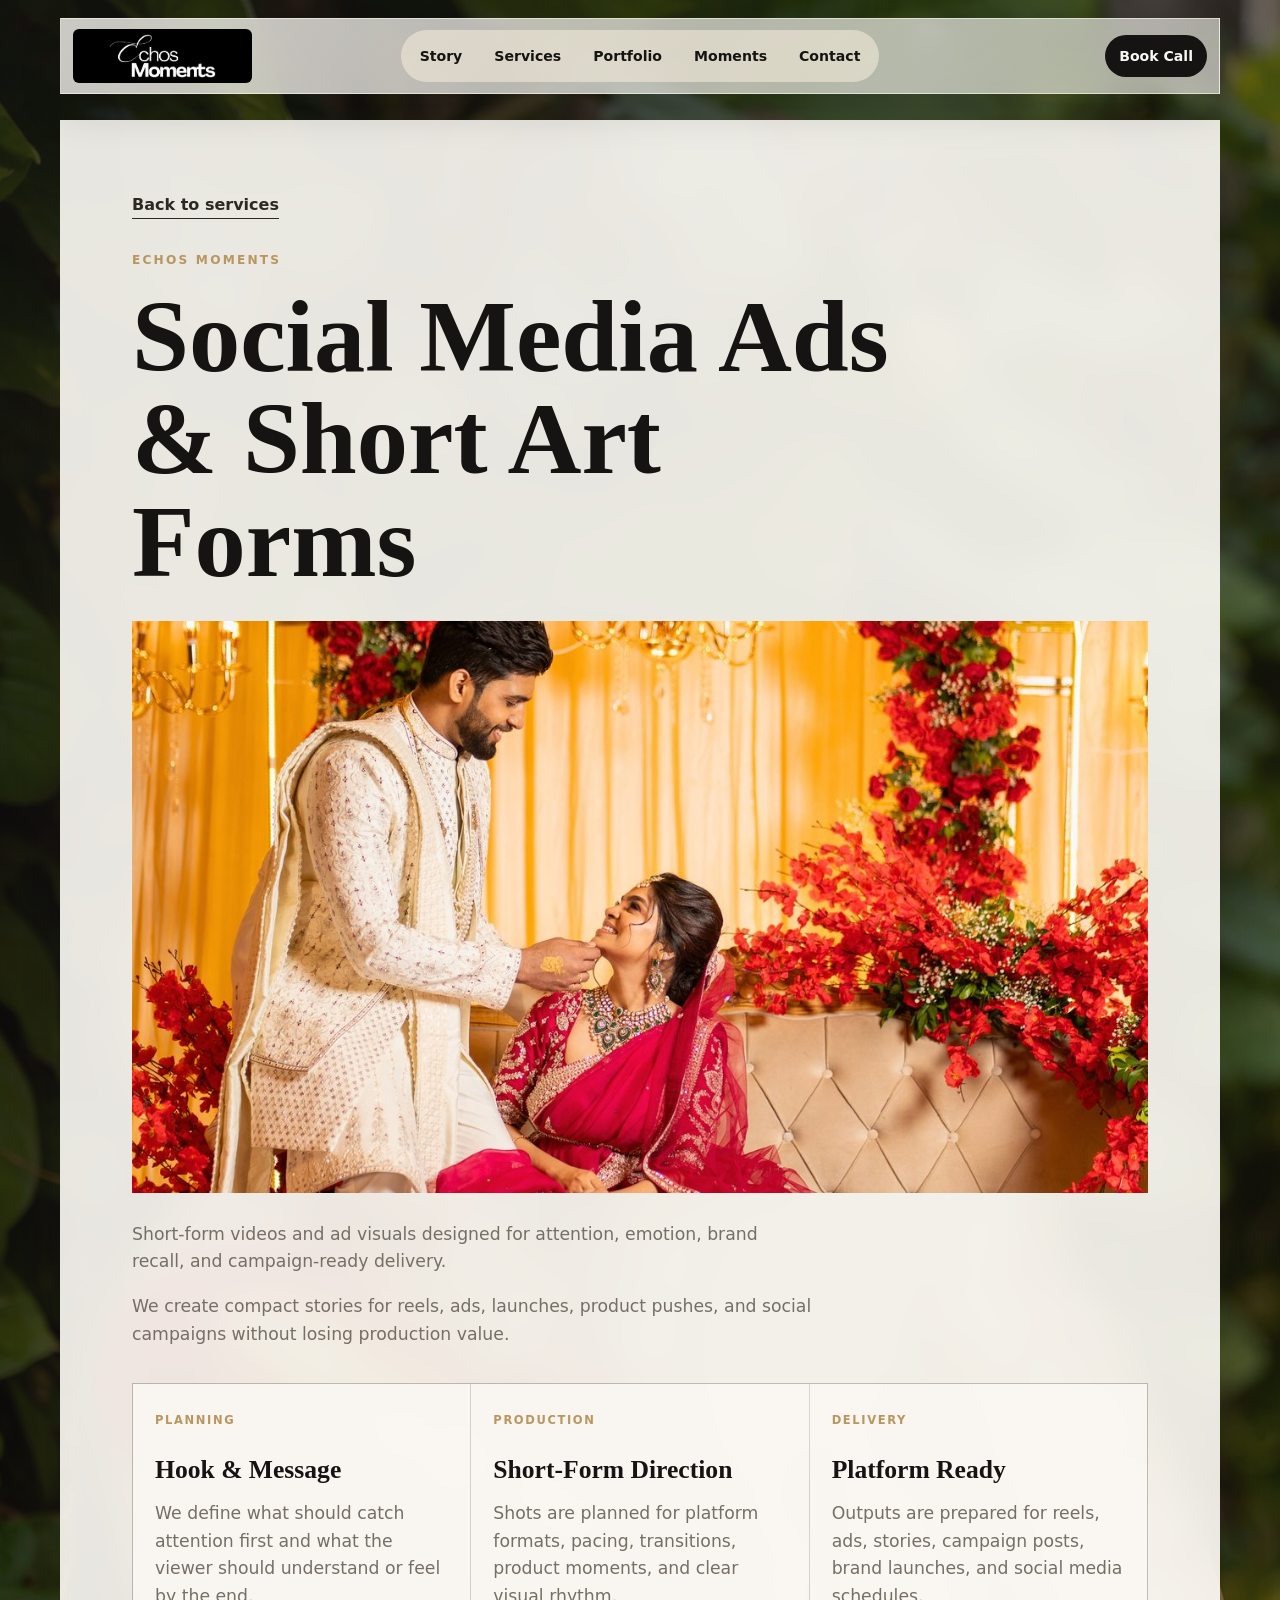
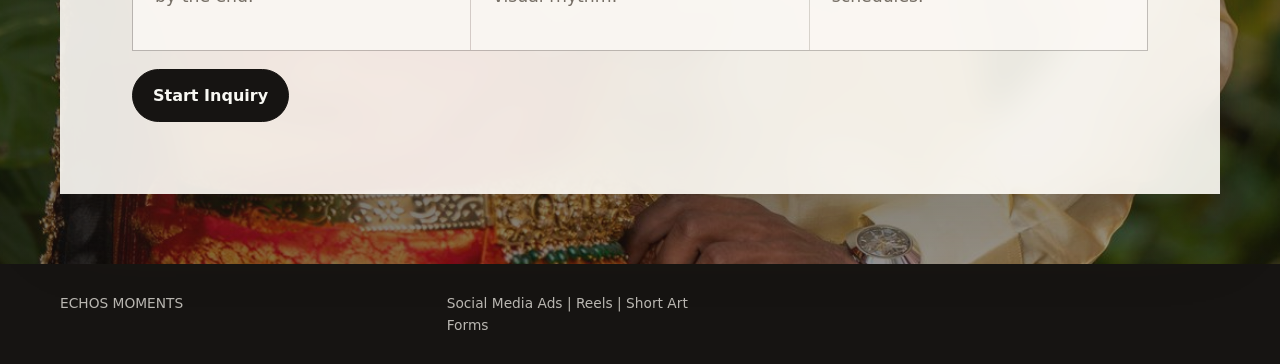
<file: services/social-media-ads-short-art-forms/index.html>
<!doctype html>
<html lang="en">
  <head>
    <meta charset="utf-8" />
    <meta name="viewport" content="width=device-width, initial-scale=1" />
    <title>Social Media Ads & Short Art Forms | ECHOS MOMENTS</title>
    <link rel="icon" type="image/x-icon" href="../../assets/brand/favicon.ico" />
    <link rel="icon" type="image/png" sizes="32x32" href="../../assets/brand/favicon-32.png" />
    <link rel="icon" type="image/png" sizes="192x192" href="../../assets/brand/favicon-192.png" />
    <link rel="apple-touch-icon" sizes="180x180" href="../../assets/brand/favicon-180.png" />
    <link rel="stylesheet" href="../../assets/css/styles.css" />
  </head>
  <body class="service-page">
    <header class="site-header" data-header>
      <a class="brand" href="../../index.html" aria-label="ECHOS MOMENTS home"><img class="brand-logo" src="../../assets/brand/echos-moments-logo-cropped.png" alt="Echos Moments" /></a>
      <nav class="nav" aria-label="Primary navigation"><a href="../../story/">Story</a><a href="../">Services</a><a href="../../portfolio/">Portfolio</a><a href="../../moments/">Moments</a><a href="../../contact/">Contact</a></nav>
      <a class="header-cta" href="tel:+917305980846">Book Call</a>
    </header>
    <main class="service-detail">
      <a class="back-link" href="../">Back to services</a>
      <p class="eyebrow">ECHOS MOMENTS</p>
      <h1>Social Media Ads & Short Art Forms</h1>
      <div class="service-detail-image"><img src="../../assets/images/echos-moments-p04-4.jpg" alt="Short form ad visual" /></div>
      <p>Short-form videos and ad visuals designed for attention, emotion, brand recall, and campaign-ready delivery.</p>
      <p>We create compact stories for reels, ads, launches, product pushes, and social campaigns without losing production value.</p>
      <div class="detail-grid">
        <article class="detail-card"><span>Planning</span><h3>Hook & Message</h3><p>We define what should catch attention first and what the viewer should understand or feel by the end.</p></article>
        <article class="detail-card"><span>Production</span><h3>Short-Form Direction</h3><p>Shots are planned for platform formats, pacing, transitions, product moments, and clear visual rhythm.</p></article>
        <article class="detail-card"><span>Delivery</span><h3>Platform Ready</h3><p>Outputs are prepared for reels, ads, stories, campaign posts, brand launches, and social media schedules.</p></article>
      </div>
      <a class="button primary" href="../../contact/">Start Inquiry</a>
    </main>
    <footer class="footer"><span>ECHOS MOMENTS</span><span>Social Media Ads | Reels | Short Art Forms</span></footer>
    <script src="../../assets/js/main.js"></script>
  </body>
</html>
</file>
<file: assets/css/styles.css>
:root {
  --ink: #161412;
  --charcoal: #2c2925;
  --muted: #766f66;
  --paper: #f8f8f3;
  --warm: #efe7d8;
  --ivory: #fffdf8;
  --gold: #b9965f;
  --gold-soft: #ecd6aa;
  --sage: #8c9a85;
  --rose: #b77a6d;
  --line: rgba(44, 41, 37, 0.14);
  --shadow: 0 26px 70px rgba(49, 39, 27, 0.14);
  --shadow-lift: 0 34px 76px rgba(49, 39, 27, 0.18);
}

* {
  box-sizing: border-box;
}

html {
  scroll-behavior: smooth;
}

body {
  margin: 0;
  background: var(--paper);
  color: var(--ink);
  font-family: Inter, system-ui, -apple-system, BlinkMacSystemFont, "Segoe UI", sans-serif;
  line-height: 1.6;
  overflow-x: hidden;
}

body.modal-open {
  overflow: hidden;
}

img {
  display: block;
  width: 100%;
}

a {
  color: inherit;
  text-decoration: none;
}

.site-header {
  position: fixed;
  top: 18px;
  left: 50%;
  z-index: 20;
  display: grid;
  width: min(1160px, calc(100% - 32px));
  grid-template-columns: 1fr auto 1fr;
  align-items: center;
  gap: 18px;
  transform: translateX(-50%);
  border: 1px solid rgba(255, 253, 248, 0.58);
  background: linear-gradient(135deg, rgba(255, 253, 248, 0.78), rgba(255, 253, 248, 0.58));
  box-shadow: 0 18px 44px rgba(28, 23, 18, 0.12);
  backdrop-filter: blur(18px);
  padding: 10px 12px;
  transition: box-shadow 240ms ease, border-color 240ms ease, background 240ms ease;
}

.brand,
.nav,
.header-cta,
.button,
.filter,
.tag-cloud span {
  border-radius: 999px;
}

.brand {
  display: flex;
  align-items: center;
  gap: 10px;
  min-width: 0;
  transition: transform 220ms ease;
}

.brand:hover {
  transform: translateY(-1px);
}

.brand-logo {
  width: clamp(156px, 14vw, 192px);
  height: 54px;
  object-fit: contain;
  border-radius: 6px;
  background: #000;
  padding: 2px 10px;
  image-rendering: auto;
}

.brand-mark {
  display: grid;
  width: 42px;
  height: 42px;
  place-items: center;
  background: var(--ink);
  color: var(--paper);
  font-weight: 800;
  letter-spacing: 0;
}

.brand strong,
.brand small {
  display: block;
  line-height: 1;
}

.brand small {
  margin-top: 4px;
  color: var(--muted);
  font-size: 0.68rem;
  font-weight: 700;
  letter-spacing: 0.16em;
}

.nav {
  display: flex;
  gap: 4px;
  background: rgba(241, 232, 217, 0.62);
  padding: 5px;
}

.menu-toggle {
  display: none;
  width: 44px;
  height: 44px;
  place-items: center;
  justify-self: end;
  border: 1px solid rgba(44, 41, 37, 0.14);
  border-radius: 8px;
  background: rgba(255, 253, 248, 0.82);
  color: var(--ink);
  cursor: pointer;
  transition: transform 220ms ease, background 220ms ease, box-shadow 220ms ease;
}

.menu-toggle:hover {
  transform: translateY(-1px);
  box-shadow: 0 14px 30px rgba(22, 20, 18, 0.14);
}

.menu-toggle span {
  display: block;
  width: 18px;
  height: 2px;
  margin: 3px 0;
  border-radius: 999px;
  background: currentColor;
  transition: transform 220ms ease, opacity 220ms ease;
}

.site-header.menu-open .menu-toggle span:nth-child(1) {
  transform: translateY(5px) rotate(45deg);
}

.site-header.menu-open .menu-toggle span:nth-child(2) {
  opacity: 0;
}

.site-header.menu-open .menu-toggle span:nth-child(3) {
  transform: translateY(-5px) rotate(-45deg);
}

.nav a,
.header-cta {
  position: relative;
  padding: 10px 14px;
  font-size: 0.88rem;
  font-weight: 700;
  transition: color 220ms ease, background 220ms ease;
}

.nav a::after {
  position: absolute;
  left: 14px;
  right: 14px;
  bottom: 6px;
  height: 1px;
  content: "";
  background: var(--gold);
  transform: scaleX(0);
  transform-origin: center;
  transition: transform 240ms ease;
}

.nav a:hover {
  color: var(--ink);
}

.nav a:hover::after {
  transform: scaleX(1);
}

.header-cta {
  justify-self: end;
  background: var(--ink);
  color: var(--paper);
  overflow: hidden;
}

.header-cta:hover {
  box-shadow: 0 14px 30px rgba(22, 20, 18, 0.18);
  transform: translateY(-1px);
}

.hero {
  position: relative;
  min-height: 96vh;
  display: grid;
  align-items: end;
  overflow: hidden;
  padding: 140px max(24px, calc((100vw - 1160px) / 2)) 54px;
  background: var(--warm);
}

.hero::after {
  position: absolute;
  inset: 0;
  content: "";
  background:
    linear-gradient(90deg, rgba(250, 247, 240, 0.94) 0%, rgba(250, 247, 240, 0.82) 36%, rgba(250, 247, 240, 0.12) 74%),
    linear-gradient(0deg, rgba(250, 247, 240, 0.85) 0%, rgba(250, 247, 240, 0) 42%);
  pointer-events: none;
}

.hero-media {
  position: absolute;
  inset: 0;
  display: grid;
  grid-template-columns: 1.25fr 0.76fr 0.9fr;
  gap: 12px;
  padding: 94px 24px 24px 42%;
  opacity: 0.9;
}

.hero-media img {
  height: 100%;
  object-fit: cover;
  filter: saturate(0.82) contrast(0.95) brightness(1.07);
  box-shadow: var(--shadow);
  transition: filter 420ms ease, transform 420ms ease;
}

.hero:hover .hero-media img {
  filter: saturate(0.9) contrast(0.98) brightness(1.04);
}

.hero-media img:nth-child(1) {
  align-self: end;
  height: 76%;
}

.hero-media img:nth-child(2) {
  height: 100%;
}

.hero-media img:nth-child(3) {
  align-self: center;
  height: 66%;
}

.hero-copy,
.hero-proof {
  position: relative;
  z-index: 2;
}

.hero-copy {
  max-width: 690px;
}

.eyebrow {
  margin: 0 0 16px;
  color: var(--gold);
  font-size: 0.76rem;
  font-weight: 800;
  letter-spacing: 0.18em;
  text-transform: uppercase;
}

h1,
h2,
h3,
.quote p {
  margin: 0;
  font-family: "Playfair Display", Georgia, serif;
  letter-spacing: 0;
  line-height: 1;
}

h1 {
  max-width: 760px;
  font-size: clamp(3.5rem, 8vw, 7.4rem);
}

h2 {
  font-size: clamp(2.3rem, 5vw, 4.8rem);
}

h3 {
  font-size: 1.65rem;
}

.hero-copy > p:not(.eyebrow),
.section-heading p:not(.eyebrow),
.story p,
.moments-copy p,
.contact-copy p {
  max-width: 700px;
  color: var(--muted);
  font-size: 1.06rem;
}

.hero-actions,
.filter-row {
  display: flex;
  flex-wrap: wrap;
  gap: 12px;
  margin-top: 28px;
}

.button {
  position: relative;
  display: inline-flex;
  min-height: 48px;
  align-items: center;
  justify-content: center;
  overflow: hidden;
  padding: 13px 20px;
  border: 1px solid var(--ink);
  cursor: pointer;
  font: inherit;
  font-weight: 800;
  transition: transform 220ms ease, background 220ms ease, box-shadow 220ms ease, border-color 220ms ease;
}

.button::after {
  position: absolute;
  inset: 1px;
  content: "";
  border-radius: inherit;
  background: linear-gradient(110deg, transparent 0%, rgba(255, 253, 248, 0.32) 46%, transparent 64%);
  opacity: 0;
  transform: translateX(-34%);
  transition: opacity 240ms ease, transform 420ms ease;
}

.button:hover,
.service-card:hover,
.portfolio-item:hover,
.stat-card:hover,
.trust-card:hover {
  transform: translateY(-4px);
}

.button:hover {
  box-shadow: 0 18px 38px rgba(44, 41, 37, 0.16);
}

.button:hover::after {
  opacity: 1;
  transform: translateX(34%);
}

.button.primary {
  background: var(--ink);
  color: var(--paper);
}

.button.secondary {
  background: rgba(255, 253, 248, 0.62);
}

.button.full {
  width: 100%;
}

.hero-proof {
  display: flex;
  flex-wrap: wrap;
  gap: 10px;
  margin-top: 60px;
}

.hero-proof span {
  border: 1px solid rgba(44, 41, 37, 0.16);
  background: linear-gradient(135deg, rgba(255, 253, 248, 0.72), rgba(255, 253, 248, 0.44));
  backdrop-filter: blur(12px);
  padding: 10px 13px;
  color: var(--charcoal);
  font-size: 0.86rem;
  font-weight: 800;
}

.intro-band {
  padding: 34px 24px;
  background: var(--ink);
  color: var(--paper);
  text-align: center;
}

.intro-band p {
  max-width: 950px;
  margin: 0 auto;
  font-family: "Playfair Display", Georgia, serif;
  font-size: clamp(1.5rem, 3.5vw, 3.2rem);
  line-height: 1.08;
}

.section,
.moments,
.instagram,
.contact {
  padding: 110px max(24px, calc((100vw - 1160px) / 2));
}

.split,
.moments,
.contact {
  display: grid;
  grid-template-columns: minmax(0, 0.9fr) minmax(0, 1.1fr);
  gap: 70px;
  align-items: center;
}

.story {
  display: grid;
  gap: 16px;
}

.stats-section {
  display: grid;
  grid-template-columns: 1fr;
  gap: clamp(34px, 5vw, 62px);
  background:
    linear-gradient(135deg, rgba(255, 253, 248, 0.98) 0%, rgba(242, 235, 222, 0.94) 100%),
    var(--ivory);
}

.stats-top {
  display: grid;
  grid-template-columns: minmax(0, 0.92fr) minmax(280px, 0.72fr);
  gap: clamp(32px, 6vw, 86px);
  align-items: center;
}

.stats-intro {
  max-width: 660px;
}

.stats-intro p:not(.eyebrow) {
  max-width: 520px;
  color: var(--muted);
  font-size: 1rem;
}

.stats-visual {
  position: relative;
  min-height: 360px;
  margin: 0;
  overflow: hidden;
  box-shadow: var(--shadow);
}

.stats-visual::after {
  position: absolute;
  inset: 0;
  content: "";
  border: 1px solid rgba(255, 253, 248, 0.44);
  pointer-events: none;
}

.stats-visual img {
  height: 100%;
  object-fit: cover;
  transition: transform 500ms ease;
}

.stats-visual:hover img {
  transform: scale(1.035);
}

.stats-grid {
  position: relative;
  display: grid;
  grid-template-columns: repeat(4, minmax(0, 1fr));
  gap: clamp(18px, 3vw, 38px);
  border: 0;
  background: transparent;
}

.stat-card {
  position: relative;
  min-height: 156px;
  display: flex;
  flex-direction: column;
  justify-content: space-between;
  overflow: hidden;
  border: 0;
  border-top: 1px solid rgba(185, 150, 95, 0.42);
  background: transparent;
  box-shadow: none;
  backdrop-filter: blur(16px);
  padding: clamp(18px, 3vw, 26px) 0 0;
  transition: transform 260ms ease, box-shadow 260ms ease, border-color 260ms ease;
}

.stat-card::before {
  position: absolute;
  top: 0;
  left: 0;
  width: 54px;
  height: 2px;
  content: "";
  background: var(--gold);
}

.stat-card:hover {
  z-index: 1;
  box-shadow: none;
}

.stat-card strong {
  display: block;
  max-width: 100%;
  color: var(--ink);
  font-family: "Playfair Display", Georgia, serif;
  font-size: clamp(2.2rem, 4.4vw, 4rem);
  line-height: 0.95;
  overflow-wrap: anywhere;
}

.stat-card span {
  display: block;
  color: var(--muted);
  font-size: 0.88rem;
  font-weight: 900;
  letter-spacing: 0.12em;
  text-transform: uppercase;
}

.services {
  background: var(--ivory);
}

.section-heading {
  max-width: 850px;
  margin-bottom: 44px;
}

.service-grid {
  display: grid;
  grid-template-columns: repeat(4, minmax(0, 1fr));
  gap: 1px;
  border: 1px solid var(--line);
  background: var(--line);
}

.service-card {
  min-height: 270px;
  display: flex;
  flex-direction: column;
  justify-content: space-between;
  border: 0;
  background: var(--ivory);
  padding: 24px;
  transition: transform 220ms ease, box-shadow 220ms ease, border-color 220ms ease;
}

.service-card:hover {
  z-index: 1;
  box-shadow: var(--shadow);
}

.service-card span {
  color: var(--gold);
  font-weight: 900;
}

.service-card p {
  color: var(--muted);
}

.service-card h3 {
  max-width: 100%;
  font-size: clamp(1.35rem, 2.2vw, 1.85rem);
  line-height: 1.02;
  overflow-wrap: anywhere;
}

.portfolio {
  background: linear-gradient(180deg, #f2f4ee 0%, #e8ede2 100%);
}

.filter {
  border: 1px solid var(--line);
  background: var(--ivory);
  color: var(--charcoal);
  cursor: pointer;
  font: inherit;
  font-size: 0.9rem;
  font-weight: 800;
  padding: 10px 15px;
}

.filter.active {
  background: var(--charcoal);
  color: var(--paper);
}

.portfolio-grid {
  display: grid;
  grid-template-columns: repeat(4, minmax(0, 1fr));
  gap: 14px;
  margin-top: 30px;
}

.portfolio-item {
  position: relative;
  aspect-ratio: 4 / 5;
  min-height: 0;
  overflow: hidden;
  background: var(--ivory);
  box-shadow: 0 15px 38px rgba(44, 41, 37, 0.1);
  transition: transform 220ms ease, box-shadow 220ms ease;
}

.portfolio-item.wide {
  grid-column: auto;
}

.portfolio-item.tall {
  grid-row: auto;
  min-height: 0;
}

.portfolio-item:hover {
  box-shadow: var(--shadow-lift);
}

.portfolio-item:hover img,
.moments-image:hover img,
.instagram-strip img:hover {
  transform: scale(1.035);
}

.portfolio-item.is-hidden {
  display: none;
}

.portfolio-item img,
.moments-image img {
  height: 100%;
  object-fit: cover;
  filter: saturate(0.78) contrast(0.96) brightness(1.08);
  transition: transform 480ms ease, filter 480ms ease;
}

.portfolio-item figcaption {
  position: absolute;
  right: 14px;
  bottom: 14px;
  left: 14px;
  display: grid;
  gap: 4px;
  background: rgba(255, 253, 248, 0.78);
  backdrop-filter: blur(14px);
  color: var(--ink);
  padding: 11px 12px;
  font-size: 0.84rem;
  font-weight: 800;
}

.portfolio-item figcaption span {
  color: var(--gold);
  font-size: 0.68rem;
  letter-spacing: 0.13em;
  text-transform: uppercase;
}

.moments {
  background: var(--ivory);
}

.moments-image {
  min-height: 680px;
  overflow: hidden;
  box-shadow: var(--shadow);
}

.moments-image img {
  height: 100%;
  min-height: 680px;
  object-fit: cover;
}

.tag-cloud {
  display: flex;
  flex-wrap: wrap;
  gap: 10px;
  margin-top: 28px;
}

.tag-cloud span {
  border: 1px solid rgba(185, 150, 95, 0.34);
  background: #fff5f1;
  padding: 10px 13px;
  color: var(--charcoal);
  font-size: 0.9rem;
  font-weight: 800;
}

.trust-section {
  background:
    linear-gradient(180deg, rgba(44, 41, 37, 0.96), rgba(22, 20, 18, 0.98)),
    var(--charcoal);
  color: var(--paper);
}

.trust-section .section-heading p:not(.eyebrow) {
  color: rgba(250, 247, 240, 0.68);
}

.trust-grid {
  display: grid;
  grid-template-columns: repeat(4, minmax(0, 1fr));
  gap: 14px;
}

.trust-card {
  min-height: 250px;
  display: flex;
  flex-direction: column;
  justify-content: flex-end;
  border: 1px solid rgba(250, 247, 240, 0.14);
  background: linear-gradient(145deg, rgba(255, 253, 248, 0.09), rgba(255, 253, 248, 0.03));
  box-shadow: 0 20px 52px rgba(0, 0, 0, 0.12);
  backdrop-filter: blur(14px);
  padding: 24px;
  transition: transform 240ms ease, border-color 240ms ease, background 240ms ease;
}

.trust-card.feature {
  grid-column: span 2;
  min-height: 330px;
  background:
    linear-gradient(145deg, rgba(185, 150, 95, 0.28), rgba(255, 253, 248, 0.06)),
    linear-gradient(180deg, rgba(255, 253, 248, 0.06), rgba(255, 253, 248, 0.02));
}

.trust-card:hover {
  border-color: rgba(236, 214, 170, 0.42);
  background: linear-gradient(145deg, rgba(255, 253, 248, 0.13), rgba(255, 253, 248, 0.04));
}

.trust-card span {
  color: var(--gold-soft);
  font-size: 0.78rem;
  font-weight: 900;
  letter-spacing: 0.14em;
  text-transform: uppercase;
}

.trust-card strong {
  margin: 20px 0;
  color: var(--gold-soft);
  font-family: "Playfair Display", Georgia, serif;
  font-size: clamp(4rem, 8vw, 7.8rem);
  line-height: 0.8;
}

.trust-card p {
  margin: 16px 0 0;
  color: rgba(250, 247, 240, 0.72);
}

.testimonials {
  background: #efe9e4;
}

.quote {
  max-width: 930px;
}

.quote p {
  font-size: clamp(2.2rem, 5vw, 5.2rem);
}

.quote span {
  display: block;
  margin-top: 22px;
  color: var(--muted);
  font-weight: 800;
}

.instagram {
  display: grid;
  grid-template-columns: minmax(220px, 0.34fr) minmax(0, 1fr);
  gap: clamp(22px, 4vw, 46px);
  align-items: center;
  background: var(--ivory);
}

.instagram-copy h2 {
  max-width: 100%;
  font-size: clamp(1.8rem, 3.2vw, 3.15rem);
  overflow-wrap: anywhere;
}

.instagram-copy a {
  display: inline-block;
  margin-top: 18px;
  border-bottom: 1px solid currentColor;
  color: var(--charcoal);
  font-weight: 900;
}

.instagram-strip {
  display: grid;
  grid-template-columns: repeat(4, minmax(0, 1fr));
  gap: 12px;
  align-items: stretch;
}

.instagram-strip img {
  aspect-ratio: 4 / 5;
  height: auto;
  object-fit: cover;
  filter: saturate(0.8) contrast(0.96) brightness(1.08);
  box-shadow: 0 14px 34px rgba(44, 41, 37, 0.1);
  transition: transform 420ms ease, box-shadow 420ms ease;
}

.instagram-strip img:hover {
  box-shadow: var(--shadow);
}

.instagram-strip img:nth-child(2),
.instagram-strip img:nth-child(3) {
  height: auto;
}

.contact {
  background: #f7f3ed;
}

.contact-panel {
  display: grid;
  gap: 10px;
  margin-top: 28px;
}

.contact-panel a,
.contact-panel div {
  display: grid;
  gap: 4px;
  border-left: 2px solid rgba(185, 150, 95, 0.48);
  background: rgba(255, 253, 248, 0.54);
  padding: 13px 16px;
  transition: transform 220ms ease, background 220ms ease;
}

.contact-panel a:hover {
  transform: translateX(4px);
  background: rgba(255, 253, 248, 0.82);
}

.contact-panel span {
  color: var(--gold);
  font-size: 0.72rem;
  font-weight: 900;
  letter-spacing: 0.12em;
  text-transform: uppercase;
}

.contact-panel strong {
  color: var(--charcoal);
  font-size: 0.98rem;
  line-height: 1.35;
}

.inquiry {
  display: grid;
  gap: 14px;
  border: 1px solid rgba(185, 150, 95, 0.26);
  background: linear-gradient(145deg, rgba(255, 253, 248, 0.92), rgba(255, 253, 248, 0.68));
  padding: 28px;
  box-shadow: var(--shadow);
  backdrop-filter: blur(14px);
}

.form-heading {
  margin-bottom: 4px;
}

.form-heading .eyebrow {
  margin-bottom: 10px;
}

.form-heading h3 {
  font-size: clamp(1.55rem, 3vw, 2.25rem);
}

label {
  display: grid;
  gap: 8px;
  color: var(--muted);
  font-size: 0.82rem;
  font-weight: 900;
  letter-spacing: 0.08em;
  text-transform: uppercase;
}

input,
select,
textarea {
  width: 100%;
  border: 1px solid var(--line);
  background: #fbf7ef;
  color: var(--ink);
  font: inherit;
  padding: 14px 13px;
  transition: border-color 180ms ease, box-shadow 180ms ease, background 180ms ease;
}

input:focus,
select:focus,
textarea:focus {
  outline: none;
  border-color: rgba(185, 150, 95, 0.72);
  background: var(--ivory);
  box-shadow: 0 0 0 4px rgba(185, 150, 95, 0.12);
}

label small {
  min-height: 16px;
  color: #9b3f2f;
  font-size: 0.74rem;
  font-weight: 800;
  letter-spacing: 0;
  text-transform: none;
}

textarea {
  min-height: 130px;
  resize: vertical;
}

.form-status {
  margin: 2px 0 0;
  color: var(--muted);
  font-size: 0.88rem;
  font-weight: 700;
}

.form-status.success {
  color: #496f3d;
}

.form-status.error {
  color: #9b3f2f;
}

.button:disabled {
  cursor: not-allowed;
  opacity: 0.48;
  transform: none;
  box-shadow: none;
}

.inquiry-modal[hidden] {
  display: none;
}

.inquiry-modal {
  position: fixed;
  inset: 0;
  z-index: 60;
  display: grid;
  place-items: center;
  padding: 20px;
}

.modal-backdrop {
  position: absolute;
  inset: 0;
  background: rgba(22, 20, 18, 0.58);
  backdrop-filter: blur(14px);
}

.modal-dialog {
  position: relative;
  z-index: 1;
  width: min(620px, 100%);
  max-height: min(92vh, 820px);
  overflow: auto;
  box-shadow: 0 34px 90px rgba(0, 0, 0, 0.28);
}

.modal-close {
  position: absolute;
  top: 12px;
  right: 12px;
  z-index: 2;
  width: 38px;
  height: 38px;
  border: 1px solid rgba(185, 150, 95, 0.28);
  border-radius: 50%;
  background: rgba(255, 253, 248, 0.86);
  color: var(--ink);
  cursor: pointer;
  font: inherit;
  font-size: 1.4rem;
  line-height: 1;
}

.modal-form {
  padding-top: 34px;
}

.service-page {
  min-height: 100vh;
  display: flex;
  flex-direction: column;
  background:
    linear-gradient(135deg, rgba(22, 20, 18, 0.74), rgba(22, 20, 18, 0.38)),
    url("../images/echos-moments-p08-3.jpg") center / cover no-repeat;
}

.service-detail {
  flex: 1;
  margin: 120px auto 70px;
  width: min(1160px, calc(100% - 48px));
  background: rgba(255, 253, 248, 0.9);
  box-shadow: var(--shadow-lift);
  backdrop-filter: blur(16px);
  padding: clamp(28px, 6vw, 72px);
}

.service-detail-image {
  aspect-ratio: 16 / 9;
  overflow: hidden;
  margin: 28px 0;
}

.service-detail-image img,
.page-gallery img {
  height: 100%;
  object-fit: cover;
}

.service-detail h1 {
  font-size: clamp(2.8rem, 8vw, 6.6rem);
}

.service-detail p:not(.eyebrow) {
  max-width: 680px;
  color: var(--muted);
  font-size: 1.08rem;
}

.service-detail .button {
  margin-top: 18px;
}

.service-layout {
  display: grid;
  grid-template-columns: minmax(0, 0.95fr) minmax(0, 1.05fr);
  gap: clamp(28px, 5vw, 70px);
  align-items: start;
}

.service-body {
  display: grid;
  gap: 18px;
}

.detail-grid {
  display: grid;
  grid-template-columns: repeat(3, minmax(0, 1fr));
  gap: 1px;
  margin-top: 34px;
  border: 1px solid var(--line);
  background: var(--line);
}

.detail-card {
  min-height: 180px;
  background: rgba(255, 253, 248, 0.86);
  padding: 22px;
}

.detail-card span {
  color: var(--gold);
  font-size: 0.72rem;
  font-weight: 900;
  letter-spacing: 0.14em;
  text-transform: uppercase;
}

.detail-card h3 {
  margin-top: 26px;
  font-size: clamp(1.25rem, 2vw, 1.7rem);
}

.detail-card p {
  color: var(--muted);
}

.back-link {
  display: inline-block;
  margin-bottom: 32px;
  border-bottom: 1px solid currentColor;
  color: var(--charcoal);
  font-weight: 900;
}

.page-shell {
  min-height: 100vh;
  display: flex;
  flex-direction: column;
  background: var(--paper);
}

.page-main {
  flex: 1;
  padding: 128px max(24px, calc((100vw - 1160px) / 2)) 86px;
}

.page-hero {
  display: grid;
  grid-template-columns: minmax(0, 840px);
  gap: clamp(24px, 4vw, 42px);
  justify-content: center;
  align-items: start;
  margin-bottom: 76px;
}

.page-hero-copy {
  display: grid;
  gap: 18px;
}

.page-hero-copy h1 {
  max-width: 820px;
  font-size: clamp(2.75rem, 5.4vw, 5.25rem);
  line-height: 0.98;
}

.page-hero-copy p:not(.eyebrow),
.page-copy p {
  max-width: 720px;
  color: var(--muted);
  font-size: 1.05rem;
}

.page-hero-media {
  width: min(720px, 100%);
  aspect-ratio: 16 / 11;
  justify-self: center;
  overflow: hidden;
  box-shadow: var(--shadow);
}

.page-hero-media img {
  height: 100%;
  object-fit: cover;
}

.page-copy {
  display: grid;
  gap: 18px;
}

.page-section {
  margin-top: 78px;
}

.content-grid {
  display: grid;
  grid-template-columns: repeat(3, minmax(0, 1fr));
  gap: 1px;
  border: 1px solid var(--line);
  background: var(--line);
}

.content-card {
  min-height: 240px;
  background: var(--ivory);
  padding: 24px;
}

.content-card span {
  color: var(--gold);
  font-size: 0.72rem;
  font-weight: 900;
  letter-spacing: 0.14em;
  text-transform: uppercase;
}

.content-card h3 {
  margin-top: 30px;
  font-size: clamp(1.35rem, 2.4vw, 1.9rem);
}

.content-card p {
  color: var(--muted);
}

.story-collage {
  display: grid;
  grid-template-columns: 1fr 0.78fr;
  gap: 12px;
  align-items: end;
}

.story-collage img {
  height: 100%;
  object-fit: cover;
  box-shadow: var(--shadow);
}

.story-collage img:first-child {
  aspect-ratio: 4 / 5;
}

.story-collage img:last-child {
  aspect-ratio: 4 / 4;
}

.page-gallery {
  display: grid;
  grid-template-columns: repeat(4, minmax(0, 1fr));
  gap: 14px;
}

.page-gallery figure {
  position: relative;
  aspect-ratio: 4 / 5;
  overflow: hidden;
  margin: 0;
  background: var(--ivory);
  box-shadow: 0 16px 38px rgba(44, 41, 37, 0.1);
}

.page-gallery figcaption {
  position: absolute;
  right: 12px;
  bottom: 12px;
  left: 12px;
  background: rgba(255, 253, 248, 0.78);
  padding: 10px 11px;
  color: var(--ink);
  font-weight: 900;
}

.contact-page-grid {
  display: grid;
  grid-template-columns: minmax(0, 0.95fr) minmax(0, 1.05fr);
  gap: 30px;
  align-items: start;
}

.map-panel {
  overflow: hidden;
  border: 1px solid rgba(185, 150, 95, 0.22);
  background: var(--ivory);
  box-shadow: var(--shadow);
}

.map-panel iframe {
  display: block;
  width: 100%;
  min-height: 520px;
  border: 0;
}

.page-footer-nav {
  display: flex;
  flex-wrap: wrap;
  gap: 14px;
  margin-top: 30px;
}

.page-footer-nav a {
  border-bottom: 1px solid currentColor;
}

.footer {
  display: grid;
  grid-template-columns: minmax(0, 1.2fr) repeat(3, minmax(0, 0.8fr));
  gap: 24px;
  padding: 28px max(24px, calc((100vw - 1160px) / 2));
  background: var(--ink);
  color: var(--paper);
  font-size: 0.86rem;
}

.footer strong {
  display: block;
  margin-bottom: 8px;
  font-size: 0.94rem;
  font-weight: 900;
}

.footer span,
.footer a,
.footer p {
  color: rgba(250, 247, 240, 0.72);
}

.footer a {
  display: block;
  margin-top: 5px;
}

.footer-brand {
  max-width: 330px;
}

.service-page .footer {
  width: 100%;
  margin-top: auto;
}

.reveal {
  opacity: 0;
  transform: translateY(22px);
  transition: opacity 620ms ease, transform 620ms ease;
}

.reveal.visible {
  opacity: 1;
  transform: translateY(0);
}

@media (max-width: 900px) {
  .site-header {
    grid-template-columns: auto 1fr auto;
    gap: 10px;
  }

  .menu-toggle {
    display: grid;
  }

  .nav {
    position: absolute;
    top: calc(100% + 10px);
    right: 0;
    display: grid;
    min-width: 230px;
    gap: 2px;
    border: 1px solid rgba(255, 253, 248, 0.72);
    border-radius: 10px;
    background: rgba(255, 253, 248, 0.94);
    box-shadow: 0 24px 55px rgba(28, 23, 18, 0.16);
    backdrop-filter: blur(18px);
    padding: 10px;
    opacity: 0;
    pointer-events: none;
    transform: translateY(-8px);
    transition: opacity 220ms ease, transform 220ms ease;
  }

  .site-header.menu-open .nav {
    opacity: 1;
    pointer-events: auto;
    transform: translateY(0);
  }

  .nav a {
    padding: 12px 14px;
  }

  .header-cta {
    display: none;
  }

  .hero {
    min-height: auto;
    padding-top: 116px;
  }

  .hero::after {
    background: linear-gradient(0deg, rgba(250, 247, 240, 0.98) 0%, rgba(250, 247, 240, 0.72) 62%, rgba(250, 247, 240, 0.18) 100%);
  }

  .hero-media {
    position: relative;
    z-index: 1;
    grid-template-columns: 1fr 0.75fr;
    min-height: 410px;
    padding: 0;
  }

  .hero-media img:nth-child(3) {
    display: none;
  }

  .hero-copy {
    margin-top: -95px;
  }

  .split,
  .moments,
  .contact,
  .contact-page-grid,
  .service-layout {
    grid-template-columns: 1fr;
    gap: 34px;
  }

  .section,
  .moments,
  .instagram,
  .contact {
    padding-top: 76px;
    padding-bottom: 76px;
  }

  .instagram {
    grid-template-columns: 1fr;
  }

  .instagram-strip {
    grid-template-columns: 1fr 1fr;
  }

  .service-grid,
  .trust-grid,
  .content-grid,
  .detail-grid {
    grid-template-columns: 1fr 1fr;
  }

  .stats-section {
    grid-template-columns: 1fr;
    gap: 34px;
  }

  .stats-top {
    grid-template-columns: 1fr;
  }

  .stats-visual {
    min-height: 320px;
  }

  .stats-grid,
  .portfolio-grid,
  .page-gallery {
    grid-template-columns: 1fr 1fr;
  }

  .portfolio-item.wide,
  .portfolio-item.tall {
    grid-column: auto;
    grid-row: auto;
    min-height: 0;
  }

  .trust-card.feature {
    grid-column: span 2;
  }

  .moments-image,
  .moments-image img {
    min-height: 480px;
  }

  .footer {
    grid-template-columns: 1fr 1fr;
  }
}

@media (max-width: 620px) {
  .site-header {
    top: 10px;
    width: calc(100% - 20px);
  }

  .brand-mark {
    width: 38px;
    height: 38px;
  }

  .brand-logo {
    width: 140px;
    height: 44px;
    padding: 2px 8px;
  }

  .brand strong {
    font-size: 0.88rem;
  }

  .brand small {
    font-size: 0.56rem;
  }

  .header-cta {
    padding: 9px 11px;
  }

  h1 {
    font-size: 3.15rem;
  }

  .page-hero-copy h1,
  .service-detail h1 {
    font-size: 2.45rem;
    line-height: 1.02;
  }

  .page-hero-copy {
    gap: 14px;
  }

  .page-hero-media {
    width: min(440px, 100%);
  }

  .stats-visual {
    min-height: 260px;
  }

  .hero-media {
    min-height: 340px;
    gap: 8px;
  }

  .hero-copy {
    margin-top: -72px;
  }

  .hero-proof {
    margin-top: 34px;
  }

  .service-grid,
  .stats-grid,
  .portfolio-grid,
  .trust-grid,
  .page-gallery,
  .content-grid,
  .detail-grid,
  .story-collage {
    grid-template-columns: 1fr;
  }

  .page-main {
    padding-top: 104px;
  }

  .map-panel iframe {
    min-height: 360px;
  }

  .service-detail {
    width: calc(100% - 28px);
    margin-top: 104px;
  }

  .footer {
    grid-template-columns: 1fr;
  }

  .trust-card.feature {
    grid-column: auto;
  }

  .service-card {
    min-height: 220px;
  }

  .stat-card,
  .trust-card,
  .trust-card.feature {
    min-height: 220px;
  }

  .portfolio-item,
  .portfolio-item.wide,
  .portfolio-item.tall {
    min-height: 0;
  }

  .instagram-strip img,
  .instagram-strip img:nth-child(2),
  .instagram-strip img:nth-child(3) {
    height: auto;
  }

  .moments-image,
  .moments-image img {
    min-height: 390px;
  }
}

@media (max-width: 420px) {
  h1 {
    font-size: 2.65rem;
  }

  .page-hero-copy h1,
  .service-detail h1 {
    font-size: 2.1rem;
    line-height: 1.04;
  }

  h2 {
    font-size: 2.1rem;
  }

  .brand-logo {
    width: 128px;
    height: 42px;
  }

  .menu-toggle {
    width: 40px;
    height: 40px;
  }

  .stat-card strong {
    font-size: 2.35rem;
  }

  .site-header {
    gap: 10px;
  }

  .brand small {
    letter-spacing: 0.08em;
  }

  .modal-dialog {
    max-height: 94vh;
  }
}
</file>
